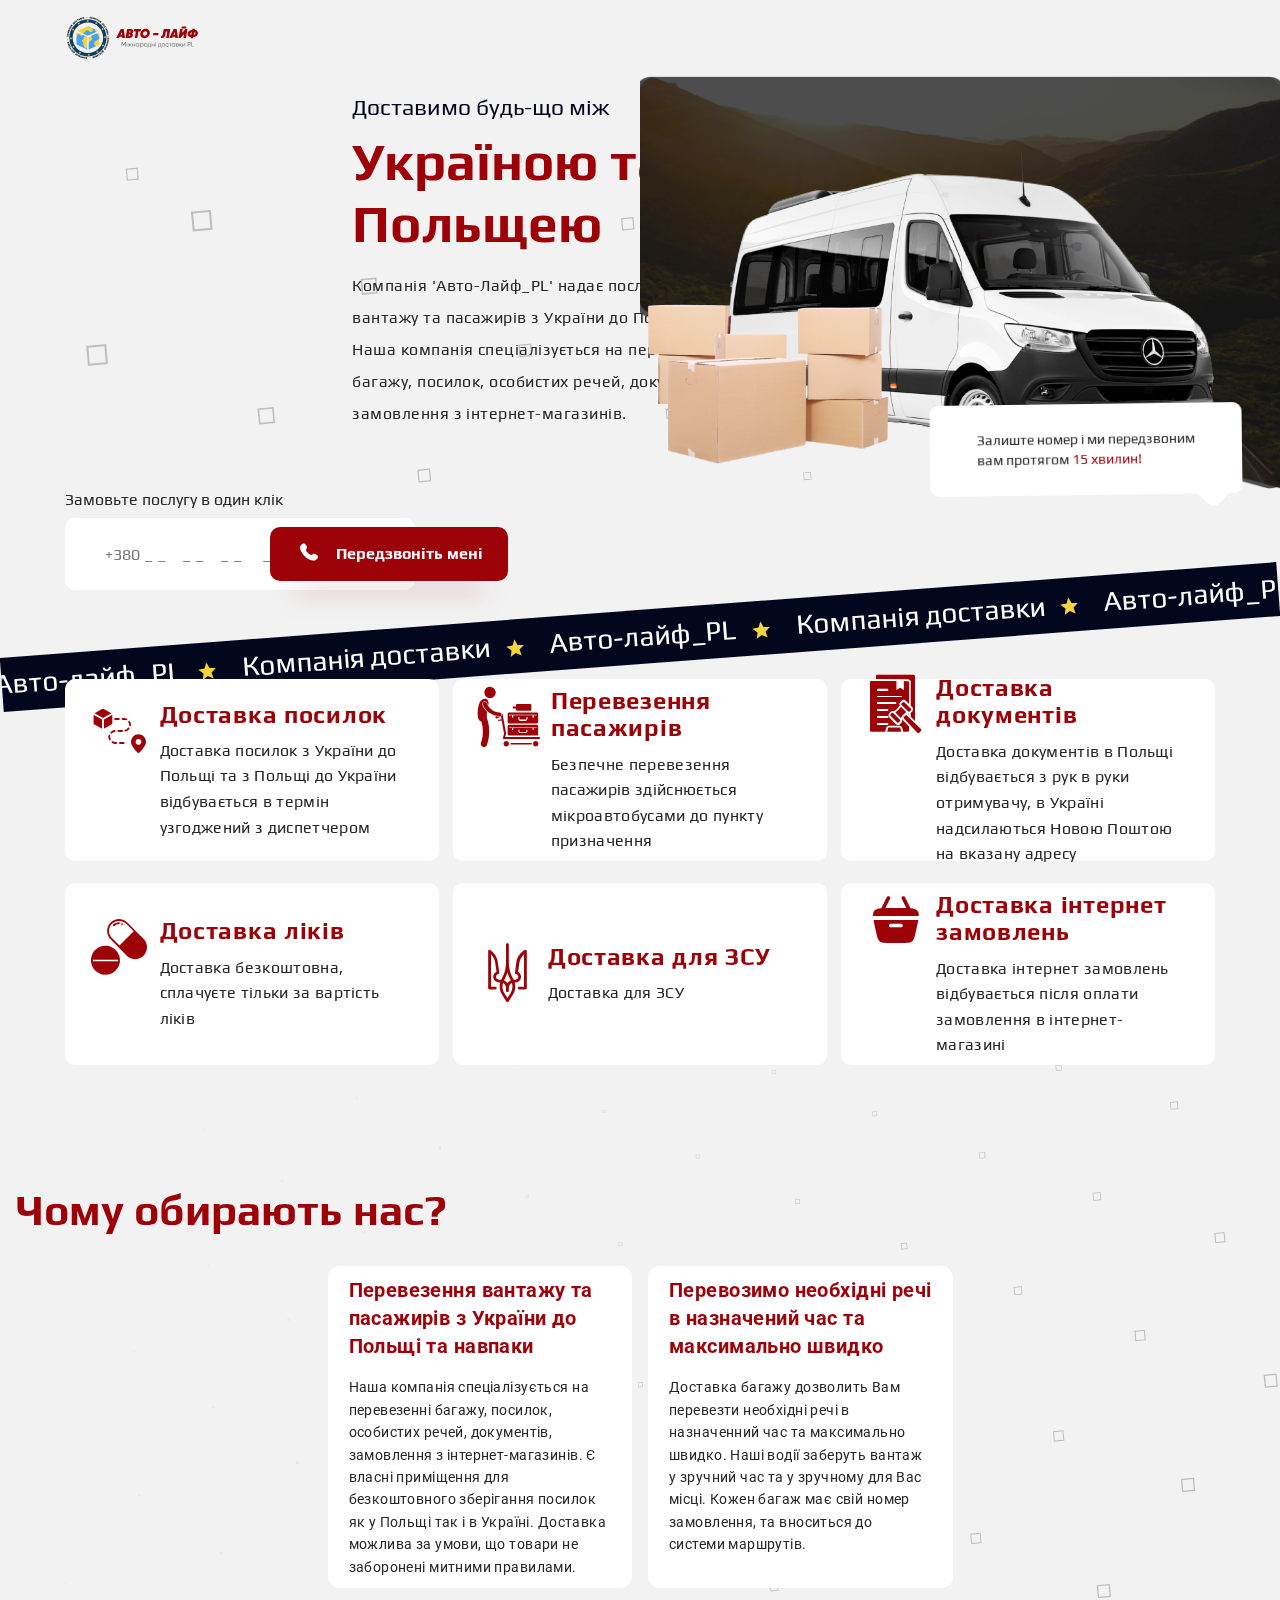
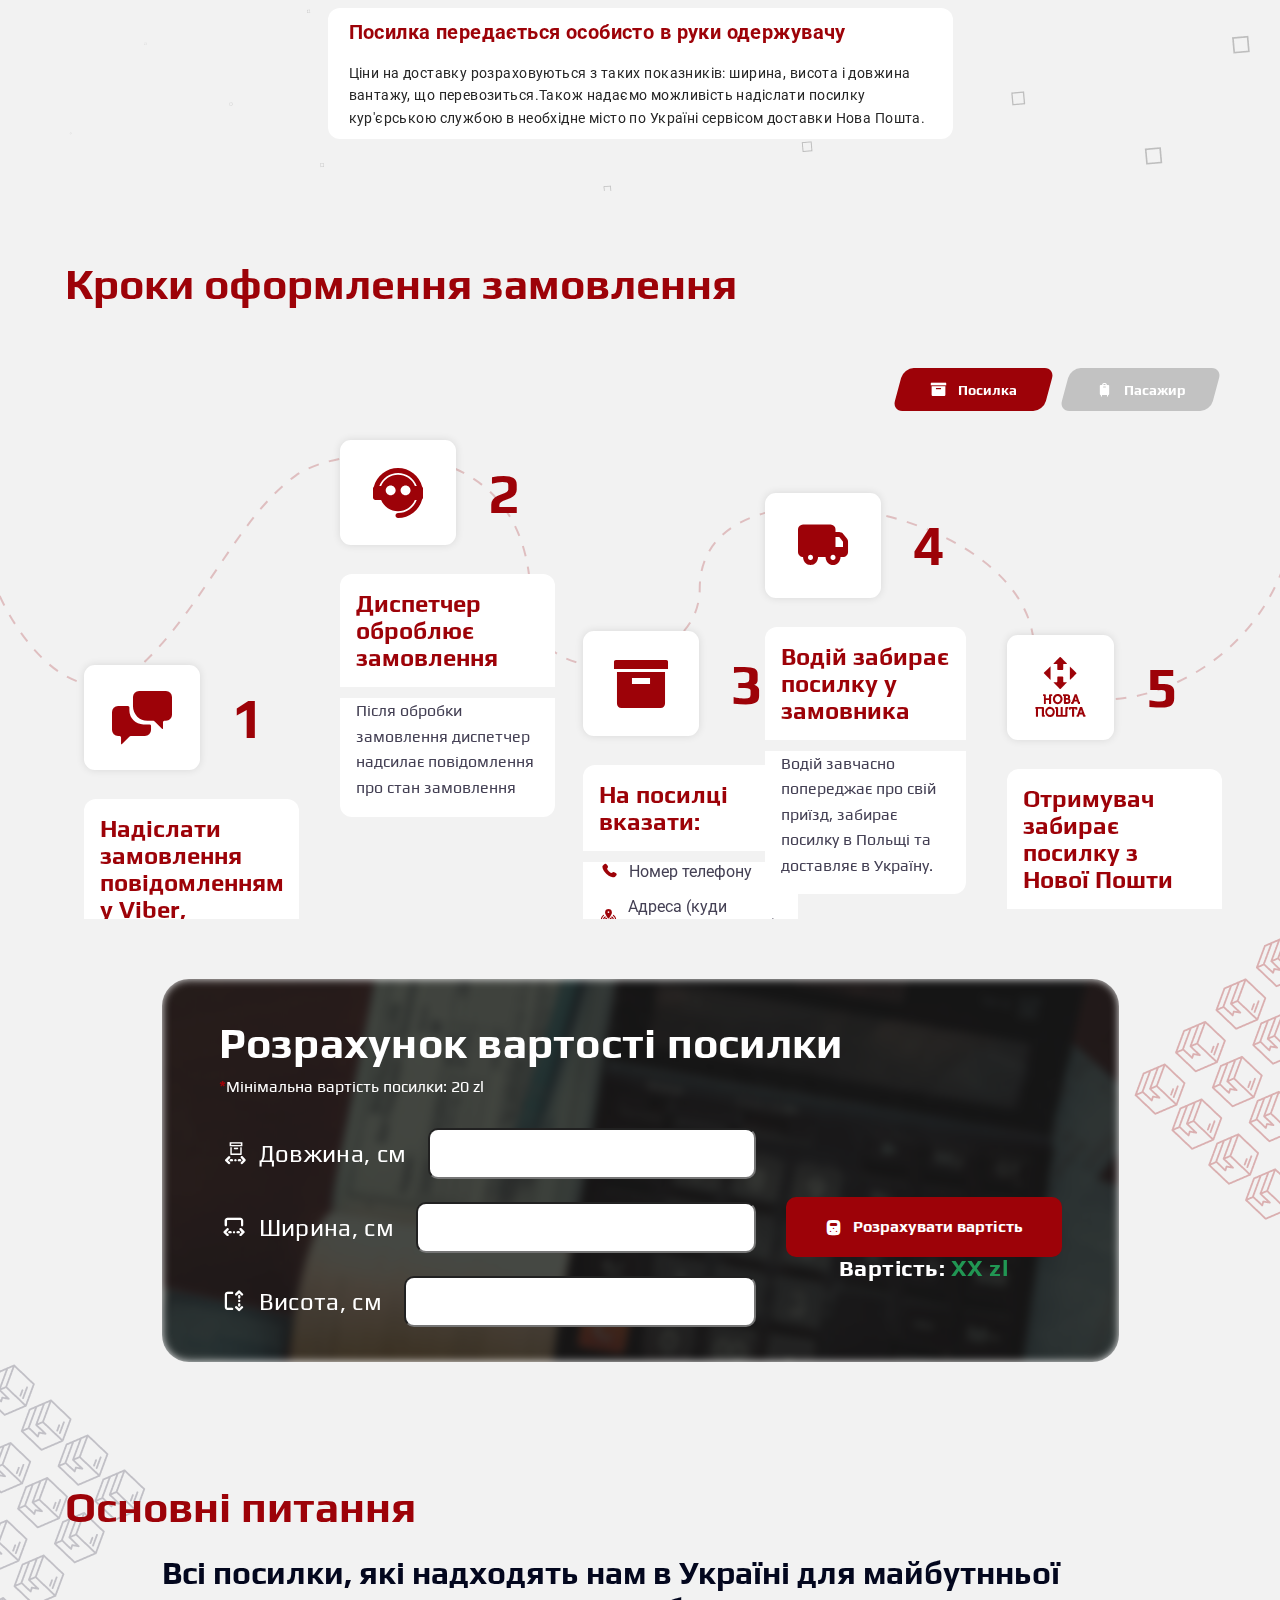
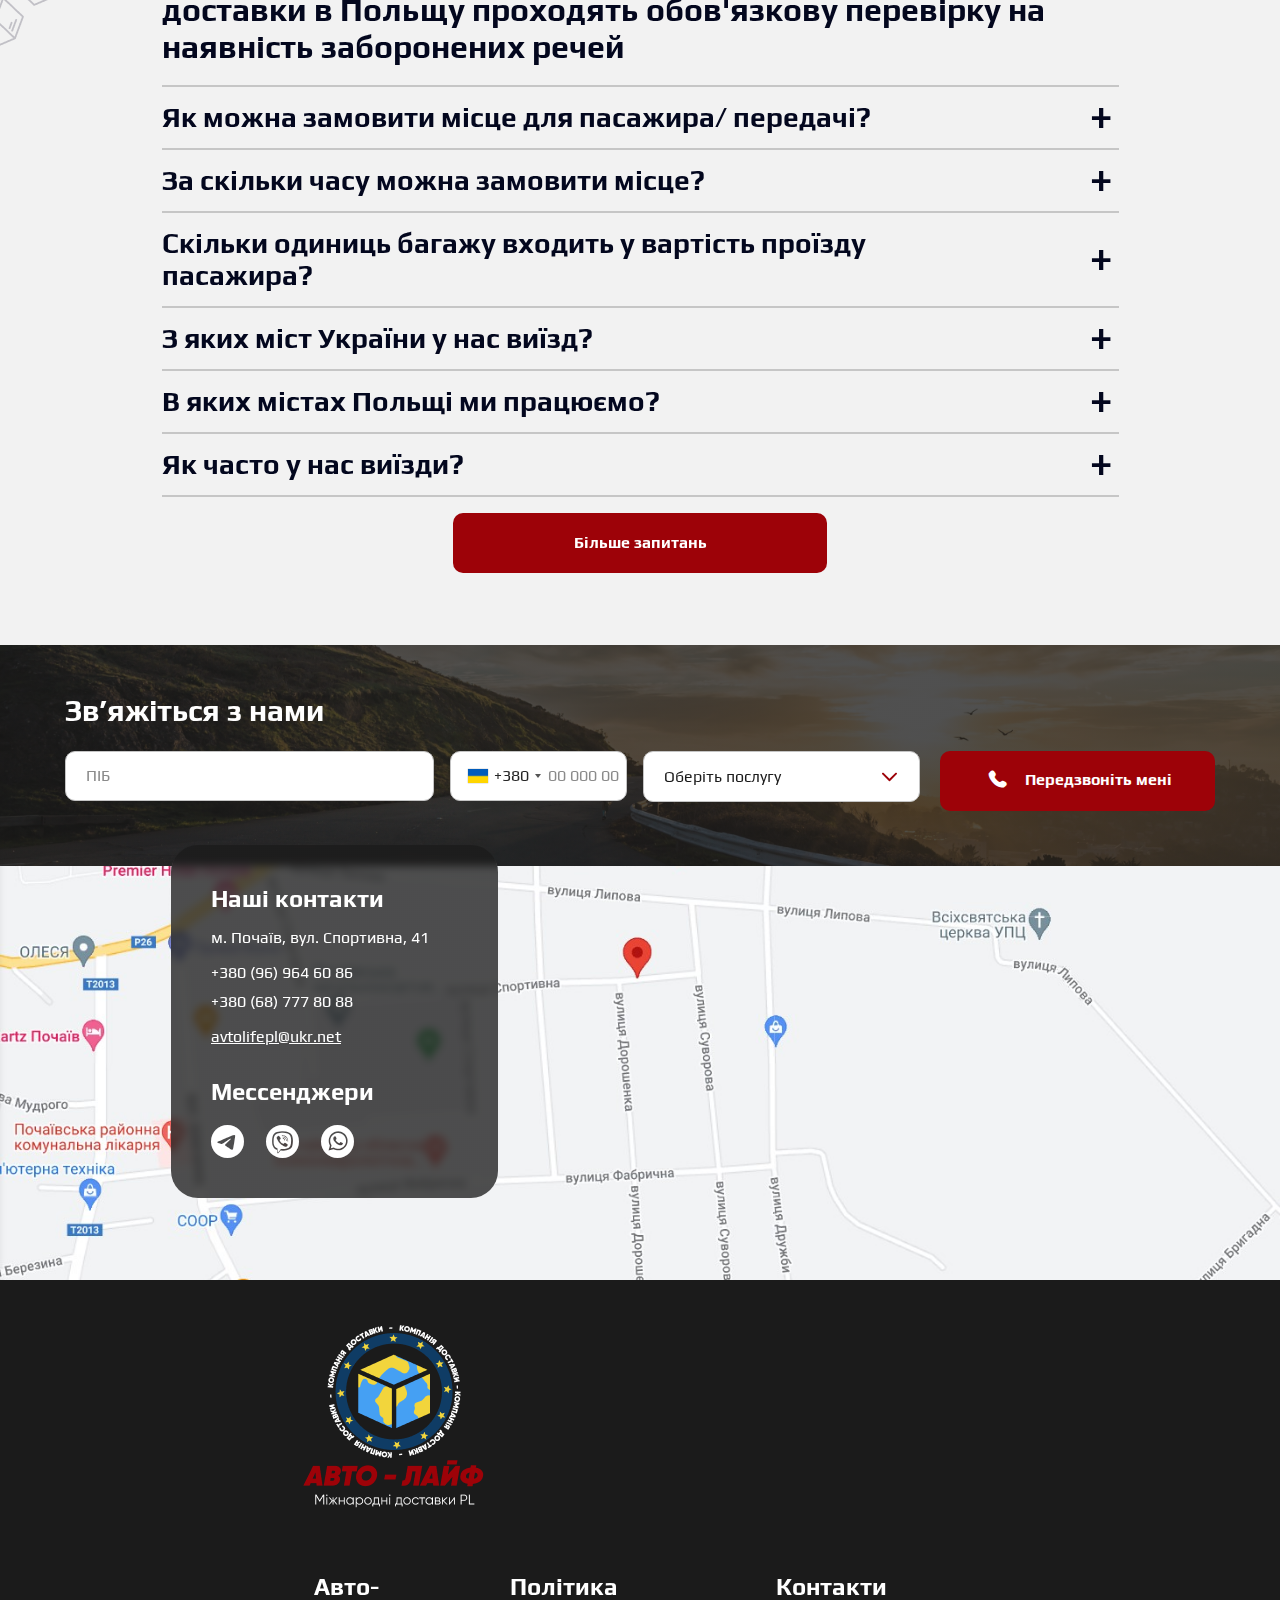
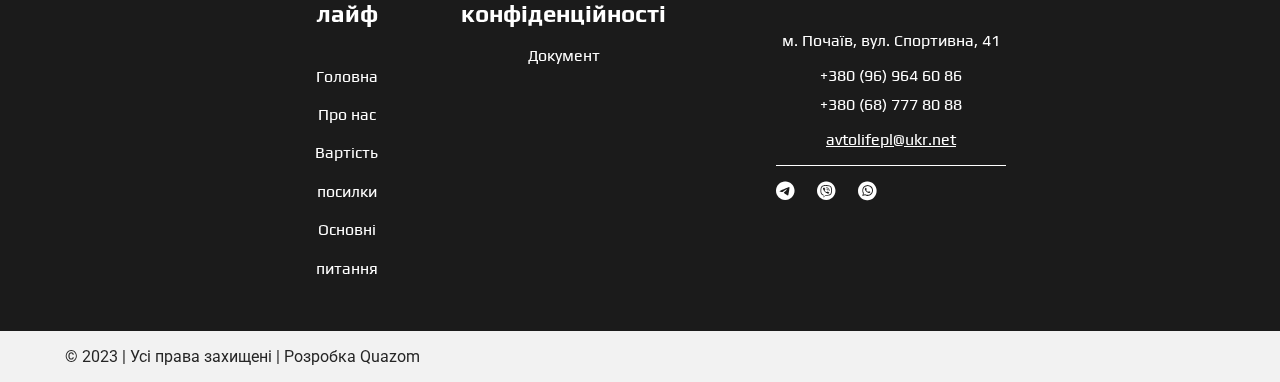
<file: index.html>
<!DOCTYPE html>
<html lang="uk">
  <head>
    <meta charset="UTF-8" />
    <meta http-equiv="X-UA-Compatible" content="IE=edge" />
    <meta name="viewport" content="width=device-width, initial-scale=1.0" />
    <link rel="preconnect" href="https://fonts.googleapis.com" />
    <link rel="preconnect" href="https://fonts.gstatic.com" crossorigin />
    <link
      href="https://fonts.googleapis.com/css2?family=Play:wght@400;700&family=Roboto:wght@400;700&display=swap"
      rel="stylesheet"
    />
    <link rel="stylesheet" href="./css/modern-normalize.min.css" />
    <link rel="stylesheet" href="./css/iconfonts.css" />
    <link rel="stylesheet" href="./css/accordion.min.css" />
    <link rel="stylesheet" href="./css/intlTelInput.min.css" />
    <link rel="stylesheet" href="./css/main.css" />
    <title>Авто-лайф</title>
  </head>
  <body class="fixed">
    <div class="preloader">
      <div class="preloader__spinner"></div>
    </div>

    <header class="header section--anchor" id="head">
      <div class="container">
        <div class="header__wraper">
          <a href="" class="logo">
            
            <svg class="logo__svg" width="189" height="63" viewBox="0 0 189 63" fill="none" xmlns="http://www.w3.org/2000/svg">
               <mask id="mask0_2947_3007" style="mask-type:alpha" maskUnits="userSpaceOnUse" x="15" y="14" width="33" height="34">
               <path d="M15.0312 23.0993L30.3979 29.8941V47.8742L15.0312 40.8703V23.0993Z" fill="#D9D9D9"/>
               <path d="M31.2342 14.4229L46.6009 21.3222L31.2342 28.117L15.9721 21.3222L31.2342 14.4229Z" fill="#D9D9D9"/>
               <path d="M32.3841 47.8742L47.7508 41.0794V23.0993L32.3841 30.1032V47.8742Z" fill="#D9D9D9"/>
               </mask>
               <g mask="url(#mask0_2947_3007)">
               <path d="M50.1542 31.7758C50.1542 32.4991 50.113 33.2164 50.0307 33.9221C49.4544 39.0083 46.8495 43.4772 43.0451 46.5114C39.8287 49.0633 35.7597 50.5922 31.3378 50.5922C20.9477 50.5922 12.5215 42.166 12.5215 31.7758C12.5215 30.3411 12.6802 28.9416 12.986 27.6009C14.8853 19.2159 22.3824 12.9595 31.3378 12.9595C35.6127 12.9595 39.5523 14.3883 42.7158 16.7874C46.8319 19.9156 49.6191 24.7079 50.0836 30.1588C50.1306 30.688 50.1542 31.229 50.1542 31.7758Z" fill="#45A0F3"/>
               <path d="M38.2649 21.0622L37.7357 22.0324C37.2594 22.9086 36.1598 23.2261 35.2955 22.7381L31.5498 20.6506C30.5796 20.1508 29.4153 20.2802 28.5745 20.974C27.028 22.25 24.6936 24.3845 24.1468 26.0309C23.3 28.5476 22.1005 28.2477 20.9656 27.8949C19.8249 27.5303 19.4015 27.1129 19.2839 26.3308C19.1663 25.5488 17.6669 24.8902 17.0024 25.9721C16.8025 26.3014 16.6379 26.6248 16.4909 26.9188C16.2204 27.4715 16.0734 28.0596 15.9617 28.6593C15.9087 28.9357 15.7794 29.2415 15.4442 29.3297C15.015 29.4473 13.7743 28.8063 12.9863 27.6009C14.8856 19.2159 22.3827 12.9594 31.3381 12.9594L32.2848 15.0292C32.4318 15.3585 32.7023 15.6114 33.0316 15.7407L37.0301 17.3342C37.4123 17.4871 37.7004 17.8047 37.8239 18.1986L38.3766 20.0332C38.4766 20.3801 38.4354 20.7506 38.2649 21.0622ZM50.0839 30.1588L48.0553 30.4351C47.238 30.5468 46.5206 29.8824 46.5676 29.0651L46.597 28.5182C46.6147 28.1242 46.4794 27.742 46.2148 27.4539C45.2093 26.3543 43.8393 24.4727 42.7338 22.8909C41.5813 21.2386 41.4637 19.0748 42.4339 17.299L42.7161 16.7874C46.8322 19.9156 49.6194 24.7079 50.0839 30.1588ZM50.031 33.922C49.4548 39.0083 46.8499 43.4772 43.0454 46.5113H43.0278L42.4398 43.3537C42.3398 42.8245 42.0341 42.3541 41.5872 42.0483L40.958 41.6073C40.5111 41.2957 40.3053 40.7253 40.4699 40.1961L40.8757 38.879L40.6699 37.7323C40.5582 37.0679 40.9345 36.427 41.5695 36.2153L43.4629 35.5743C43.7746 35.4744 44.0509 35.298 44.2744 35.0628L45.6738 33.6104C46.256 33.0165 47.1321 32.8224 47.9142 33.1106L50.0251 33.9161C50.0251 33.9161 50.0251 33.922 50.031 33.922ZM36.2186 28.8828L36.9713 30.635C37.6651 32.2521 37.0889 34.1278 35.6012 35.0745L33.5843 36.3623L31.6027 39.6904V42.2541L30.4796 45.941C30.4796 45.941 28.0041 47.605 26.5223 44.9943V44.0358C26.5223 43.5948 26.3048 43.1773 25.9461 42.9245L25.605 42.6834C25.1287 42.3482 24.8289 41.8249 24.7701 41.2486L24.5172 38.5497C24.4761 38.091 24.2938 37.65 23.9939 37.2972L23.0178 36.1212C22.5768 35.592 22.6709 34.7982 23.2295 34.3866L23.6646 34.069C23.9468 33.8573 24.1879 33.5927 24.3643 33.287L26.6576 29.3414L28.551 28.4829C28.8685 28.3418 29.2213 28.3183 29.5506 28.43L30.3503 28.6887C30.8207 28.8416 31.3381 28.7358 31.7027 28.4006L32.1202 28.0302C32.373 27.8008 32.7023 27.6774 33.0434 27.6774H34.384C35.1837 27.6774 35.907 28.1536 36.2186 28.8828Z" fill="#F2D53C"/>
               </g>
               <path fill-rule="evenodd" clip-rule="evenodd" d="M31.3557 53.0675C43.4219 53.0675 53.2036 43.2858 53.2036 31.2196C53.2036 19.1534 43.4219 9.37173 31.3557 9.37173C19.2895 9.37173 9.50784 19.1534 9.50784 31.2196C9.50784 43.2858 19.2895 53.0675 31.3557 53.0675ZM31.3557 57.8761C46.0777 57.8761 58.0122 45.9416 58.0122 31.2196C58.0122 16.4976 46.0777 4.56311 31.3557 4.56311C16.6337 4.56311 4.69922 16.4976 4.69922 31.2196C4.69922 45.9416 16.6337 57.8761 31.3557 57.8761Z" fill="#0F3C65"/>
               <path d="M54.8003 30.2265L54.118 31.3571L55.404 31.058L56.2684 32.0559L56.3818 30.7406L57.5938 30.2265L56.3818 29.7125L56.2684 28.3971L55.404 29.3951L54.118 29.096L54.8003 30.2265Z" fill="#F2D53C"/>
               <path d="M52.2578 41.6873L51.0976 42.3179L52.3584 42.7099L52.5999 44.0078L53.3626 42.9302L54.6681 43.0993L53.8822 42.0431L54.4492 40.8509L53.1989 41.275L52.2404 40.3669L52.2578 41.6873Z" fill="#F2D53C"/>
               <path d="M44.6421 50.7066L43.3221 50.6698L44.216 51.6416L43.7735 52.8854L44.974 52.3361L46.0184 53.1375L45.8686 51.8296L46.9574 51.0829L45.6631 50.8223L45.2898 49.5558L44.6421 50.7066Z" fill="#F2D53C"/>
               <path d="M32.6741 54.6944L31.5569 53.9904L31.8312 55.2819L30.8167 56.1269L32.1296 56.2657L32.6202 57.4873L33.1575 56.2855L34.4748 56.1975L33.4937 55.314L33.8176 54.034L32.6741 54.6944Z" fill="#F2D53C"/>
               <path d="M20.4378 51.8902L19.8286 50.7186L19.4136 51.972L18.1114 52.1895L19.1748 52.9719L18.9818 54.2741L20.0522 53.5078L21.2338 54.0966L20.8327 52.8388L21.7583 51.8971L20.4378 51.8902Z" fill="#F2D53C"/>
               <path d="M11.5959 43.8846L11.662 42.5657L10.6706 43.4379L9.4369 42.9679L9.9595 44.1803L9.13517 45.2067L10.4461 45.0859L11.1685 46.1909L11.4577 44.9027L12.7321 44.5576L11.5959 43.8846Z" fill="#F2D53C"/>
               <path d="M8.06702 32.1118L8.79249 31.0084L7.49586 31.2577L6.67063 30.2272L6.50655 31.5371L5.27566 32.004L6.46688 32.5645L6.52947 33.8832L7.4317 32.9193L8.70525 33.2678L8.06702 32.1118Z" fill="#F2D53C"/>
               <path d="M10.8751 19.9221L12.0599 19.3389L10.8159 18.8963L10.6271 17.5897L9.8215 18.6356L8.52383 18.4139L9.26641 19.5009L8.65173 20.6693L9.91808 20.296L10.8391 21.2421L10.8751 19.9221Z" fill="#F2D53C"/>
               <path d="M18.9131 11.6066L20.2302 11.7019L19.3802 10.6914L19.8775 9.46843L18.6538 9.96399L17.646 9.11707L17.7376 10.4303L16.6168 11.1281L17.8983 11.4457L18.2151 12.7275L18.9131 11.6066Z" fill="#F2D53C"/>
               <path d="M31.0061 7.91567L32.0924 8.66647L31.8732 7.36443L32.9225 6.56326L31.6167 6.36891L31.1784 5.12755L30.5906 6.30549L29.2708 6.33754L30.2135 7.26184L29.8356 8.52698L31.0061 7.91567Z" fill="#F2D53C"/>
               <path d="M42.9074 10.7855L43.4644 11.9828L43.9342 10.7488L45.2447 10.5888L44.2168 9.7604L44.4669 8.46792L43.3638 9.18642L42.2093 8.5462L42.5546 9.82045L41.5885 10.7204L42.9074 10.7855Z" fill="#F2D53C"/>
               <path d="M51.3923 19.13L51.2726 20.4451L52.2987 19.614L53.5122 20.1339L53.0395 18.9012L53.9049 17.9092L52.5902 17.9765L51.9134 16.843L51.572 18.1183L50.2845 18.4113L51.3923 19.13Z" fill="#F2D53C"/>
               <path d="M60.3973 32.574L59.0916 33.3039L59.119 32.5154L60.2061 31.9344L59.1405 31.8973L59.1652 31.1869L61.6516 31.2733L61.6269 31.9837L60.6324 31.9492L61.6067 32.5663L61.5793 33.3548L60.3973 32.574Z" fill="#1E1E1E"/>
               <path d="M59.1521 35.4709C58.9353 35.1895 58.8489 34.8653 58.893 34.4983C58.937 34.1313 59.0978 33.8356 59.3753 33.6112C59.6573 33.3897 59.9794 33.3007 60.3417 33.3442C60.7063 33.388 60.9971 33.5505 61.2139 33.8319C61.433 34.1136 61.5204 34.4391 61.4761 34.8084C61.4318 35.1778 61.2699 35.4722 60.9906 35.6916C60.7131 35.916 60.392 36.0064 60.0274 35.9626C59.6651 35.9191 59.3733 35.7552 59.1521 35.4709ZM59.8061 34.1677C59.6794 34.2694 59.6055 34.4073 59.5846 34.5814C59.5637 34.7555 59.603 34.9057 59.7023 35.0322C59.8038 35.1613 59.9404 35.2362 60.1121 35.2568C60.2838 35.2774 60.4331 35.2369 60.5598 35.1352C60.6887 35.0361 60.7635 34.8995 60.7844 34.7254C60.8053 34.5513 60.7651 34.3997 60.6636 34.2706C60.5643 34.1441 60.4287 34.0706 60.257 34.0499C60.0876 34.0296 59.9373 34.0689 59.8061 34.1677Z" fill="#1E1E1E"/>
               <path d="M60.8105 38.2366L60.6587 38.931L58.2282 38.3998L58.3799 37.7053L59.564 37.9641L58.7726 37.2236L58.7863 37.1611L59.8144 36.8183L58.6304 36.5595L58.7822 35.865L61.2127 36.3963L61.061 37.0908L59.9461 37.4474L60.8105 38.2366Z" fill="#1E1E1E"/>
               <path d="M60.5217 39.3824L59.9323 41.2462L57.5602 40.4961L57.7745 39.8184L59.4892 40.3606L59.65 39.8523L57.9352 39.31L58.1495 38.6323L60.5217 39.3824Z" fill="#1E1E1E"/>
               <path d="M56.6235 42.813L56.9132 42.106L57.2416 42.1483L57.5138 41.484L57.2502 41.2838L57.54 40.5767L59.5415 42.2535L59.2262 43.0231L56.6235 42.813ZM58.611 42.3216L57.9821 41.8411L57.8257 42.2226L58.611 42.3216Z" fill="#1E1E1E"/>
               <path d="M57.4644 44.6897L58.2514 45.0866L57.9313 45.7213L55.7099 44.601L56.03 43.9663L56.8487 44.3792L57.1208 43.8397L56.302 43.4268L56.6221 42.7921L58.8436 43.9125L58.5235 44.5472L57.7364 44.1502L57.4644 44.6897Z" fill="#1E1E1E"/>
               <path d="M55.5253 44.8926L57.672 46.1502L57.3127 46.7635L55.166 45.506L55.5253 44.8926Z" fill="#1E1E1E"/>
               <path d="M56.6164 47.8671L56.0669 48.6968L53.9927 47.3229L54.3852 46.7303L55.0371 47.1621L55.0861 47.088L54.6894 46.271L55.1212 45.6191L55.5637 46.573C55.7001 46.4957 55.8413 46.4584 55.9872 46.4613C56.1351 46.4654 56.2752 46.5113 56.4076 46.599C56.6268 46.7442 56.7536 46.9348 56.7878 47.1706C56.8227 47.4097 56.7656 47.6419 56.6164 47.8671ZM55.9142 47.743L56.0633 47.5178C56.1052 47.4546 56.1208 47.3924 56.1101 47.3313C56.1001 47.2735 56.0644 47.2244 56.0032 47.1838C55.942 47.1432 55.8828 47.1296 55.8256 47.1429C55.7672 47.1582 55.718 47.1981 55.6781 47.2627L55.529 47.4879L55.9142 47.743Z" fill="#1E1E1E"/>
               <path d="M53.1751 52.1766L51.8404 50.9713L51.6617 51.1691L50.7966 50.3878L51.273 49.8602L51.6265 50.1794L52.3411 49.3881L51.9876 49.0689L52.4641 48.5413L53.3292 49.3227L53.153 49.5179C53.2199 49.7124 53.373 49.9177 53.6121 50.1337L54.3876 50.834L53.1751 52.1766ZM52.6599 50.0639L52.3168 50.4437L53.1662 51.2108L53.4258 50.9233L53.1304 50.6565C52.9036 50.4516 52.7467 50.2541 52.6599 50.0639Z" fill="#1E1E1E"/>
               <path d="M49.746 52.4412C49.7623 52.0863 49.9058 51.7831 50.1764 51.5314C50.4471 51.2797 50.7609 51.1578 51.1177 51.1657C51.476 51.1787 51.7794 51.3189 52.0279 51.5861C52.278 51.8551 52.3949 52.167 52.3787 52.5218C52.364 52.8784 52.2205 53.1833 51.9481 53.4366C51.6756 53.69 51.3619 53.8102 51.007 53.7973C50.6501 53.7893 50.3467 53.6509 50.0966 53.3819C49.8481 53.1147 49.7313 52.8011 49.746 52.4412ZM51.0871 51.8688C50.9247 51.8645 50.7792 51.9221 50.6508 52.0415C50.5224 52.1609 50.4553 52.301 50.4494 52.4617C50.4435 52.6258 50.4994 52.7712 50.6172 52.8979C50.735 53.0245 50.8751 53.09 51.0376 53.0942C51.1999 53.1018 51.3453 53.0459 51.4737 52.9265C51.6021 52.8071 51.6693 52.6653 51.6753 52.5013C51.6811 52.3405 51.6251 52.1968 51.5073 52.0701C51.3912 51.9452 51.2511 51.8781 51.0871 51.8688Z" fill="#1E1E1E"/>
               <path d="M48.1574 53.2292C48.4555 52.9987 48.7771 52.9073 49.1224 52.9549C49.471 53.0029 49.7576 53.1722 49.9822 53.4627C50.2068 53.7533 50.2985 54.0733 50.2571 54.4227C50.2162 54.7688 50.0467 55.0571 49.7486 55.2875C49.5686 55.4266 49.3685 55.5125 49.1481 55.5451C48.9258 55.5791 48.7151 55.5564 48.5158 55.4768L48.7877 54.8174C48.8688 54.8565 48.9577 54.8687 49.0541 54.854C49.1506 54.8394 49.2401 54.8001 49.3226 54.7364C49.4594 54.6306 49.5371 54.4986 49.5556 54.3405C49.5738 54.1858 49.5285 54.0381 49.4198 53.8975C49.3111 53.7569 49.1796 53.6759 49.0253 53.6544C48.8676 53.6326 48.7203 53.6745 48.5835 53.7803C48.4991 53.8455 48.4386 53.9222 48.402 54.0104C48.3635 54.1001 48.3537 54.1901 48.3725 54.2803L47.6659 54.3774C47.6376 54.1626 47.668 53.952 47.7569 53.7454C47.8439 53.5404 47.9775 53.3683 48.1574 53.2292Z" fill="#1E1E1E"/>
               <path d="M48.6827 56.0108L47.1084 57.0452L46.7298 56.469L47.2199 56.1469L46.2323 54.6439L46.8264 54.2536L47.814 55.7566L48.3041 55.4346L48.6827 56.0108Z" fill="#1E1E1E"/>
               <path d="M43.7129 56.096L44.3806 55.7244L44.6107 55.9624L45.238 55.6133L45.157 55.2924L45.8248 54.9208L46.3419 57.4802L45.6152 57.8846L43.7129 56.096ZM45.5724 56.9525L45.381 56.1846L45.0207 56.3851L45.5724 56.9525Z" fill="#1E1E1E"/>
               <path d="M42.7473 57.9321C42.5031 57.9112 42.3296 57.7887 42.2269 57.5647C42.1311 57.3558 42.1239 57.161 42.2052 56.9803C42.2876 56.8018 42.4558 56.6542 42.71 56.5377L43.6663 56.0992L44.7033 58.3606L43.8052 58.7725C43.5511 58.8891 43.332 58.923 43.1481 58.8744C42.9642 58.8258 42.8253 58.6992 42.7315 58.4946C42.6416 58.2986 42.6469 58.1111 42.7473 57.9321ZM43.5891 58.199L43.8024 58.1013L43.6631 57.7976L43.4158 57.9149C43.3291 57.9703 43.3055 58.0411 43.3451 58.1272C43.3668 58.1746 43.4008 58.2033 43.4471 58.2133C43.4923 58.2265 43.5396 58.2218 43.5891 58.199ZM43.2749 56.9511L43.0036 57.0756C42.9519 57.0993 42.9157 57.1341 42.8951 57.1801C42.8744 57.226 42.875 57.2727 42.8967 57.3201C42.9382 57.4105 43.0109 57.4411 43.1147 57.4117L43.4231 57.2742L43.2749 56.9511Z" fill="#1E1E1E"/>
               <path d="M41.0294 58.5898L39.8579 57.6596L40.5977 57.3852L41.5484 58.1698L41.1775 57.1701L41.844 56.9229L42.7093 59.2555L42.0428 59.5027L41.6967 58.5697L41.4963 59.7054L40.7565 59.9799L41.0294 58.5898Z" fill="#1E1E1E"/>
               <path d="M37.9217 58.1966L38.6056 58.0029L38.9155 59.0972L39.3579 57.7898L39.9051 57.6348L40.5831 60.0286L39.8991 60.2223L39.5892 59.128L39.1468 60.4354L38.5997 60.5904L37.9217 58.1966Z" fill="#1E1E1E"/>
               <path d="M33.6204 59.6492L35.0344 59.5015L35.0987 60.1166L33.6847 60.2643L33.6204 59.6492Z" fill="#1E1E1E"/>
               <path d="M28.9973 60.1471L28.308 58.8196L29.0953 58.8713L29.6425 59.9758L29.7124 58.9118L30.4217 58.9584L30.2587 61.441L29.5494 61.3944L29.6146 60.4014L28.9677 61.3562L28.1804 61.3045L28.9973 60.1471Z" fill="#1E1E1E"/>
               <path d="M26.1731 58.82C26.4602 58.6108 26.7866 58.5332 27.1522 58.5871C27.5179 58.641 27.8092 58.8097 28.0261 59.0931C28.2399 59.3809 28.3203 59.7053 28.267 60.0663C28.2135 60.4297 28.0432 60.7159 27.7561 60.9251C27.4686 61.1366 27.1409 61.2152 26.7728 61.161C26.4048 61.1067 26.1149 60.937 25.903 60.6519C25.6861 60.3685 25.6045 60.0451 25.658 59.6818C25.7112 59.3208 25.8829 59.0335 26.1731 58.82ZM27.4583 59.5088C27.36 59.3794 27.2241 59.3019 27.0506 59.2763C26.8772 59.2507 26.7259 59.2859 26.5968 59.3818C26.465 59.4798 26.3865 59.6143 26.3613 59.7854C26.336 59.9565 26.3726 60.1068 26.4708 60.2363C26.5664 60.3677 26.701 60.4462 26.8744 60.4718C27.0479 60.4974 27.2005 60.4612 27.3323 60.3633C27.4614 60.2673 27.5386 60.1338 27.5638 59.9627C27.5887 59.7939 27.5535 59.6426 27.4583 59.5088Z" fill="#1E1E1E"/>
               <path d="M23.3258 60.3809L22.6363 60.208L23.2413 57.7948L23.9308 57.9677L23.6361 59.1433L24.4004 58.3748L24.4624 58.3904L24.7738 59.4285L25.0685 58.2529L25.758 58.4258L25.153 60.839L24.4635 60.6661L24.141 59.541L23.3258 60.3809Z" fill="#1E1E1E"/>
               <path d="M22.1936 60.0541L20.3484 59.4088L21.1697 57.0603L21.8407 57.295L21.247 58.9926L21.7502 59.1686L22.3439 57.471L23.0149 57.7056L22.1936 60.0541Z" fill="#1E1E1E"/>
               <path d="M18.9131 56.0638L19.6112 56.3745L19.559 56.7015L20.2149 56.9934L20.423 56.7359L21.1211 57.0466L19.3852 58.9972L18.6254 58.659L18.9131 56.0638ZM19.345 58.0651L19.8441 57.4508L19.4674 57.2831L19.345 58.0651Z" fill="#1E1E1E"/>
               <path d="M16.977 56.8257L16.5541 57.5991L15.9305 57.258L17.1241 55.0751L17.7478 55.4162L17.3079 56.2207L17.838 56.5106L18.2779 55.7061L18.9016 56.0471L17.708 58.23L17.0843 57.8889L17.5072 57.1156L16.977 56.8257Z" fill="#1E1E1E"/>
               <path d="M16.8683 54.9005L15.5481 57.0093L14.9456 56.6321L16.2657 54.5233L16.8683 54.9005Z" fill="#1E1E1E"/>
               <path d="M13.8396 55.885L13.0284 55.3085L14.4698 53.2806L15.0492 53.6924L14.5962 54.3298L14.6686 54.3812L15.4982 54.0116L16.1356 54.4646L15.1676 54.8755C15.2404 55.0144 15.273 55.1567 15.2653 55.3025C15.2563 55.4501 15.2058 55.5886 15.1138 55.718C14.9614 55.9324 14.7668 56.0528 14.53 56.0793C14.2899 56.1063 14.0597 56.0415 13.8396 55.885ZM13.9867 55.1872L14.2069 55.3437C14.2687 55.3877 14.3303 55.4053 14.3917 55.3966C14.4498 55.3885 14.5001 55.3545 14.5427 55.2946C14.5852 55.2348 14.6008 55.176 14.5893 55.1185C14.576 55.0596 14.5377 55.0091 14.4745 54.9671L14.2544 54.8106L13.9867 55.1872Z" fill="#1E1E1E"/>
               <path d="M9.67137 52.3432L10.915 51.0441L10.7225 50.8598L11.5286 50.0177L12.0421 50.5092L11.7128 50.8533L12.483 51.5906L12.8123 51.2466L13.3258 51.7381L12.5196 52.5802L12.3297 52.3984C12.1332 52.4596 11.9236 52.6066 11.7008 52.8394L10.9782 53.5942L9.67137 52.3432ZM11.7982 51.8896L11.4285 51.5357L10.6371 52.3624L10.9169 52.6303L11.1922 52.3427C11.4036 52.1219 11.6056 51.9709 11.7982 51.8896Z" fill="#1E1E1E"/>
               <path d="M9.49948 48.8914C9.8536 48.9192 10.152 49.0725 10.3947 49.3513C10.6374 49.6301 10.749 49.9477 10.7294 50.3041C10.7046 50.6617 10.5547 50.9604 10.2795 51.2C10.0025 51.4412 9.6869 51.5478 9.33278 51.52C8.97688 51.4937 8.67679 51.3402 8.43252 51.0597C8.18825 50.7791 8.07836 50.4616 8.10287 50.1073C8.12248 49.7509 8.27079 49.4521 8.54778 49.211C8.82299 48.9714 9.14022 48.8648 9.49948 48.8914ZM10.0277 50.2505C10.0373 50.0882 9.98446 49.941 9.86933 49.8087C9.75419 49.6765 9.6164 49.6048 9.45594 49.5937C9.29213 49.5824 9.145 49.6335 9.01454 49.7471C8.88409 49.8607 8.81409 49.9986 8.80454 50.1608C8.79166 50.3229 8.84278 50.47 8.95792 50.6022C9.07305 50.7345 9.21252 50.8063 9.37632 50.8176C9.53679 50.8287 9.68224 50.7775 9.8127 50.6639C9.94137 50.5519 10.013 50.4141 10.0277 50.2505Z" fill="#1E1E1E"/>
               <path d="M8.78073 47.3113C9.00235 47.616 9.08435 47.9402 9.02672 48.2839C8.96857 48.6309 8.79099 48.9125 8.49399 49.1285C8.19699 49.3446 7.87445 49.4268 7.52638 49.3753C7.18162 49.3243 6.89843 49.1464 6.67681 48.8418C6.543 48.6578 6.46302 48.4552 6.43687 48.234C6.40933 48.0108 6.43822 47.8008 6.52357 47.604L7.17478 47.895C7.13333 47.975 7.11853 48.0634 7.13038 48.1602C7.14224 48.2571 7.17883 48.3477 7.24016 48.432C7.34191 48.5719 7.47153 48.6534 7.62901 48.6765C7.78319 48.6992 7.93213 48.6582 8.07584 48.5537C8.21955 48.4491 8.30437 48.32 8.33032 48.1664C8.35678 48.0094 8.31914 47.861 8.21739 47.7211C8.15466 47.6349 8.07975 47.5722 7.99264 47.533C7.90414 47.4919 7.81451 47.4795 7.72375 47.4957L7.64738 46.7865C7.86287 46.7645 8.07253 46.801 8.27636 46.8959C8.4788 46.9889 8.64692 47.1274 8.78073 47.3113Z" fill="#1E1E1E"/>
               <path d="M5.99095 47.765L5.00319 46.161L5.59031 45.7995L5.89782 46.2988L7.42916 45.3558L7.8019 45.961L6.27056 46.9041L6.57807 47.4034L5.99095 47.765Z" fill="#1E1E1E"/>
               <path d="M6.03847 42.7606L6.38762 43.4403L6.14206 43.6623L6.47009 44.3009L6.7936 44.2307L7.14275 44.9104L4.56756 45.3421L4.18755 44.6023L6.03847 42.7606ZM5.12051 44.5906L5.89442 44.4248L5.70605 44.0581L5.12051 44.5906Z" fill="#1E1E1E"/>
               <path d="M4.25 41.7912C4.27822 41.5478 4.40581 41.378 4.63277 41.282C4.84445 41.1925 5.03938 41.1911 5.21756 41.2778C5.39355 41.3654 5.53601 41.538 5.64493 41.7955L6.05475 42.7645L3.76335 43.7336L3.37844 42.8236C3.26953 42.5661 3.2421 42.3462 3.29617 42.1638C3.35024 41.9814 3.48093 41.8464 3.68825 41.7587C3.88684 41.6747 4.07409 41.6855 4.25 41.7912ZM3.95809 42.6248L4.04947 42.8408L4.35717 42.7107L4.24729 42.46C4.1945 42.3717 4.12447 42.346 4.03718 42.3829C3.98917 42.4032 3.95945 42.4364 3.94803 42.4824C3.93351 42.5271 3.93686 42.5746 3.95809 42.6248ZM5.21481 42.3479L5.09851 42.0729C5.07636 42.0206 5.04262 41.9834 4.9973 41.9614C4.95198 41.9394 4.90531 41.9386 4.8573 41.9589C4.76565 41.9976 4.73295 42.0693 4.75921 42.174L4.88747 42.4864L5.21481 42.3479Z" fill="#1E1E1E"/>
               <path d="M3.64057 40.0526L4.60555 38.9097L4.85759 39.6574L4.04474 40.584L5.05513 40.2434L5.2822 40.917L2.9246 41.7117L2.69754 41.0381L3.64058 40.7203L2.51135 40.4858L2.25931 39.7381L3.64057 40.0526Z" fill="#1E1E1E"/>
               <path d="M4.11729 36.9308L4.29016 37.6203L3.18696 37.8969L4.48031 38.3788L4.61861 38.9304L2.20536 39.5354L2.03249 38.8459L3.13569 38.5693L1.84234 38.0875L1.70404 37.5359L4.11729 36.9308Z" fill="#1E1E1E"/>
               <path d="M2.79094 32.568L2.89505 33.9858L2.27828 34.0311L2.17417 32.6132L2.79094 32.568Z" fill="#1E1E1E"/>
               <path d="M2.41798 28.0477L3.76363 27.3945L3.69071 28.1802L2.57186 28.6974L3.63355 28.7959L3.56786 29.5037L1.09057 29.2738L1.15626 28.566L2.14718 28.658L1.21013 27.9856L1.28305 27.2L2.41798 28.0477Z" fill="#1E1E1E"/>
               <path d="M3.82229 25.2598C4.02256 25.5532 4.09015 25.8818 4.02507 26.2457C3.95998 26.6095 3.78246 26.8955 3.49249 27.1036C3.19828 27.3085 2.87157 27.3789 2.51238 27.3146C2.15085 27.25 1.86995 27.0709 1.66968 26.7776C1.46709 26.4838 1.39854 26.1538 1.46404 25.7876C1.52954 25.4214 1.70802 25.1368 1.99949 24.9338C2.28945 24.7257 2.6152 24.654 2.97673 24.7186C3.33593 24.7829 3.61778 24.9633 3.82229 25.2598ZM3.09442 26.5233C3.22682 26.4291 3.30845 26.2956 3.33933 26.123C3.3702 25.9504 3.33967 25.7981 3.24774 25.6661C3.15389 25.5314 3.02184 25.4488 2.85157 25.4184C2.6813 25.3879 2.52996 25.4198 2.39756 25.5141C2.26325 25.6056 2.18065 25.7376 2.14978 25.9102C2.11891 26.0828 2.15039 26.2365 2.24424 26.3712C2.33617 26.5032 2.46727 26.5844 2.63754 26.6149C2.80547 26.6449 2.95777 26.6144 3.09442 26.5233Z" fill="#1E1E1E"/>
               <path d="M2.34692 22.3307L2.54064 21.6468L4.93441 22.3248L4.74069 23.0087L3.57458 22.6784L4.31944 23.4657L4.302 23.5272L3.25495 23.8069L4.42106 24.1372L4.22734 24.8212L1.83357 24.1431L2.02728 23.4592L3.16171 23.171L2.34692 22.3307Z" fill="#1E1E1E"/>
               <path d="M2.68791 21.2428L3.38835 19.4178L5.71109 20.3092L5.45638 20.9729L3.77738 20.3285L3.58634 20.8262L5.26535 21.4706L5.01064 22.1343L2.68791 21.2428Z" fill="#1E1E1E"/>
               <path d="M6.78445 18.0432L6.45307 18.7318L6.12784 18.6699L5.81649 19.3168L6.06773 19.5324L5.73634 20.221L3.83825 18.4279L4.19892 17.6785L6.78445 18.0432ZM4.77119 18.4154L5.37035 18.9325L5.54915 18.561L4.77119 18.4154Z" fill="#1E1E1E"/>
               <path d="M6.08766 16.0634L5.3271 15.6179L5.68639 15.0045L7.83313 16.262L7.47383 16.8754L6.68261 16.4119L6.37721 16.9333L7.16843 17.3967L6.80914 18.0101L4.66241 16.7526L5.0217 16.1392L5.78226 16.5847L6.08766 16.0634Z" fill="#1E1E1E"/>
               <path d="M7.97355 16.0703L5.90437 14.6889L6.29906 14.0977L8.36825 15.4791L7.97355 16.0703Z" fill="#1E1E1E"/>
               <path d="M7.11483 12.956L7.71483 12.162L9.69973 13.662L9.27116 14.2291L8.64733 13.7577L8.59376 13.8286L8.93902 14.6686L8.46759 15.2925L8.08517 14.3129C7.94417 14.3816 7.80095 14.41 7.65551 14.3981C7.50817 14.3848 7.37118 14.3302 7.24452 14.2345C7.03469 14.076 6.92002 13.8779 6.90051 13.6404C6.88053 13.3996 6.95197 13.1715 7.11483 12.956ZM7.808 13.1234L7.64515 13.3389C7.59943 13.3994 7.58002 13.4605 7.5869 13.5221C7.59332 13.5804 7.62584 13.6317 7.68444 13.676C7.74304 13.7203 7.80127 13.7375 7.85912 13.7278C7.9184 13.7162 7.96995 13.6794 8.01377 13.6175L8.17663 13.402L7.808 13.1234Z" fill="#1E1E1E"/>
               <path d="M10.7282 8.93392L11.9906 10.2148L12.1805 10.0277L12.9988 10.858L12.4925 11.357L12.1582 11.0178L11.3988 11.7662L11.7331 12.1054L11.2268 12.6044L10.4085 11.7741L10.5958 11.5895C10.5403 11.3914 10.3994 11.1776 10.1732 10.948L9.43974 10.2038L10.7282 8.93392ZM11.1198 11.073L11.4843 10.7138L10.681 9.89867L10.4051 10.1706L10.6845 10.4541C10.8991 10.6718 11.0442 10.8781 11.1198 11.073Z" fill="#1E1E1E"/>
               <path d="M14.2053 8.83393C14.1672 9.18709 14.0052 9.48092 13.7195 9.71542C13.4338 9.94991 13.1131 10.0522 12.7574 10.0222C12.4006 9.98706 12.1064 9.82846 11.875 9.54639C11.642 9.26249 11.5445 8.94396 11.5827 8.5908C11.6193 8.23581 11.7814 7.94031 12.069 7.70431C12.3566 7.46831 12.6771 7.36772 13.0306 7.40253C13.3862 7.4325 13.6805 7.58944 13.9135 7.87334C14.145 8.15541 14.2423 8.4756 14.2053 8.83393ZM12.8314 9.32239C12.9933 9.33665 13.142 9.28816 13.2776 9.17692C13.4131 9.06569 13.4887 8.93003 13.5045 8.76996C13.5206 8.60656 13.4738 8.458 13.364 8.3243C13.2543 8.19059 13.1185 8.1166 12.9566 8.10234C12.795 8.08475 12.6465 8.13157 12.5109 8.2428C12.3754 8.35404 12.2996 8.49136 12.2835 8.65477C12.2677 8.81484 12.3147 8.96172 12.4244 9.09543C12.5327 9.22731 12.6683 9.30296 12.8314 9.32239Z" fill="#1E1E1E"/>
               <path d="M15.8664 8.11456C15.5546 8.32604 15.2279 8.39732 14.8862 8.32842C14.5413 8.25888 14.2658 8.07213 14.0596 7.76818C13.8535 7.46424 13.7819 7.13917 13.8448 6.79298C13.9071 6.45009 14.0942 6.1729 14.406 5.96143C14.5942 5.83374 14.7994 5.76047 15.0213 5.74161C15.2453 5.72143 15.4542 5.75722 15.6482 5.84899L15.3359 6.49028C15.2573 6.44621 15.1694 6.42851 15.0722 6.43718C14.975 6.44584 14.8833 6.47943 14.797 6.53795C14.6539 6.63504 14.5681 6.76191 14.5398 6.91855C14.5121 7.07189 14.5482 7.2221 14.6479 7.36917C14.7477 7.51625 14.8739 7.60527 15.0266 7.63626C15.1826 7.66787 15.3322 7.63513 15.4753 7.53804C15.5636 7.47819 15.6287 7.40538 15.6708 7.31961C15.7148 7.23251 15.7301 7.14334 15.7169 7.05209L16.4282 6.9991C16.4431 7.21519 16.3998 7.42354 16.2982 7.62414C16.1986 7.82341 16.0546 7.98688 15.8664 8.11456Z" fill="#1E1E1E"/>
               <path d="M15.5071 5.3025L17.1429 4.3684L17.4848 4.96716L16.9756 5.25797L17.8674 6.8197L17.2501 7.17219L16.3583 5.61046L15.849 5.90127L15.5071 5.3025Z" fill="#1E1E1E"/>
               <path d="M20.4637 5.52532L19.774 5.85414L19.5593 5.6021L18.9112 5.91105L18.9719 6.2365L18.2821 6.56533L17.927 3.97846L18.6777 3.62057L20.4637 5.52532ZM18.6617 4.55346L18.8045 5.33195L19.1766 5.15454L18.6617 4.55346Z" fill="#1E1E1E"/>
               <path d="M21.575 3.7331C21.8173 3.7695 21.9827 3.90274 22.071 4.1328C22.1533 4.34738 22.1482 4.54224 22.0555 4.7174C21.962 4.89034 21.7847 5.02691 21.5237 5.12709L20.5415 5.50406L19.65 3.18132L20.5725 2.82728C20.8335 2.72709 21.0543 2.70709 21.2347 2.76727C21.4152 2.82745 21.5457 2.96261 21.6264 3.17277C21.7036 3.37407 21.6865 3.56085 21.575 3.7331ZM20.7517 3.41329L20.5327 3.49734L20.6524 3.80926L20.9067 3.70787C20.9967 3.65809 21.0247 3.58896 20.9908 3.50047C20.9721 3.45181 20.94 3.42099 20.8944 3.40803C20.8502 3.39201 20.8026 3.39376 20.7517 3.41329ZM20.9861 4.67862L21.2648 4.57164C21.3179 4.55127 21.3562 4.5188 21.3797 4.47425C21.4032 4.42969 21.4057 4.38308 21.387 4.33442C21.3513 4.24151 21.2807 4.20641 21.1753 4.22913L20.8587 4.3468L20.9861 4.67862Z" fill="#1E1E1E"/>
               <path d="M23.1663 3.22828L24.2796 4.22732L23.5246 4.45667L22.623 3.61621L22.9329 4.63643L22.2527 4.84306L21.5296 2.46255L22.2097 2.25592L22.499 3.20813L22.7674 2.08649L23.5224 1.85714L23.1663 3.22828Z" fill="#1E1E1E"/>
               <path d="M26.3538 3.77237L25.6593 3.92416L25.4164 2.81305L24.8954 4.09113L24.3399 4.21257L23.8086 1.78201L24.503 1.63022L24.7459 2.74133L25.2669 1.46325L25.8225 1.34182L26.3538 3.77237Z" fill="#1E1E1E"/>
               <path d="M30.6123 2.57625L29.1921 2.64207L29.1635 2.0243L30.5837 1.95849L30.6123 2.57625Z" fill="#1E1E1E"/>
               <path d="M35.2543 2.3244L35.8659 3.6895L35.0828 3.59245L34.6002 2.45822L34.4691 3.51638L33.7636 3.42894L34.0697 0.959897L34.7751 1.04733L34.6527 2.03495L35.3536 1.11903L36.1366 1.21608L35.2543 2.3244Z" fill="#1E1E1E"/>
               <path d="M37.9975 3.80674C37.6982 3.99794 37.3676 4.05546 37.0059 3.97928C36.6442 3.90311 36.3638 3.71692 36.1647 3.42073C35.9688 3.1204 35.9085 2.79169 35.9837 2.43463C36.0594 2.07524 36.2469 1.79995 36.5463 1.60874C36.8461 1.41522 37.1781 1.35679 37.5421 1.43345C37.9061 1.51012 38.1851 1.69722 38.3791 1.99475C38.5783 2.29094 38.64 2.61872 38.5643 2.97811C38.4891 3.33517 38.3002 3.61138 37.9975 3.80674ZM36.7569 3.04058C36.847 3.1758 36.9779 3.26148 37.1495 3.29761C37.3211 3.33375 37.4742 3.30789 37.609 3.22003C37.7465 3.13035 37.8331 3.00088 37.8687 2.83162C37.9044 2.66236 37.8771 2.51012 37.7869 2.3749C37.6996 2.23785 37.5701 2.15126 37.3985 2.11512C37.2269 2.07899 37.0724 2.10576 36.9349 2.19545C36.8001 2.2833 36.7149 2.41186 36.6793 2.58112C36.6441 2.74806 36.67 2.90121 36.7569 3.04058Z" fill="#1E1E1E"/>
               <path d="M40.9819 2.41777L41.6596 2.63209L40.9095 5.00426L40.2318 4.78994L40.5972 3.63435L39.7878 4.35505L39.7268 4.33576L39.4789 3.28073L39.1135 4.43631L38.4357 4.22199L39.1858 1.84983L39.8636 2.06415L40.1173 3.20677L40.9819 2.41777Z" fill="#1E1E1E"/>
               <path d="M42.0387 2.77842L43.8419 3.53319L42.8813 5.82819L42.2256 5.55373L42.92 3.89477L42.4282 3.68892L41.7338 5.34789L41.0781 5.07342L42.0387 2.77842Z" fill="#1E1E1E"/>
               <path d="M45.1303 6.97079L44.4519 6.61913L44.5233 6.29588L43.8859 5.96548L43.663 6.21022L42.9846 5.85856L44.8332 4.01447L45.5716 4.39721L45.1303 6.97079ZM44.818 4.94738L44.2833 5.53094L44.6494 5.72067L44.818 4.94738Z" fill="#1E1E1E"/>
               <path d="M47.137 6.33291L47.6047 5.58578L48.2072 5.96296L46.8871 8.07178L46.2845 7.6946L46.7711 6.91735L46.259 6.59675L45.7724 7.374L45.1699 6.99682L46.49 4.888L47.0925 5.26518L46.6248 6.01231L47.137 6.33291Z" fill="#1E1E1E"/>
               <path d="M47.225 8.32094L48.6738 6.29836L49.2516 6.7123L47.8028 8.73488L47.225 8.32094Z" fill="#1E1E1E"/>
               <path d="M50.2165 7.44844L50.9926 8.07134L49.4354 10.0117L48.881 9.56673L49.3704 8.95692L49.3011 8.9013L48.4514 9.22191L47.8416 8.7325L48.8318 8.3788C48.7673 8.23586 48.7431 8.09187 48.7592 7.94684C48.7768 7.79996 48.8353 7.66461 48.9347 7.5408C49.0993 7.33568 49.3006 7.22683 49.5386 7.21425C49.7799 7.20131 50.0058 7.27937 50.2165 7.44844ZM50.0289 8.13644L49.8183 7.96737C49.7591 7.91991 49.6987 7.89872 49.6369 7.90381C49.5784 7.90853 49.5262 7.93953 49.4802 7.99681C49.4342 8.0541 49.4152 8.1118 49.4233 8.16991C49.4332 8.2295 49.4684 8.2821 49.5291 8.32771L49.7397 8.49679L50.0289 8.13644Z" fill="#1E1E1E"/>
               <path d="M54.1416 11.1817L52.8245 12.4063L53.006 12.6016L52.1523 13.3954L51.6683 12.8748L52.017 12.5505L51.291 11.7697L50.9422 12.094L50.4581 11.5734L51.3119 10.7796L51.491 10.9722C51.6906 10.9224 51.9084 10.7878 52.1444 10.5684L52.9097 9.85686L54.1416 11.1817ZM51.992 11.511L52.3405 11.8858L53.1786 11.1065L52.9148 10.8227L52.6233 11.0938C52.3994 11.302 52.189 11.441 51.992 11.511Z" fill="#1E1E1E"/>
               <path d="M54.1477 14.667C53.7958 14.6186 53.5068 14.4481 53.2807 14.1557C53.0546 13.8633 52.9618 13.5397 53.0021 13.1851C53.0476 12.8295 53.2147 12.54 53.5034 12.3169C53.794 12.0922 54.1152 12.0041 54.4671 12.0526C54.8209 12.0995 55.1115 12.2702 55.3391 12.5645C55.5666 12.8588 55.6578 13.1821 55.6127 13.5345C55.5724 13.8891 55.4069 14.1787 55.1163 14.4033C54.8276 14.6265 54.5047 14.7144 54.1477 14.667ZM53.6994 13.2794C53.6805 13.4409 53.7246 13.5909 53.8318 13.7296C53.9391 13.8684 54.0725 13.9479 54.232 13.9684C54.3949 13.9892 54.5447 13.9467 54.6816 13.8409C54.8184 13.7352 54.8963 13.6016 54.9153 13.4401C54.9376 13.2791 54.8951 13.1293 54.7879 12.9906C54.6807 12.8518 54.5456 12.7721 54.3827 12.7512C54.2232 12.7308 54.075 12.7735 53.9382 12.8793C53.8032 12.9836 53.7236 13.117 53.6994 13.2794Z" fill="#1E1E1E"/>
               <path d="M54.8209 16.351C54.6186 16.0331 54.5569 15.7045 54.6358 15.365C54.7155 15.0223 54.9102 14.7523 55.2201 14.5552C55.5299 14.358 55.8569 14.296 56.2011 14.3691C56.5421 14.4414 56.8136 14.6365 57.0159 14.9544C57.138 15.1463 57.2052 15.3535 57.2176 15.5759C57.2312 15.8003 57.1893 16.0081 57.0919 16.1993L56.46 15.8683C56.5063 15.7911 56.5266 15.7038 56.5208 15.6064C56.515 15.509 56.4841 15.4163 56.4281 15.3283C56.3353 15.1824 56.211 15.093 56.0553 15.0601C55.9028 15.0279 55.7516 15.0595 55.6016 15.1549C55.4517 15.2503 55.359 15.3739 55.3236 15.5256C55.2874 15.6806 55.3157 15.8311 55.4086 15.977C55.4658 16.067 55.5367 16.1342 55.6212 16.1788C55.707 16.2253 55.7957 16.2433 55.8873 16.2328L55.9194 16.9453C55.7029 16.9539 55.4959 16.9044 55.2984 16.797C55.1021 16.6916 54.943 16.5429 54.8209 16.351Z" fill="#1E1E1E"/>
               <path d="M57.6473 16.0823L58.5327 17.745L57.9241 18.0691L57.6484 17.5515L56.061 18.3968L55.7269 17.7693L57.3143 16.924L57.0387 16.4064L57.6473 16.0823Z" fill="#1E1E1E"/>
               <path d="M57.282 21.0396L56.9739 20.3404L57.2322 20.1333L56.9427 19.4763L56.6156 19.5273L56.3074 18.828L58.9037 18.55L59.2391 19.3111L57.282 21.0396ZM58.3071 19.2674L57.5247 19.3869L57.6909 19.7642L58.3071 19.2674Z" fill="#1E1E1E"/>
               <path d="M59.0392 22.2022C58.9955 22.4434 58.8574 22.6047 58.6248 22.686C58.4078 22.7619 58.2132 22.7509 58.0409 22.653C57.8708 22.5543 57.7396 22.3731 57.6473 22.1091L57.3001 21.1161L59.6485 20.2948L59.9747 21.2274C60.067 21.4914 60.0804 21.7126 60.0148 21.8912C59.9492 22.0697 59.8102 22.1962 59.5977 22.2705C59.3942 22.3417 59.208 22.3189 59.0392 22.2022ZM59.3836 21.389L59.3061 21.1676L58.9908 21.2778L59.0845 21.535C59.1315 21.6265 59.1998 21.6566 59.2892 21.6253C59.3384 21.6081 59.3702 21.5769 59.3845 21.5317C59.4019 21.488 59.4016 21.4404 59.3836 21.389ZM58.1118 21.5852L58.2103 21.8671C58.2291 21.9207 58.2604 21.96 58.3042 21.9848C58.3481 22.0097 58.3946 22.0135 58.4438 21.9963C58.5377 21.9634 58.5749 21.8939 58.5554 21.7878L58.4473 21.4679L58.1118 21.5852Z" fill="#1E1E1E"/>
               <path d="M59.5146 23.8769L58.4823 24.9594L58.2759 24.1979L59.1433 23.3221L58.1142 23.601L57.9282 22.9149L60.3296 22.2641L60.5155 22.9502L59.555 23.2105L60.668 23.5128L60.8743 24.2744L59.5146 23.8769Z" fill="#1E1E1E"/>
               <path d="M58.8641 27.0198L58.7336 26.321L59.8516 26.1122L58.59 25.5524L58.4856 24.9934L60.9313 24.5366L61.0618 25.2354L59.9438 25.4442L61.2053 26.004L61.3098 26.563L58.8641 27.0198Z" fill="#1E1E1E"/>
               <path d="M59.928 29.9102L59.9061 28.4887L60.5244 28.4792L60.5464 29.9007L59.928 29.9102Z" fill="#1E1E1E"/>
               <path d="M84.5067 31.5346H80.6627L80.5156 29.8793H76.8004L76.0647 31.5346H72L78.3637 18.6601H82.6675L84.5067 31.5346ZM79.8719 22.9822L78.1062 26.9366H80.2397L79.8719 22.9822Z" fill="#9D0208"/>
               <path d="M96.391 22.4672C96.1703 23.583 95.5878 24.4291 94.6437 25.0054C95.6124 25.6798 95.9986 26.6545 95.8024 27.9297C95.643 29.021 95.1035 29.8977 94.1839 30.5598C93.2765 31.2097 92.1117 31.5346 90.6894 31.5346H85.2453L87.5075 18.6601H92.4366C93.8344 18.6601 94.8951 19.0218 95.6185 19.7452C96.3297 20.4564 96.5871 21.3637 96.391 22.4672ZM91.8481 21.8235H90.6342L90.3215 23.5524L91.7377 23.534C92.2772 23.4604 92.5899 23.1784 92.6757 22.6879C92.7248 22.3937 92.6696 22.1791 92.5102 22.0442C92.3508 21.8971 92.1301 21.8235 91.8481 21.8235ZM92.2159 27.4515C92.3018 26.9243 92.0933 26.6239 91.5906 26.5503L89.8065 26.5319L89.4755 28.3711H91.0204C91.327 28.3711 91.5845 28.2914 91.7929 28.132C92.0136 27.9604 92.1546 27.7335 92.2159 27.4515Z" fill="#9D0208"/>
               <path d="M97.6383 18.6601H107.386L106.761 22.2281H103.726L102.089 31.5346H98.4108L100.048 22.2281H97.013L97.6383 18.6601Z" fill="#9D0208"/>
               <path d="M112.343 31.8289C110.958 31.8289 109.762 31.4856 108.757 30.7989C107.788 30.1123 107.102 29.2478 106.697 28.2056C106.305 27.1634 106.2 26.0537 106.384 24.8766C106.679 23.0987 107.519 21.5722 108.904 20.297C110.302 19.0095 112.019 18.3658 114.054 18.3658C115.084 18.3658 116.016 18.562 116.85 18.9543C117.696 19.3344 118.364 19.8617 118.854 20.5361C119.872 21.9216 120.24 23.4911 119.958 25.2445C119.676 27.0346 118.848 28.5796 117.475 29.8793C116.126 31.179 114.416 31.8289 112.343 31.8289ZM110.523 27.3412C111.013 27.9297 111.712 28.224 112.619 28.224C113.527 28.224 114.33 27.9297 115.029 27.3412C115.728 26.7404 116.157 25.9924 116.316 25.0973C116.476 24.2022 116.31 23.4604 115.82 22.8719C115.329 22.2711 114.63 21.9707 113.723 21.9707C112.803 21.9707 112 22.2711 111.314 22.8719C110.615 23.4604 110.185 24.2022 110.026 25.0973C109.867 25.9924 110.032 26.7404 110.523 27.3412Z" fill="#9D0208"/>
               <path d="M131.971 27.5435H124.615L125.185 24.3432H132.542L131.971 27.5435Z" fill="#9D0208"/>
               <path d="M135.874 31.5714L136.463 28.1504C137.125 28.1872 137.603 28.083 137.897 27.8378C138.204 27.5803 138.425 27.0714 138.559 26.3112L139.902 18.6601H149.356L147.093 31.5346H143.415L145.052 22.2281H142.955L142.164 26.7526C142.017 27.6109 141.79 28.3528 141.484 28.9781C141.19 29.6034 140.84 30.0878 140.435 30.4311C140.043 30.7744 139.596 31.0503 139.093 31.2587C138.602 31.4672 138.087 31.5775 137.548 31.5898C137.021 31.6143 136.463 31.6082 135.874 31.5714Z" fill="#9D0208"/>
               <path d="M160.339 31.5346H156.495L156.348 29.8793H152.632L151.897 31.5346H147.832L154.196 18.6601H158.499L160.339 31.5346ZM155.704 22.9822L153.938 26.9366H156.072L155.704 22.9822Z" fill="#9D0208"/>
               <path d="M171.782 17.7588H165.344L165.822 15H172.26L171.782 17.7588ZM164.02 31.5346H161.077L163.34 18.6601H167.018L166.025 24.3616L171.064 18.6601H174.007L171.745 31.5346H168.066L169.059 25.833L164.02 31.5346Z" fill="#9D0208"/>
               <path d="M184.503 18.2922L184.227 19.8555C185.919 20.0885 187.182 20.7016 188.016 21.6948C188.862 22.6634 189.163 23.8589 188.917 25.2813C188.66 26.7281 187.973 27.8929 186.857 28.7758C185.742 29.6463 184.246 30.1797 182.37 30.3759L182.094 31.9025H178.599L178.875 30.3391C177.183 30.1061 175.914 29.4992 175.068 28.5183C174.222 27.5374 173.928 26.3357 174.185 24.9134C174.43 23.4666 175.111 22.3078 176.227 21.4373C177.355 20.5545 178.857 20.0149 180.733 19.8188L181.009 18.2922H184.503ZM177.845 25.0973C177.747 25.6368 177.821 26.0599 178.066 26.3664C178.323 26.6607 178.789 26.8691 179.464 26.9917L180.163 23.0926C178.814 23.3255 178.041 23.9938 177.845 25.0973ZM185.276 25.0973C185.374 24.5333 185.294 24.0919 185.037 23.7731C184.779 23.442 184.319 23.2152 183.657 23.0926L182.958 26.9917C183.682 26.8691 184.221 26.6607 184.577 26.3664C184.945 26.0721 185.178 25.6491 185.276 25.0973Z" fill="#9D0208"/>
               <path d="M84.8218 37.3588H85.6218V43.7961H84.9781V38.3336L82.7251 42.104H82.6331L80.3801 38.3336V43.7961H79.7363V37.3588H80.5364L82.6791 40.9453L84.8218 37.3588Z" fill="#515151"/>
               <path d="M87.7443 37.7818C87.7443 37.9044 87.7014 38.0086 87.6156 38.0945C87.5298 38.1803 87.4255 38.2232 87.3029 38.2232C87.1803 38.2232 87.0761 38.1803 86.9903 38.0945C86.9044 38.0086 86.8615 37.9044 86.8615 37.7818C86.8615 37.6592 86.9044 37.555 86.9903 37.4691C87.0761 37.3833 87.1803 37.3404 87.3029 37.3404C87.4255 37.3404 87.5298 37.3833 87.6156 37.4691C87.7014 37.555 87.7443 37.6592 87.7443 37.7818ZM87.6064 43.7961H86.9995V39.198H87.6064V43.7961Z" fill="#515151"/>
               <path d="M92.205 41.4051L94.2649 43.7961H93.5292L91.6532 41.5798V43.7961H91.0463V41.5798L89.1702 43.7961H88.4346L90.4945 41.4051L88.5265 39.198H89.2622L91.0463 41.2395V39.198H91.6532V41.2395L93.4372 39.198H94.1729L92.205 41.4051Z" fill="#515151"/>
               <path d="M98.3464 41.2028V39.198H98.9533V43.7961H98.3464V41.7913H95.6979V43.7961H95.091V39.198H95.6979V41.2028H98.3464Z" fill="#515151"/>
               <path d="M104.191 40.0992V39.198H104.798V43.7961H104.191V42.8948C103.768 43.5692 103.149 43.9064 102.334 43.9064C101.678 43.9064 101.117 43.6734 100.651 43.2075C100.191 42.7416 99.9609 42.1714 99.9609 41.497C99.9609 40.8227 100.191 40.2525 100.651 39.7866C101.117 39.3206 101.678 39.0877 102.334 39.0877C103.149 39.0877 103.768 39.4248 104.191 40.0992ZM101.092 42.7937C101.442 43.1431 101.871 43.3179 102.38 43.3179C102.888 43.3179 103.318 43.1431 103.667 42.7937C104.016 42.432 104.191 41.9998 104.191 41.497C104.191 40.9882 104.016 40.559 103.667 40.2096C103.318 39.854 102.888 39.6762 102.38 39.6762C101.871 39.6762 101.442 39.854 101.092 40.2096C100.743 40.559 100.568 40.9882 100.568 41.497C100.568 41.9998 100.743 42.432 101.092 42.7937Z" fill="#515151"/>
               <path d="M108.548 39.0877C109.204 39.0877 109.762 39.3206 110.221 39.7866C110.687 40.2525 110.92 40.8227 110.92 41.497C110.92 42.1714 110.687 42.7416 110.221 43.2075C109.762 43.6734 109.204 43.9064 108.548 43.9064C107.732 43.9064 107.113 43.5692 106.69 42.8948V45.6353H106.083V39.198H106.69V40.0992C107.113 39.4248 107.732 39.0877 108.548 39.0877ZM107.214 42.7937C107.564 43.1431 107.993 43.3179 108.502 43.3179C109.011 43.3179 109.44 43.1431 109.789 42.7937C110.139 42.432 110.313 41.9998 110.313 41.497C110.313 40.9882 110.139 40.559 109.789 40.2096C109.44 39.854 109.011 39.6762 108.502 39.6762C107.993 39.6762 107.564 39.854 107.214 40.2096C106.865 40.559 106.69 40.9882 106.69 41.497C106.69 41.9998 106.865 42.432 107.214 42.7937Z" fill="#515151"/>
               <path d="M115.783 43.2167C115.311 43.6765 114.74 43.9064 114.072 43.9064C113.392 43.9064 112.818 43.6765 112.353 43.2167C111.887 42.7508 111.654 42.1775 111.654 41.497C111.654 40.8165 111.887 40.2464 112.353 39.7866C112.818 39.3206 113.392 39.0877 114.072 39.0877C114.747 39.0877 115.317 39.3206 115.783 39.7866C116.255 40.2464 116.491 40.8165 116.491 41.497C116.491 42.1714 116.255 42.7446 115.783 43.2167ZM112.785 42.7937C113.134 43.1431 113.563 43.3179 114.072 43.3179C114.581 43.3179 115.01 43.1431 115.36 42.7937C115.709 42.432 115.884 41.9998 115.884 41.497C115.884 40.9882 115.709 40.559 115.36 40.2096C115.01 39.854 114.581 39.6762 114.072 39.6762C113.563 39.6762 113.134 39.854 112.785 40.2096C112.435 40.559 112.261 40.9882 112.261 41.497C112.261 41.9998 112.435 42.432 112.785 42.7937Z" fill="#515151"/>
               <path d="M121.189 39.198V43.2075H121.833V45.0283H121.226V43.7961H117.474V45.0283H116.867V43.2075H117.428C117.741 42.7906 117.897 42.2113 117.897 41.4694V39.198H121.189ZM118.164 43.2075H120.582V39.7866H118.504V41.4694C118.504 42.1806 118.391 42.76 118.164 43.2075Z" fill="#515151"/>
               <path d="M126.007 41.2028V39.198H126.614V43.7961H126.007V41.7913H123.358V43.7961H122.751V39.198H123.358V41.2028H126.007Z" fill="#515151"/>
               <path d="M128.642 37.7818C128.642 37.9044 128.599 38.0086 128.513 38.0945C128.427 38.1803 128.323 38.2232 128.2 38.2232C128.078 38.2232 127.974 38.1803 127.888 38.0945C127.802 38.0086 127.759 37.9044 127.759 37.7818C127.759 37.6592 127.802 37.555 127.888 37.4691C127.974 37.3833 128.078 37.3404 128.2 37.3404C128.323 37.3404 128.427 37.3833 128.513 37.4691C128.599 37.555 128.642 37.6592 128.642 37.7818ZM128.504 43.7961H127.897V39.198H128.504V43.7961Z" fill="#515151"/>
               <path d="M135.953 39.198V43.2075H136.597V45.0283H135.99V43.7961H132.238V45.0283H131.631V43.2075H132.192C132.505 42.7906 132.661 42.2113 132.661 41.4694V39.198H135.953ZM132.928 43.2075H135.346V39.7866H133.268V41.4694C133.268 42.1806 133.155 42.76 132.928 43.2075Z" fill="#515151"/>
               <path d="M141.189 43.2167C140.717 43.6765 140.147 43.9064 139.478 43.9064C138.798 43.9064 138.225 43.6765 137.759 43.2167C137.293 42.7508 137.06 42.1775 137.06 41.497C137.06 40.8165 137.293 40.2464 137.759 39.7866C138.225 39.3206 138.798 39.0877 139.478 39.0877C140.153 39.0877 140.723 39.3206 141.189 39.7866C141.661 40.2464 141.897 40.8165 141.897 41.497C141.897 42.1714 141.661 42.7446 141.189 43.2167ZM138.191 42.7937C138.54 43.1431 138.969 43.3179 139.478 43.3179C139.987 43.3179 140.416 43.1431 140.766 42.7937C141.115 42.432 141.29 41.9998 141.29 41.497C141.29 40.9882 141.115 40.559 140.766 40.2096C140.416 39.854 139.987 39.6762 139.478 39.6762C138.969 39.6762 138.54 39.854 138.191 40.2096C137.841 40.559 137.667 40.9882 137.667 41.497C137.667 41.9998 137.841 42.432 138.191 42.7937Z" fill="#515151"/>
               <path d="M145.055 43.9064C144.362 43.9064 143.786 43.6765 143.326 43.2167C142.867 42.7446 142.637 42.1714 142.637 41.497C142.637 40.8165 142.867 40.2464 143.326 39.7866C143.786 39.3206 144.362 39.0877 145.055 39.0877C145.509 39.0877 145.917 39.198 146.278 39.4187C146.64 39.6333 146.904 39.9245 147.069 40.2923L146.573 40.5774C146.45 40.3015 146.251 40.0839 145.975 39.9245C145.705 39.759 145.399 39.6762 145.055 39.6762C144.546 39.6762 144.117 39.854 143.768 40.2096C143.418 40.559 143.244 40.9882 143.244 41.497C143.244 41.9998 143.418 42.432 143.768 42.7937C144.117 43.1431 144.546 43.3179 145.055 43.3179C145.392 43.3179 145.696 43.2382 145.966 43.0788C146.242 42.9194 146.456 42.6987 146.609 42.4166L147.115 42.7109C146.925 43.0788 146.646 43.37 146.278 43.5846C145.91 43.7991 145.503 43.9064 145.055 43.9064Z" fill="#515151"/>
               <path d="M147.345 39.198H151.207V39.7866H149.58V43.7961H148.973V39.7866H147.345V39.198Z" fill="#515151"/>
               <path d="M155.722 40.0992V39.198H156.329V43.7961H155.722V42.8948C155.299 43.5692 154.679 43.9064 153.864 43.9064C153.208 43.9064 152.647 43.6734 152.181 43.2075C151.721 42.7416 151.492 42.1714 151.492 41.497C151.492 40.8227 151.721 40.2525 152.181 39.7866C152.647 39.3206 153.208 39.0877 153.864 39.0877C154.679 39.0877 155.299 39.4248 155.722 40.0992ZM152.623 42.7937C152.972 43.1431 153.401 43.3179 153.91 43.3179C154.419 43.3179 154.848 43.1431 155.198 42.7937C155.547 42.432 155.722 41.9998 155.722 41.497C155.722 40.9882 155.547 40.559 155.198 40.2096C154.848 39.854 154.419 39.6762 153.91 39.6762C153.401 39.6762 152.972 39.854 152.623 40.2096C152.273 40.559 152.098 40.9882 152.098 41.497C152.098 41.9998 152.273 42.432 152.623 42.7937Z" fill="#515151"/>
               <path d="M160.538 41.4327C161.041 41.6166 161.292 41.9752 161.292 42.5086C161.292 42.8887 161.163 43.1983 160.906 43.4374C160.655 43.6765 160.302 43.7961 159.848 43.7961H157.614V39.198H159.664C160.106 39.198 160.449 39.3114 160.694 39.5383C160.946 39.7651 161.071 40.0624 161.071 40.4303C161.071 40.8901 160.894 41.2242 160.538 41.4327ZM159.664 39.7866H158.221V41.1844H159.664C160.198 41.1844 160.465 40.9453 160.465 40.4671C160.465 40.2525 160.394 40.087 160.253 39.9705C160.118 39.8479 159.922 39.7866 159.664 39.7866ZM158.221 43.2075H159.848C160.118 43.2075 160.324 43.1431 160.465 43.0144C160.612 42.8856 160.685 42.7048 160.685 42.4718C160.685 42.2511 160.612 42.0795 160.465 41.9568C160.324 41.8342 160.118 41.7729 159.848 41.7729H158.221V43.2075Z" fill="#515151"/>
               <path d="M163.462 41.4051L165.927 43.7961H165.118L162.819 41.5798V43.7961H162.212V39.198H162.819V41.2303L165.007 39.198H165.835L163.462 41.4051Z" fill="#515151"/>
               <path d="M167.363 42.7385L170.103 39.198H170.618V43.7961H170.011V40.2556L167.271 43.7961H166.756V39.198H167.363V42.7385Z" fill="#515151"/>
               <path d="M174.293 37.3588H176.592C177.168 37.3588 177.649 37.5519 178.036 37.9381C178.422 38.3244 178.615 38.8056 178.615 39.3819C178.615 39.9582 178.422 40.4395 178.036 40.8257C177.649 41.212 177.168 41.4051 176.592 41.4051H174.937V43.7961H174.293V37.3588ZM174.937 40.7981H176.592C176.99 40.7981 177.318 40.6663 177.576 40.4027C177.839 40.1391 177.971 39.7988 177.971 39.3819C177.971 38.9712 177.839 38.634 177.576 38.3704C177.318 38.1006 176.99 37.9657 176.592 37.9657H174.937V40.7981Z" fill="#515151"/>
               <path d="M180.361 37.3588V43.1891H183.304V43.7961H179.717V37.3588H180.361Z" fill="#515151"/>
               </svg>
               
          </a>
          <!-- Desktop -->
          <div class="desktop">
            <nav>
              <ul class="nav-menu">
                <li class="nav-menu__item">
                  <a
                    href="#head"
                    class="nav-menu__link anchor"
                    data-i18n="header.main"
                    >Головна</a
                  >
                </li>
                <li class="nav-menu__item">
                  <a
                    href="#about"
                    class="nav-menu__link anchor"
                    data-i18n="header.aboutUs"
                    >Про нас</a
                  >
                </li>
                <li class="nav-menu__item">
                  <a
                    href="#steps"
                    class="nav-menu__link anchor"
                    data-i18n="header.placingOrder"
                    >Оформлення замовлення</a
                  >
                </li>
                <li class="nav-menu__item">
                  <a
                    href="#cost"
                    class="nav-menu__link anchor"
                    data-i18n="header.costParcel"
                    >Вартість посилки</a
                  >
                </li>
                <li class="nav-menu__item">
                  <a
                    href="#questions"
                    class="nav-menu__link anchor"
                    data-i18n="header.basicQuestions"
                    >Основні питання</a
                  >
                </li>
                <li class="nav-menu__item">
                  <a
                    href="#connect"
                    class="nav-menu__link anchor"
                    data-i18n="header.contacts"
                    >Контакти</a
                  >
                </li>
              </ul>
            </nav>

            <ul class="messengers">
              <li class="messengers__item">
                <a
                  href="tg://resolve?domain=Oksana_PMQuazom"
                  class="messengers__link"
                  target="_blank"
                >
                  <i class="messengers__icon icon-telegram"></i>
                </a>
              </li>
              <li class="messengers__item">
                <a
                  href="viber://chat?number=%2B380688088484"
                  class="messengers__link"
                  target="_blank"
                >
                  <i class="messengers__icon icon-viber"></i>
                </a>
              </li>
              <li class="messengers__item">
                <a
                  href="https://wa.me/+380688088484"
                  class="messengers__link"
                  target="_blank"
                >
                  <i class="messengers__icon icon-whatsapp"></i>
                </a>
              </li>
            </ul>

            <div class="languages">
              <button type="button" class="languages__btn">UA</button>
              <ul class="languages-list">
                <li class="languages-list__item" data-lang="ua">
                  <a href="" class="languages-list__link">UA</a>
                </li>
                <li class="languages-list__item" data-lang="pl">
                  <a href="" class="languages-list__link">PL</a>
                </li>
                <li class="languages-list__item" data-lang="en">
                  <a href="" class="languages-list__link">EN</a>
                </li>
              </ul>
            </div>

            <nav class="nav-authorization">
              <a href="" class="authorization" data-i18n="header.authorization"
                >Авторизація</a
              >
            </nav>
          </div>

          <!-- Mobile -->
          <button class="burger-button" data-modal-open>
            <span class="burger-button__line"></span>
            <span class="burger-button__line"></span>
            <span class="burger-button__line"></span>
          </button>

          <div class="mob-backdrop" data-modal>
            <div class="mob-backdrop__container">
              <button class="close-btn" data-modal-close>
                <i class="close-btn__icon icon-menu-close"></i>
              </button>

              <nav>
                <ul class="nav-menu">
                  <li class="nav-menu__item">
                    <a
                      href="#head"
                      class="nav-menu__link anchor"
                      data-i18n="header.main"
                      >Головна</a
                    >
                  </li>
                  <li class="nav-menu__item">
                    <a
                      href="#about"
                      class="nav-menu__link anchor"
                      data-i18n="header.aboutUs"
                      >Про нас</a
                    >
                  </li>
                  <li class="nav-menu__item">
                    <a
                      href="#steps"
                      class="nav-menu__link anchor"
                      data-i18n="header.placingOrder"
                      >Оформлення замовлення</a
                    >
                  </li>
                  <li class="nav-menu__item">
                    <a
                      href="#cost"
                      class="nav-menu__link anchor"
                      data-i18n="header.costParcel"
                      >Вартість посилки</a
                    >
                  </li>
                  <li class="nav-menu__item">
                    <a
                      href="#questions"
                      class="nav-menu__link anchor"
                      data-i18n="header.basicQuestions"
                      >Основні питання</a
                    >
                  </li>
                  <li class="nav-menu__item">
                    <a
                      href="#connect"
                      class="nav-menu__link anchor"
                      data-i18n="header.contacts"
                      >Контакти</a
                    >
                  </li>
                </ul>
              </nav>

              <ul class="messengers mob-menu">
                <li class="messengers__item">
                  <a
                    href="tg://resolve?domain=Oksana_PMQuazom"
                    class="messengers__link"
                  >
                    <i class="messengers__icon icon-telegram"></i>
                  </a>
                </li>
                <li class="messengers__item">
                  <a
                    href="viber://chat?number=%2B380688088484"
                    class="messengers__link"
                  >
                    <i class="messengers__icon icon-viber"></i>
                  </a>
                </li>
                <li class="messengers__item">
                  <a
                    href="https://wa.me/+380688088484"
                    class="messengers__link"
                  >
                    <i class="messengers__icon icon-whatsapp"></i>
                  </a>
                </li>
              </ul>

              <div class="languages">
                <button type="button" class="languages__btn">UA</button>
                <ul class="languages-list">
                  <li class="languages-list__item">
                    <a href="" class="languages-list__link" data-lang="ua"
                      >UA</a
                    >
                  </li>
                  <li class="languages-list__item">
                    <a href="" class="languages-list__link" data-lang="pl"
                      >PL</a
                    >
                  </li>
                  <li class="languages-list__item">
                    <a href="" class="languages-list__link" data-lang="en"
                      >EN</a
                    >
                  </li>
                </ul>
              </div>

              <nav class="nav-authorization">
                <a
                  href=""
                  class="authorization"
                  data-i18n="header.authorization"
                  >Авторизація</a
                >
              </nav>
            </div>
          </div>
        </div>
      </div>
    </header>

    <main>
      <section class="section hero">
        <div class="hero__content">
          <div class="container">
            <div class="title-container">
              <div class="wrapper-hero">
                <div class="title-container__callback">
                  <h1 class="title-hero" data-i18n="hero.delivery">
                    Доставимо будь-що між
                  </h1>
                  <span class="text-hero title" data-i18n="hero.countries"
                    >Україною та Польшею</span
                  >
                  <p class="info-hero" data-i18n="hero.text">
                    Компанія "Авто-Лайф_PL" надає послуги з перевезення вантажу
                    та пасажирів з України до Польщі та навпаки. Компанія
                    спеціалізується на перевезенні багажу, посилок, особистих
                    речей, документів, замовлення з інтернет-магазинів
                  </p>
                </div>
              </div>
              <form class="form-phone form-phone--desktop">
                <label
                  class="form-phone__label"
                  for="hero-phone"
                  data-i18n="hero.order"
                  >Замовьте послугу в один клік</label
                >
                <div class="form-phone__wraper">
                  <input
                    id="hero-phone"
                    type="tel"
                    name="phone"
                    class="form-phone__field"
                    placeholder="+380 _ _    _ _    _ _     _ _ _"
                  />
                  <button type="submit" class="form-phone__submit">
                    <i class="form-phone__icon icon-phone"></i>
                    <span data-i18n="feedback.callBack">Перездвоніть мені</span>
                  </button>
                </div>
                <span class="form-phone__error"></span>
              </form>
              <p class="leave-phone-hero">
                <span data-i18n="hero.leave"
                  >Залиште номер і ми передзвонимо <br />
                  Вам</span
                ><br /><span data-i18n="hero.within">протягом</span>
                <span class="leave-phone-time" data-i18n="hero.min"
                  >15 хвилин!</span
                >
              </p>
            </div>
          </div>
        </div>
        <div class="hero-img">
          <picture>
            <source
              srcset="./images/hero/nature-desktop.png"
              media="(min-width: 1680px)"
            />
            <source
              srcset="./images/hero/nature-laptop.png"
              media="(min-width: 1280px)"
            />
            <source
              srcset="./images/hero/nature-tablet.png"
              media="(min-width: 768px)"
            />
            <source
              srcset="./images/hero/nature-mobile.png"
              media="(max-width: 767px)"
            />
            <img
              class="hero-img__nature"
              src="./images/hero/nature-mobile.png"
              alt="Природа"
            />
          </picture>
          <picture>
            <source
              srcset="./images/hero/background-desktop.png"
              media="(min-width: 1680px)"
            />
            <source
              srcset="./images/hero/background-laptop.png"
              media="(min-width: 1280px)"
            />
            <source
              srcset="./images/hero/background-tablet.png"
              media="(min-width: 768px)"
            />
            <source
              srcset="./images/hero/background-mobile.png"
              media="(max-width: 767px)"
            />
            <img
              class="hero-img__background"
              src="./images/hero/background-mobile.png"
              alt="Природа"
            />
          </picture>
          <picture>
            <source
              srcset="./images/hero/car-mobile.png"
              media="(max-width: 360px)"
            />
            <source
              srcset="./images/hero/car-desktop.png"
              media="(min-width: 768px)"
            />
            <source
              srcset="./images/hero/car-tablet.png"
              media="(max-width: 767px)"
            />
            <img
              class="hero-img__car"
              src="./images/hero/car-mobile.png"
              alt="Машина"
            />
          </picture>
        </div>
      </section>
      <div class="wrap-form-phone">
        <div class="container">
          <form class="form-phone form-phone--mob">
            <label class="form-phone__label" for="hero-phone-mob"
              >Замовьте послугу в один клік</label
            >
            <div class="form-phone__wraper">
              <input
                id="hero-phone-mob"
                type="tel"
                name="phone"
                class="form-phone__field"
                placeholder="+380 _ _    _ _    _ _     _ _ _"
              />
              <span class="form-phone__error"></span>
              <button type="submit" class="form-phone__submit">
                <i class="form-phone__icon icon-phone"></i>
                Передзвоніть мені
              </button>
            </div>
          </form>
          <p class="leave-phone-hero-mob">
            Залиште номер і ми передзвоним <br />
            вам протягом
            <span class="leave-phone-time">15 хвилин!</span>
          </p>
        </div>
      </div>

      <section class="section services">
        <div class="marquee">
          <span style="white-space: nowrap">
            <span
              ><span class="marquee__name" data-i18n="services.avto"
                >Авто-лайф_PL</span
              >
              <i class="marquee__icon icon-star"></i>
            </span>

            <span
              ><span class="marquee__name" data-i18n="services.company"
                >Компанія доставки</span
              >
              <i class="marquee__icon icon-star"></i>
            </span>
          </span>
        </div>
        <div class="container">
          <ul class="services-list">
            <li class="services-list__item">
              <div class="services-list__container">
                <i class="services-list__icon icon-delivery-parcels"></i>
                <div class="services-list__wraper">
                  <h3
                    class="services-list__title"
                    data-i18n="services.delivery.title"
                  >
                    Доставка посилок
                  </h3>
                  <p
                    class="services-list__text"
                    data-i18n="services.delivery.text"
                  >
                    Доставка посилок з України до Польщі та Польщі до України
                    відбувається в термін узгоджений з диспетчером
                  </p>
                </div>
              </div>
            </li>
            <li class="services-list__item">
              <div class="services-list__container">
                <i class="services-list__icon icon-hand-truck"></i>
                <div class="services-list__wraper">
                  <h3
                    class="services-list__title"
                    data-i18n="services.shipping.title"
                  >
                    Перевезення пасажирів
                  </h3>
                  <p
                    class="services-list__text"
                    data-i18n="services.shipping.text"
                  >
                    Безпечне перевезення пасажирів здійснюється мікроавтобусами
                    до пункту призначення
                  </p>
                </div>
              </div>
            </li>
            <li class="services-list__item">
              <div class="services-list__container">
                <i class="services-list__icon icon-delivery-doc"></i>
                <div class="services-list__wraper">
                  <h3
                    class="services-list__title"
                    data-i18n="services.doc.title"
                  >
                    Доставка документів
                  </h3>
                  <p class="services-list__text" data-i18n="services.doc.text">
                    Доставка документів в Польщі відбувається з рук в руки
                    отримувачу, в Україні надсилаються Новою Поштою на вказану
                    адресу
                  </p>
                </div>
              </div>
            </li>
            <li class="services-list__item">
              <div class="services-list__container">
                <i class="services-list__icon icon-pills"></i>
                <div class="services-list__wraper">
                  <h3
                    class="services-list__title"
                    data-i18n="services.med.title"
                  >
                    Доставка ліків
                  </h3>
                  <p class="services-list__text" data-i18n="services.med.text">
                    Можемо купити необхідні ліки та доставити Вам
                  </p>
                </div>
              </div>
            </li>
            <li class="services-list__item">
              <div class="services-list__container">
                <i class="services-list__icon icon-zsu"></i>
                <div class="services-list__wraper">
                  <h3
                    class="services-list__title"
                    data-i18n="services.zsu.title"
                  >
                    Доставка для ЗСУ
                  </h3>
                  <p class="services-list__text" data-i18n="services.zsu.text">
                    Безкоштовна доставка для ЗСУ
                  </p>
                </div>
              </div>
            </li>
            <li class="services-list__item">
              <div class="services-list__container">
                <i class="services-list__icon icon-delivery-store"></i>
                <div class="services-list__wraper">
                  <h3
                    class="services-list__title"
                    data-i18n="services.order.title"
                  >
                    Доставка інтернет замовлень
                  </h3>
                  <p
                    class="services-list__text"
                    data-i18n="services.order.text"
                  >
                    Доставка інтернет замовлень відбувається після оплати
                    замовлення в інтернет-магазині
                  </p>
                </div>
              </div>
            </li>
          </ul>
        </div>
      </section>

      <section class="section about section--anchor" id="about">
        <div class="container">
          <h2 class="about__title title" data-i18n="about.why">
            Чому обирають нас?
          </h2>
        </div>
        <div class="about__container-content">
          <div class="about__content">
            <div class="container">
              <div class="about__wraper-img">
                <picture>
                  <source
                    srcset="./images/about/about-tablet.jpg"
                    media="(min-width: 768px)"
                  />
                  <source
                    srcset="./images/about/about-mob.jpg"
                    media="(max-width: 767px)"
                  />
                  <img
                    src="./images/about/about-mob.jpg"
                    alt="Почтальены"
                    class="about__img"
                  />
                </picture>
                <div class="about__wraper">
                  <div class="about__in-wraper"></div>
                </div>
              </div>
              <div class="about__body">
                <div class="about__container-blocks">
                  <div class="about__container-text">
                    <h3 class="about__title-text" data-i18n="about.titleFirst">
                      Перевезення вантажу та пасажирів з України до Польщі та
                      навпаки
                    </h3>
                    <span data-i18n="about.textFirst">
                      Наша компанія спеціалізується на перевезенні багажу,
                      посилок, особистих речей, документів, замовлення з
                      інтернет-магазинів. Є власні приміщення для безкоштовного
                      зберігання посилок як у Польщі так і в Україні. Доставка
                      можлива за умови, що товари не заборонені митними
                      правилами.
                    </span>
                  </div>
                  <div class="about__container-text">
                    <h3 class="about__title-text" data-i18n="about.titleSecond">
                      Перевозимо необхідні речі в назначенний час та максимально
                      швидко
                    </h3>
                    <span data-i18n="about.textSecond">
                      Доставка багажу дозволить Вам перевезти необхідні речі в
                      назначенний час та максимально швидко. Наші водії заберуть
                      вантаж у зручний час та у зручному для Вас місці. Кожен
                      багаж має свій номер замовлення, та вноситься до системи
                      маршрутів.
                    </span>
                  </div>
                </div>
                <div class="about__container-text about__container-text--last">
                  <h3 class="about__title-text" data-i18n="about.titleThird">
                    Передається особисто в руки одержувачу
                  </h3>
                  <span data-i18n="about.textThird">
                    Ціни на доставку розраховуються з таких показників: ширина,
                    висота і довжина вантажу, що перевозиться.Також надаємо
                    можливість надіслати посилку кур'єрською службою в необхідне
                    місто по Україні сервісом доставки Нова Пошта.
                  </span>
                </div>
              </div>
            </div>
          </div>
          <div class="about__wraper-big-img">
            <div class="about__img-big">
              <picture>
                <source
                  srcset="./images/about/about-desktop.jpg"
                  media="(min-width: 1680px)"
                />
                <source
                  srcset="./images/about/about-laptop.jpg"
                  media="(min-width: 1280px)"
                />
                <img src="./images/about/about-laptop.jpg" alt="Почтальены" />
              </picture>
            </div>
            <div class="about__wraper">
              <div class="about__in-wraper"></div>
            </div>
          </div>
        </div>
      </section>

      <div class="wraper-sections">
        <section class="section steps section--anchor" id="steps">
          <div class="container">
            <h2 class="title" data-i18n="steps.order">
              Кроки оформлення замовлення
            </h2>
            <div class="steps__container-btn">
              <button
                type="button"
                class="steps__btn active"
                data-switch="parcel"
              >
                <i class="steps__icon icon-parcel"></i>
                <span class="steps__btn-text" data-i18n="steps.parcel"
                  >Посилка</span
                >
              </button>
              <button type="button" class="steps__btn" data-switch="passenger">
                <i class="steps__icon icon-passenger"></i>
                <span class="steps__btn-text" data-i18n="steps.passanger"
                  >Пасажир</span
                >
              </button>
            </div>
          </div>
          <div class="steps__wraper">
            <div class="steps__curve-lines">
              <svg
                class="steps__svg"
                width="1920"
                height="372"
                viewBox="0 0 1920 372"
                fill="none"
                xmlns="http://www.w3.org/2000/svg"
              >
                <path
                  d="M-0.5 214.5C32 285.167 120.3 404.5 213.5 316.5C306.7 228.5 358.5 94.3864 444 33.5C510 -13.5 796.094 -44.6044 796.094 225C796.094 369.5 1049.59 335.5 1049.59 203.5C1049.59 -11.5 1542.5 80.0001 1551 290C1556.5 425.889 1846.5 389.5 1926 169"
                  stroke="#9D0208"
                  stroke-opacity="0.21"
                  stroke-width="3"
                  stroke-dasharray="16 16"
                />
              </svg>
            </div>

            <ul class="steps-list parcel">
              <li class="steps-list__item">
                <div class="steps-list__wraper">
                  <i class="steps-list__icon icon-chat"></i>
                  <div class="steps-list__number">1</div>
                </div>
                <h3 class="steps-list__title" data-i18n="steps.send.title">
                  Надіслати замовлення повідомленням у Viber, WhatsApp, Telegram
                </h3>
                <p class="steps-list__text" data-i18n="steps.send.text">
                  В повідомленні вказати польську адресу та польський номер
                  телефону
                </p>
              </li>
              <li class="steps-list__item">
                <div class="steps-list__wraper">
                  <div class="steps-list__icon">
                    <svg
                      class="steps-list__svg"
                      width="60"
                      height="60"
                      viewBox="0 0 60 60"
                      fill="none"
                      xmlns="http://www.w3.org/2000/svg"
                    >
                      <path
                        fill-rule="evenodd"
                        clip-rule="evenodd"
                        d="M54.175 23.675C52.7683 18.336 49.6338 13.6128 45.2605 10.2425C40.8872 6.87219 35.5213 5.04443 30 5.04443C24.4787 5.04443 19.1128 6.87219 14.7395 10.2425C10.3662 13.6128 7.23169 18.336 5.825 23.675C5.56911 23.9059 5.36373 24.1872 5.22176 24.5013C5.07978 24.8154 5.00428 25.1554 5 25.5V34.5C5 35.1631 5.26339 35.799 5.73223 36.2678C6.20107 36.7366 6.83696 37 7.5 37H13.15C14.5346 40.3282 16.8738 43.1718 19.8726 45.1722C22.8713 47.1725 26.3953 48.24 30 48.24C33.6047 48.24 37.1287 47.1725 40.1274 45.1722C43.1262 43.1718 45.4654 40.3282 46.85 37H48.725C47.2992 40.816 44.7421 44.1057 41.3959 46.4289C38.0496 48.752 34.0737 49.998 30 50C29.337 50 28.7011 50.2634 28.2322 50.7323C27.7634 51.2011 27.5 51.837 27.5 52.5C27.5 53.1631 27.7634 53.799 28.2322 54.2678C28.7011 54.7366 29.337 55 30 55C35.5271 54.9974 40.8976 53.1633 45.2716 49.7844C49.6456 46.4055 52.7766 41.6723 54.175 36.325C54.4309 36.0941 54.6363 35.8128 54.7782 35.4987C54.9202 35.1847 54.9957 34.8447 55 34.5V25.5C54.9957 25.1554 54.9202 24.8154 54.7782 24.5013C54.6363 24.1872 54.4309 23.9059 54.175 23.675ZM30 11.75C26.3949 11.7541 22.8715 12.8244 19.8733 14.8262C16.875 16.828 14.5358 19.6719 13.15 23H11.275C12.6957 19.1725 15.2538 15.8714 18.6056 13.5403C21.9574 11.2092 25.9423 9.95973 30.025 9.95973C34.1077 9.95973 38.0926 11.2092 41.4444 13.5403C44.7962 15.8714 47.3543 19.1725 48.775 23H46.9C45.5109 19.6641 43.164 16.8148 40.1559 14.8124C37.1478 12.8099 33.6136 11.7443 30 11.75ZM27.6563 27.3633C27.6563 30.1139 25.4265 32.3438 22.6759 32.3438C19.9252 32.3438 17.6954 30.1139 17.6954 27.3633C17.6954 24.6127 19.9252 22.3828 22.6759 22.3828C25.4265 22.3828 27.6563 24.6127 27.6563 27.3633ZM37.5587 32.3438C40.3093 32.3438 42.5391 30.1139 42.5391 27.3633C42.5391 24.6127 40.3093 22.3828 37.5587 22.3828C34.808 22.3828 32.5782 24.6127 32.5782 27.3633C32.5782 30.1139 34.808 32.3438 37.5587 32.3438Z"
                        fill="#9D0208"
                      />
                    </svg>
                  </div>
                  <div class="steps-list__number">2</div>
                </div>
                <h3
                  class="steps-list__title"
                  data-i18n="steps.processing.title"
                >
                  Диспетчер оброблює замовлення
                </h3>
                <p class="steps-list__text" data-i18n="steps.processing.text">
                  Після обробки замовлення диспетчер надсилає повідомлення про
                  стан замовлення
                </p>
              </li>
              <li class="steps-list__item">
                <div class="steps-list__wraper">
                  <i class="steps-list__icon icon-parcel"></i>
                  <div class="steps-list__number">3</div>
                </div>
                <h3 class="steps-list__title" data-i18n="steps.direct.title">
                  На посилці вказати
                </h3>
                <ul class="parcel-direct">
                  <li class="parcel-direct__item">
                    <i class="parcel-direct__icon icon-phone"></i>
                    <p
                      class="parcel-direct__text"
                      data-i18n="steps.direct.phone"
                    >
                      Номер телефону
                    </p>
                  </li>
                  <li class="parcel-direct__item">
                    <i class="parcel-direct__icon icon-location"></i>
                    <p
                      class="parcel-direct__text"
                      data-i18n="steps.direct.adress"
                    >
                      Адреса (куди доставити посилку)
                    </p>
                  </li>
                  <li class="parcel-direct__item">
                    <i class="parcel-direct__icon icon-nova-post"></i>
                    <p
                      class="parcel-direct__text"
                      data-i18n="steps.direct.number"
                    >
                      Номер відділевння нової пошти
                    </p>
                  </li>
                  <li class="parcel-direct__item">
                    <i class="parcel-direct__icon icon-card-name"></i>
                    <p
                      class="parcel-direct__text"
                      data-i18n="steps.direct.name"
                    >
                      Ім’я отримувача
                    </p>
                  </li>
                </ul>
              </li>
              <li class="steps-list__item">
                <div class="steps-list__wraper">
                  <i class="steps-list__icon icon-truck"></i>
                  <div class="steps-list__number">4</div>
                </div>
                <h3 class="steps-list__title" data-i18n="steps.taking.title">
                  Водій забирає посилку у замовника
                </h3>
                <p class="steps-list__text" data-i18n="steps.taking.text">
                  Водій завчасно попереджає про свій приїзд, забирає посилку в
                  Польщі та доставляє в Україну.
                </p>
              </li>
              <li class="steps-list__item">
                <div class="steps-list__wraper">
                  <i class="steps-list__icon icon-nova-poshta-big"></i>
                  <div class="steps-list__number">5</div>
                </div>
                <h3 class="steps-list__title" data-i18n="steps.takePost.title">
                  Отримувач забирає посилку з Нової Пошти
                </h3>
                <p class="steps-list__text" data-i18n="steps.takePost.text">
                  Посилки по Україні надсилаються Новою Поштою.
                </p>
              </li>
            </ul>
            <ul class="steps-list parcel passenger hide">
              <li class="steps-list__item">
                <div class="steps-list__wraper">
                  <i class="steps-list__icon icon-chat"></i>
                  <div class="steps-list__number">1</div>
                </div>
                <h3 class="steps-list__title" data-i18n="steps.send.title">
                  Надіслати замовлення повідомленням у Viber, WhatsApp, Telegram
                </h3>
                <p class="steps-list__text" data-i18n="steps.send.text">
                  В повідомленні вказати польську адресу та польський номер
                  телефону
                </p>
              </li>
              <li class="steps-list__item">
                <div class="steps-list__wraper">
                  <div class="steps-list__icon">
                    <svg
                      class="steps-list__svg"
                      width="60"
                      height="60"
                      viewBox="0 0 60 60"
                      fill="none"
                      xmlns="http://www.w3.org/2000/svg"
                    >
                      <path
                        fill-rule="evenodd"
                        clip-rule="evenodd"
                        d="M54.175 23.675C52.7683 18.336 49.6338 13.6128 45.2605 10.2425C40.8872 6.87219 35.5213 5.04443 30 5.04443C24.4787 5.04443 19.1128 6.87219 14.7395 10.2425C10.3662 13.6128 7.23169 18.336 5.825 23.675C5.56911 23.9059 5.36373 24.1872 5.22176 24.5013C5.07978 24.8154 5.00428 25.1554 5 25.5V34.5C5 35.1631 5.26339 35.799 5.73223 36.2678C6.20107 36.7366 6.83696 37 7.5 37H13.15C14.5346 40.3282 16.8738 43.1718 19.8726 45.1722C22.8713 47.1725 26.3953 48.24 30 48.24C33.6047 48.24 37.1287 47.1725 40.1274 45.1722C43.1262 43.1718 45.4654 40.3282 46.85 37H48.725C47.2992 40.816 44.7421 44.1057 41.3959 46.4289C38.0496 48.752 34.0737 49.998 30 50C29.337 50 28.7011 50.2634 28.2322 50.7323C27.7634 51.2011 27.5 51.837 27.5 52.5C27.5 53.1631 27.7634 53.799 28.2322 54.2678C28.7011 54.7366 29.337 55 30 55C35.5271 54.9974 40.8976 53.1633 45.2716 49.7844C49.6456 46.4055 52.7766 41.6723 54.175 36.325C54.4309 36.0941 54.6363 35.8128 54.7782 35.4987C54.9202 35.1847 54.9957 34.8447 55 34.5V25.5C54.9957 25.1554 54.9202 24.8154 54.7782 24.5013C54.6363 24.1872 54.4309 23.9059 54.175 23.675ZM30 11.75C26.3949 11.7541 22.8715 12.8244 19.8733 14.8262C16.875 16.828 14.5358 19.6719 13.15 23H11.275C12.6957 19.1725 15.2538 15.8714 18.6056 13.5403C21.9574 11.2092 25.9423 9.95973 30.025 9.95973C34.1077 9.95973 38.0926 11.2092 41.4444 13.5403C44.7962 15.8714 47.3543 19.1725 48.775 23H46.9C45.5109 19.6641 43.164 16.8148 40.1559 14.8124C37.1478 12.8099 33.6136 11.7443 30 11.75ZM27.6563 27.3633C27.6563 30.1139 25.4265 32.3438 22.6759 32.3438C19.9252 32.3438 17.6954 30.1139 17.6954 27.3633C17.6954 24.6127 19.9252 22.3828 22.6759 22.3828C25.4265 22.3828 27.6563 24.6127 27.6563 27.3633ZM37.5587 32.3438C40.3093 32.3438 42.5391 30.1139 42.5391 27.3633C42.5391 24.6127 40.3093 22.3828 37.5587 22.3828C34.808 22.3828 32.5782 24.6127 32.5782 27.3633C32.5782 30.1139 34.808 32.3438 37.5587 32.3438Z"
                        fill="#9D0208"
                      />
                    </svg>
                  </div>
                  <div class="steps-list__number">2</div>
                </div>
                <h3
                  class="steps-list__title"
                  data-i18n="steps.processing.title"
                >
                  Диспетчер оброблює замовлення
                </h3>
                <p class="steps-list__text" data-i18n="steps.processing.text">
                  Після обробки замовлення диспетчер надсилає повідомлення про
                  стан замовлення
                </p>
              </li>
              <li class="steps-list__item">
                <div class="steps-list__wraper">
                  <i class="steps-list__icon icon-hand-truck"></i>
                  <div class="steps-list__number">3</div>
                </div>
                <h3
                  class="steps-list__title"
                  data-i18n="steps.coordinates.title"
                >
                  Координати пасажира
                </h3>
                <ul class="parcel-direct">
                  <li class="parcel-direct__item">
                    <i class="parcel-direct__icon icon-card-name"></i>
                    <p
                      class="parcel-direct__text"
                      data-i18n="steps.coordinates.name"
                    >
                      ПІБ
                    </p>
                  </li>
                  <li class="parcel-direct__item">
                    <i class="parcel-direct__icon icon-location"></i>
                    <p
                      class="parcel-direct__text"
                      data-i18n="steps.coordinates.from"
                    >
                      Звідки:
                    </p>
                  </li>
                  <li class="parcel-direct__item">
                    <i class="parcel-direct__icon icon-where"></i>
                    <p
                      class="parcel-direct__text"
                      data-i18n="steps.coordinates.where"
                    >
                      Куди:
                    </p>
                  </li>
                </ul>
              </li>
              <li class="steps-list__item">
                <div class="steps-list__wraper">
                  <i class="steps-list__icon icon-bus"></i>
                  <div class="steps-list__number">4</div>
                </div>
                <h3 class="steps-list__title" data-i18n="steps.giveLift.title">
                  Водій забирає пасажира
                </h3>
                <p class="steps-list__text" data-i18n="steps.giveLift.text">
                  В Польщі водій забирає пасажира за вказаною адресою, в Україні
                  водій забирає пасажира або за адресою обо на вокзалі
                </p>
              </li>
              <li class="steps-list__item">
                <div class="steps-list__wraper">
                  <i class="steps-list__icon icon-goal"></i>
                  <div class="steps-list__number">5</div>
                </div>
                <h3 class="steps-list__title" data-i18n="steps.atPlace.title">
                  Ви на місці!
                </h3>
                <p class="steps-list__text" data-i18n="steps.atPlace.text">
                  Пасажир дістався місця призначення.
                </p>
              </li>
            </ul>
          </div>
        </section>

        <section class="section cost section--anchor" id="cost">
          <div class="container">
            <h2
              class="cost__title title visually-hidden"
              data-i18n="header.costParcel"
            >
              Вартість посилки
            </h2>
            <div class="calc">
              <h3 class="calc__title" data-i18n="cost.calc">
                Розрахунок вартості посилки
              </h3>
              <p class="calc__note">
                <span class="calc__star">*</span
                ><span class="calc__min-cost" data-i18n="cost.price"
                  >Мінімальна вартість посилки: 20 zl</span
                >
              </p>
              <form action="#" class="calc__form">
                <div class="calc__container-label">
                  <label class="calc__label">
                    <span class="calc__wraper-label">
                      <i class="calc__icon icon-longtitude"></i>
                      <span class="calc__name" data-i18n="cost.length"
                        >Довжина, см</span
                      >
                    </span>
                    <input class="calc__input" type="text" name="length" />
                  </label>
                  <div class="calc__container-error"></div>

                  <label class="calc__label">
                    <span class="calc__wraper-label">
                      <i class="calc__icon icon-width"></i>
                      <span class="calc__name" data-i18n="cost.width"
                        >Ширина, см</span
                      >
                    </span>
                    <input class="calc__input" type="text" name="width" />
                  </label>
                  <div class="calc__container-error"></div>

                  <label class="calc__label">
                    <span class="calc__wraper-label">
                      <i class="calc__icon icon-height"></i>
                      <span class="calc__name" data-i18n="cost.height"
                        >Висота, см</span
                      >
                    </span>
                    <input class="calc__input" type="text" name="height" />
                  </label>
                  <div class="calc__container-error"></div>
                </div>
                <div class="calc__container-btn-price">
                  <button class="calc__btn" type="submit">
                    <i class="calc__icon-btn icon-calculator"></i>
                    <span data-i18n="hero.cost">Розрахувати вартість</span>
                  </button>
                  <div class="cost__wraper">
                    <p class="cost__price">
                      <span data-i18n="cost.cost">Вартість: </span
                      ><span class="cost__number" id="cost-value">XX</span>
                      <span class="cost__number" data-i18n="cost.figure">
                        zl</span
                      >
                    </p>
                  </div>
                </div>
              </form>
            </div>
          </div>
        </section>

        <section class="section questions section--anchor" id="questions">
          <div class="container">
            <h2
              class="questions__title title"
              data-i18n="header.basicQuestions"
            >
              Основні питання
            </h2>
            <p class="questions__inform" data-i18n="questions.title">
              Всі посилки, які надходять нам в Україні для майбутнньої доставки
              в Польщу проходять обов'язкову перевірку на наявність заборонених
              речей
            </p>

            <div class="accordion-container"></div>
            <button
              type="button"
              class="questions__btn"
              data-i18n="questions.more"
            >
              Більше запитань
            </button>
          </div>
        </section>
      </div>
      <section class="section feedback">
        <div class="container">
          <h2 class="feedback__title title" data-i18n="feedback.connect">
            Зв’яжіться з нами
          </h2>
          <form action="#" class="form-feedback">
            <label class="form-feedback__wraper form-feedback__wraper_name">
              <input
                name="name"
                type="text"
                data-i18nph="feedback.name"
                placeholder="ПІБ"
                class="form-feedback__input"
              />
              <span id="nameError" class="form-feedback__error"></span>
            </label>
            <label class="form-feedback__wraper form-feedback__wraper_phone">
              <input
                name="phone"
                type="tel"
                placeholder="00 000 00 00"
                class="form-feedback__input"
              />
              <span id="phoneError" class="form-feedback__error"></span>
            </label>
            <select name="service" class="form-feedback__select select">
              <option
                value="Оберіть послугу"
                disabled
                data-i18n="feedback.choosing"
              >
                Оберіть послугу
              </option>
              <option
                value="Перевезення пасажира"
                data-i18n="feedback.transportPass"
              >
                Перевезення пасажира
              </option>
              <option
                value="Перевезення посилки"
                data-i18n="feedback.transportParcel"
              >
                Перевезення посилки
              </option>
            </select>
            <button type="submit" class="form-feedback__btn">
              <i class="form-feedback__icon icon-phone"></i>
              <span
                data-i18n="feedback.callBack"
                class="form-feedback__btn-text"
              >
                Передзвоніть мені</span
              >
            </button>
          </form>
        </div>
      </section>

      <section class="section connect section--anchor" id="connect">
        <picture>
          <source
            srcset=".//images/contacts/map-mob.jpg"
            media="(max-width: 480px)"
          />
          <source
            srcset="./images/contacts/map.jpg"
            media="(min-width: 1280px)"
          />
          <source
            srcset="./images/contacts/map-tablet.jpg"
            media="(min-width: 480px)"
          />
          <img
            src="./images/contacts/map.jpg"
            alt="карта"
            class="connect__map"
          />
        </picture>
        <div class="container">
          <div class="contacts-wraper">
            <h3 class="contacts-wraper__title" data-i18n="feedback.contacts">
              Наші контакти
            </h3>
            <ul class="contacts">
              <li class="contacts__item">
                <a
                  class="contacts__link contacts__link_adress"
                  href="https://goo.gl/maps/veHMKbEJ8AxTwqxg9"
                  target="blank"
                  rel="noopener noreferrer"
                  ><span class="contacts__adress" data-i18n="connect.city"
                    >м. Почаїв</span
                  ><span class="contacts__space">&nbsp;</span
                  ><span class="contacts__adress" data-i18n="connect.street"
                    >вул. Спортивна, 41</span
                  ></a
                >
              </li>
              <li class="contacts__item contacts__item_phone">
                <div class="contacts__item_wraper">
                  <a class="contacts__link" href="tel:+380969646086"
                    >+380 (96) 964 60 86</a
                  >
                  <a class="contacts__link" href="tel:+380687778088"
                    >+380 (68) 777 80 88</a
                  >
                </div>
              </li>
              <li class="contacts__item">
                <a
                  class="contacts__link contacts__link_email"
                  href="mailto:avtolifepl@ukr.net"
                  >avtolifepl@ukr.net</a
                >
              </li>
            </ul>

            <h3
              class="contacts-wraper__title contacts-wraper__title_messengers"
              data-i18n="feedback.messengers"
            >
              Мессенджери
            </h3>
            <ul class="messengers">
              <li class="messengers__item">
                <a
                  href="tg://resolve?domain=Oksana_PMQuazom"
                  class="messengers__link"
                  target="_blank"
                >
                  <i class="messengers__icon icon-telegram"></i>
                </a>
              </li>
              <li class="messengers__item">
                <a
                  href="viber://chat?number=%2B380688088484"
                  class="messengers__link"
                  target="_blank"
                >
                  <i class="messengers__icon icon-viber"></i>
                </a>
              </li>
              <li class="messengers__item">
                <a
                  href="https://wa.me/+380688088484"
                  class="messengers__link"
                  target="_blank"
                >
                  <i class="messengers__icon icon-whatsapp"></i>
                </a>
              </li>
            </ul>
          </div>
        </div>
      </section>
    </main>

    <footer class="section footer">
      <div class="container">
        <a href="" class="footer__logo">
          <picture>
            <source
              srcset="./images/footer/logo-footer.png"
              media="(min-width: 1680px)"
            />
            <source
              srcset="./images/footer/logo-laptop-footer.png"
              media="(min-width: 1280px)"
            />
            <source
              srcset="./images/footer/logo-tablet-footer.png"
              media="(min-width: 768px)"
            />
            <source
              srcset="./images/footer/logo-mob-footer.png"
              media="(max-width: 768px)"
            />
            <img
              src="./images/footer/logo-mob-footer.png"
              alt="Логотип"
              class="footer__img"
            />
          </picture>
        </a>
        <div class="footer__links-wraper">
          <div class="footer__wraper">
            <div class="footer__wraper_menu">
              <h2 class="footer__title" data-i18n="header.avto">Авто-лайф</h2>
              <ul class="footer-menu">
                <li class="footer-menu__item">
                  <a
                    href="#head"
                    class="footer-menu__link anchor"
                    data-i18n="header.main"
                    >Головна</a
                  >
                </li>
                <li class="footer-menu__item">
                  <a
                    href="#about"
                    class="footer-menu__link anchor"
                    data-i18n="header.aboutUs"
                    >Про нас</a
                  >
                </li>
                <li class="footer-menu__item">
                  <a
                    href="#cost"
                    class="footer-menu__link anchor"
                    data-i18n="header.costParcel"
                    >Вартість посилки</a
                  >
                </li>
                <li class="footer-menu__item">
                  <a
                    href="#questions"
                    class="footer-menu__link anchor"
                    data-i18n="header.basicQuestions"
                    >Основні питання</a
                  >
                </li>
                <!-- <li class="footer-menu__item">
                <a
                  href=""
                  class="footer-menu__link"
                  data-i18n="header.authorization"
                  >Авторизація</a
                >
              </li> -->
              </ul>
            </div>

            <div class="footer__wraper_policy">
              <h2
                class="footer__title footer__title_policy"
                data-i18n="feedback.policy"
              >
                Політика конфіденційності
              </h2>
              <ul class="policy">
                <li class="policy__item">
                  <a href="" class="policy__link" data-i18n="footer.document"
                    >Документ</a
                  >
                </li>
              </ul>
            </div>
          </div>

          <div class="footer__wraper_contacts">
            <h2
              class="footer__title footer__title_contacts"
              data-i18n="header.contacts"
            >
              Контакти
            </h2>
            <ul class="contacts">
              <li class="contacts__item">
                <a
                  class="contacts__link contacts__link_adress"
                  href="https://goo.gl/maps/veHMKbEJ8AxTwqxg9"
                  target="blank"
                  rel="noopener noreferrer"
                  ><span class="contacts__adress" data-i18n="connect.city"
                    >м. Почаїв</span
                  ><span class="contacts__space">&nbsp;</span
                  ><span class="contacts__adress" data-i18n="connect.street"
                    >вул. Спортивна, 41</span
                  ></a
                >
              </li>
              <li class="contacts__item contacts__item_phone">
                <div class="contacts__item_wraper">
                  <a class="contacts__link" href="tel:+380969646086"
                    >+380 (96) 964 60 86</a
                  >
                  <a class="contacts__link" href="tel:+380687778088"
                    >+380 (68) 777 80 88</a
                  >
                </div>
              </li>
              <li class="contacts__item">
                <a
                  class="contacts__link contacts__link_email"
                  href="mailto:avtolifepl@ukr.net"
                  >avtolifepl@ukr.net</a
                >
              </li>
            </ul>

            <ul class="messengers">
              <li class="messengers__item">
                <a
                  href="tg://resolve?domain=Oksana_PMQuazom"
                  class="messengers__link"
                  target="_blank"
                >
                  <i class="messengers__icon icon-telegram"></i>
                </a>
              </li>
              <li class="messengers__item">
                <a
                  href="viber://chat?number=%2B380688088484"
                  class="messengers__link"
                  target="_blank"
                >
                  <i class="messengers__icon icon-viber"></i>
                </a>
              </li>
              <li class="messengers__item">
                <a
                  href="https://wa.me/+380688088484"
                  class="messengers__link"
                  target="_blank"
                >
                  <i class="messengers__icon icon-whatsapp"></i>
                </a>
              </li>
            </ul>
          </div>
        </div>
      </div>
    </footer>

    <section class="section rights">
      <div class="container">
        <h2 class="visually-hidden">Заголовок</h2>
        <small class="rights__text">
          &copy; 2023 |
          <span data-i18n="footer.rights">Усі права захищені | Розробка</span>
          <a
            href="https://quazom.com/"
            class="rights__link"
            rel="noopener noreferrer"
            target="blank"
            >Quazom</a
          >
        </small>
      </div>
    </section>

    <div id="successModal" class="modal">
      <div class="modal__content">
        <span class="modal__close">&times;</span>
        <p class="modal__message">Дані успішно відправлені!</p>
      </div>
    </div>

    <div id="errorModal" class="modal">
      <div class="modal__content">
        <span class="modal__close">&times;</span>
        <p class="modal__message">Помилка відправки даних!</p>
      </div>
    </div>

    <script src="./js/i18next.min.js"></script>
    <script src="./js/settingsLng.js"></script>
    <script src="./js/accordion.min.js"></script>
    <script src="./js/intlTelInput.min.js"></script>
    <script src="./js/marquee.js"></script>
    <script type="module" src="./js/script.js"></script>
  </body>
</html>
</file>
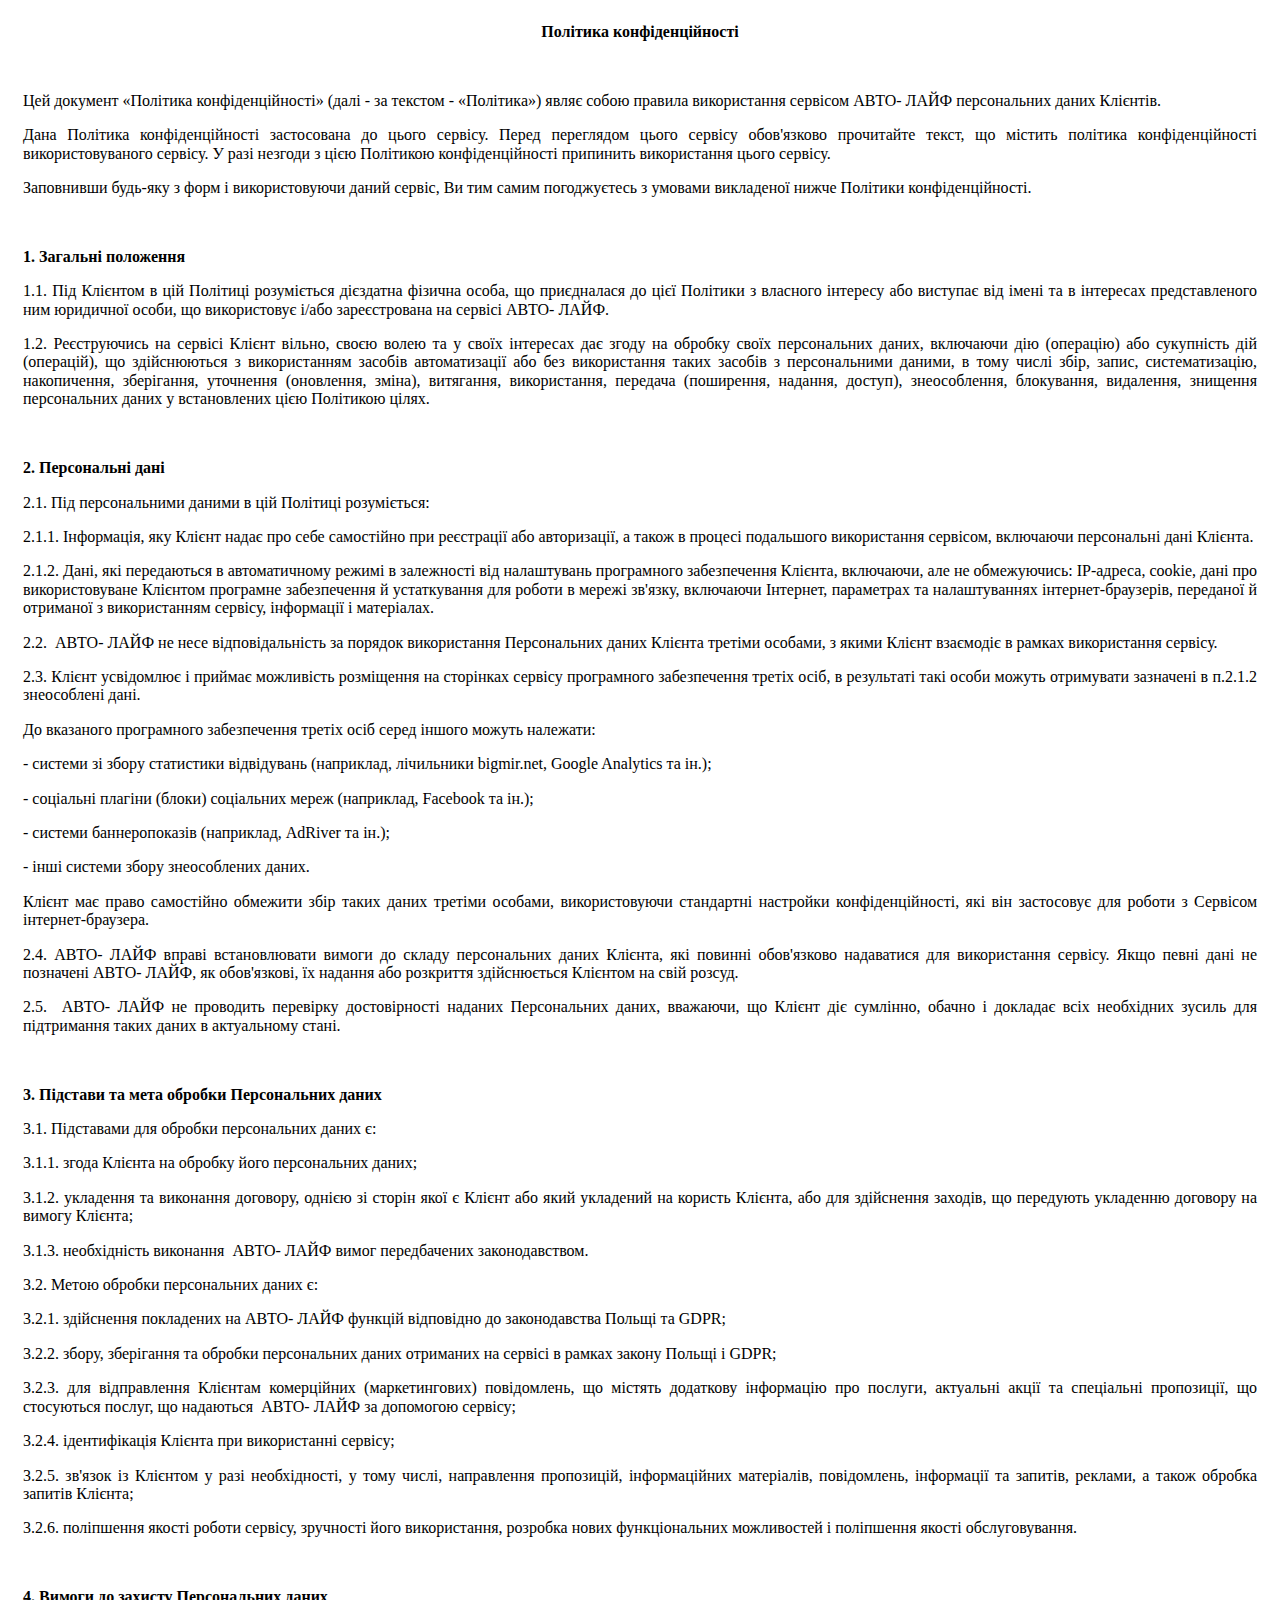
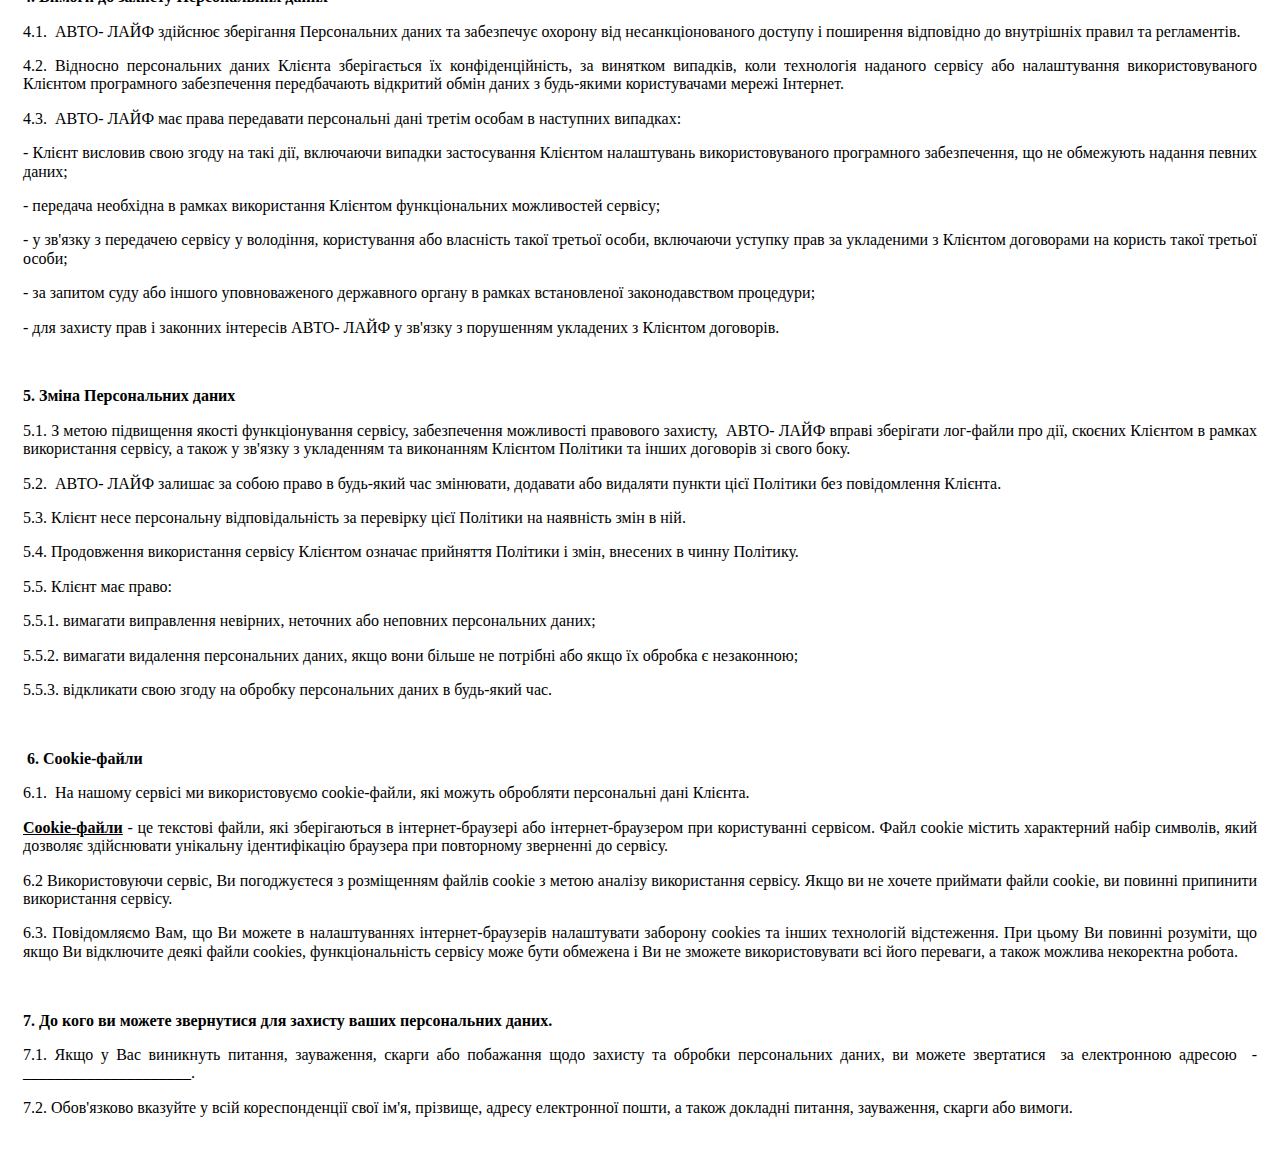
<file: policy.htm>
<html>

<head>
<meta http-equiv=Content-Type content="text/html; charset=utf-8">
<meta name=Generator content="Microsoft Word 15 (filtered)">
<style>
<!--
 /* Font Definitions */
 @font-face
	{font-family:"Cambria Math";
	panose-1:2 4 5 3 5 4 6 3 2 4;}
 /* Style Definitions */
 p.MsoNormal, li.MsoNormal, div.MsoNormal
	{margin:0cm;
	line-height:115%;
	font-size:11.0pt;
	font-family:"Arial",sans-serif;}
.MsoChpDefault
	{font-family:"Arial",sans-serif;}
.MsoPapDefault
	{line-height:115%;}
@page WordSection1
	{size:595.45pt 841.7pt;
	margin:72.0pt 72.0pt 72.0pt 72.0pt;}
div.WordSection1
	{page:WordSection1;}
-->
</style>

</head>

<body lang=ru-UA style='word-wrap:break-word;padding:15px'>

<div class=WordSection1>

<p class=MsoNormal align=center style='text-align:center'><b><span lang=ru
style='font-size:12.0pt;line-height:115%;font-family:"Times New Roman",serif'>Політика
конфіденційності</span></b></p>

<p class=MsoNormal style='margin-top:12.0pt'><span lang=ru style='font-size:
12.0pt;line-height:115%;font-family:"Times New Roman",serif'> </span></p>

<p class=MsoNormal style='margin-top:12.0pt;text-align:justify'><span lang=ru
style='font-size:12.0pt;line-height:115%;font-family:"Times New Roman",serif'>Цей
документ «Політика конфіденційності» (далі - за текстом - «Політика») являє
собою правила використання сервісом АВТО- ЛАЙФ персональних даних Клієнтів.</span></p>

<p class=MsoNormal style='margin-top:12.0pt;text-align:justify'><span lang=ru
style='font-size:12.0pt;line-height:115%;font-family:"Times New Roman",serif'>Дана
Політика конфіденційності застосована до цього сервісу. Перед переглядом цього
сервісу обов'язково прочитайте текст, що містить політика конфіденційності
використовуваного сервісу. У разі незгоди з цією Політикою конфіденційності
припинить використання цього сервісу. </span></p>

<p class=MsoNormal style='margin-top:12.0pt;text-align:justify'><span lang=ru
style='font-size:12.0pt;line-height:115%;font-family:"Times New Roman",serif'>Заповнивши
будь-яку з форм і використовуючи даний сервіс, Ви тим самим погоджуєтесь з
умовами викладеної нижче Політики конфіденційності.</span></p>

<p class=MsoNormal style='margin-top:12.0pt;text-align:justify'><span lang=ru
style='font-size:12.0pt;line-height:115%;font-family:"Times New Roman",serif'> </span></p>

<p class=MsoNormal style='margin-top:12.0pt;text-align:justify'><b><span
lang=ru style='font-size:12.0pt;line-height:115%;font-family:"Times New Roman",serif'>1.
Загальні положення</span></b></p>

<p class=MsoNormal style='margin-top:12.0pt;text-align:justify'><span lang=ru
style='font-size:12.0pt;line-height:115%;font-family:"Times New Roman",serif'>1.1.
Під Клієнтом в цій Політиці розуміється дієздатна фізична особа, що приєдналася
до цієї Політики з власного інтересу або виступає від імені та в інтересах
представленого ним юридичної особи, що використовує і/або зареєстрована на
сервісі АВТО- ЛАЙФ.</span></p>

<p class=MsoNormal style='margin-top:12.0pt;text-align:justify'><span lang=ru
style='font-size:12.0pt;line-height:115%;font-family:"Times New Roman",serif'>1.2.
Реєструючись на сервісі Клієнт вільно, своєю волею та у своїх інтересах дає
згоду на обробку своїх персональних даних, включаючи дію (операцію) або
сукупність дій (операцій), що здійснюються з використанням засобів
автоматизації або без використання таких засобів з персональними даними, в тому
числі збір, запис, систематизацію, накопичення, зберігання, уточнення
(оновлення, зміна), витягання, використання, передача (поширення, надання,
доступ), знеособлення, блокування, видалення, знищення персональних даних у
встановлених цією Політикою цілях.</span></p>

<p class=MsoNormal style='margin-top:12.0pt'><span lang=ru style='font-size:
12.0pt;line-height:115%;font-family:"Times New Roman",serif'> </span></p>

<p class=MsoNormal style='margin-top:12.0pt;text-align:justify'><b><span
lang=ru style='font-size:12.0pt;line-height:115%;font-family:"Times New Roman",serif'>2.
Персональні дані</span></b></p>

<p class=MsoNormal style='margin-top:12.0pt;text-align:justify'><span lang=ru
style='font-size:12.0pt;line-height:115%;font-family:"Times New Roman",serif'>2.1.
Під персональними даними в цій Політиці розуміється:</span></p>

<p class=MsoNormal style='margin-top:12.0pt;text-align:justify'><span lang=ru
style='font-size:12.0pt;line-height:115%;font-family:"Times New Roman",serif'>2.1.1.
Інформація, яку Клієнт надає про себе самостійно при реєстрації або
авторизації, а також в процесі подальшого використання сервісом, включаючи
персональні дані Клієнта.</span></p>

<p class=MsoNormal style='margin-top:12.0pt;text-align:justify'><span lang=ru
style='font-size:12.0pt;line-height:115%;font-family:"Times New Roman",serif'>2.1.2.
Дані, які передаються в автоматичному режимі в залежності від налаштувань
програмного забезпечення Клієнта, включаючи, але не обмежуючись: IP-адреса,
cookie, дані про використовуване Клієнтом програмне забезпечення й устаткування
для роботи в мережі зв'язку, включаючи Інтернет, параметрах та налаштуваннях
інтернет-браузерів, переданої й отриманої з використанням сервісу, інформації і
матеріалах.</span></p>

<p class=MsoNormal style='margin-top:12.0pt;text-align:justify'><span lang=ru
style='font-size:12.0pt;line-height:115%;font-family:"Times New Roman",serif'>2.2. 
АВТО- ЛАЙФ не несе відповідальність за порядок використання Персональних даних
Клієнта третіми особами, з якими Клієнт взаємодіє в рамках використання
сервісу.</span></p>

<p class=MsoNormal style='margin-top:12.0pt;text-align:justify'><span lang=ru
style='font-size:12.0pt;line-height:115%;font-family:"Times New Roman",serif'>2.3.
Клієнт усвідомлює і приймає можливість розміщення на сторінках сервісу
програмного забезпечення третіх осіб, в результаті такі особи можуть отримувати
зазначені в п.2.1.2 знеособлені дані.</span></p>

<p class=MsoNormal style='margin-top:12.0pt;text-align:justify'><span lang=ru
style='font-size:12.0pt;line-height:115%;font-family:"Times New Roman",serif'>До
вказаного програмного забезпечення третіх осіб серед іншого можуть належати:</span></p>

<p class=MsoNormal style='margin-top:12.0pt;text-align:justify'><span lang=ru
style='font-size:12.0pt;line-height:115%;font-family:"Times New Roman",serif'>-
системи зі збору статистики відвідувань (наприклад, лічильники bigmir.net,
Google Analytics та ін.);</span></p>

<p class=MsoNormal style='margin-top:12.0pt;text-align:justify'><span lang=ru
style='font-size:12.0pt;line-height:115%;font-family:"Times New Roman",serif'>-
соціальні плагіни (блоки) соціальних мереж (наприклад, Facebook та ін.);</span></p>

<p class=MsoNormal style='margin-top:12.0pt;text-align:justify'><span lang=ru
style='font-size:12.0pt;line-height:115%;font-family:"Times New Roman",serif'>-
системи баннеропоказів (наприклад, AdRiver та ін.);</span></p>

<p class=MsoNormal style='margin-top:12.0pt;text-align:justify'><span lang=ru
style='font-size:12.0pt;line-height:115%;font-family:"Times New Roman",serif'>-
інші системи збору знеособлених даних.</span></p>

<p class=MsoNormal style='margin-top:12.0pt;text-align:justify'><span lang=ru
style='font-size:12.0pt;line-height:115%;font-family:"Times New Roman",serif'>Клієнт
має право самостійно обмежити збір таких даних третіми особами, використовуючи
стандартні настройки конфіденційності, які він застосовує для роботи з Сервісом
інтернет-браузера.</span></p>

<p class=MsoNormal style='margin-top:12.0pt;text-align:justify'><span lang=ru
style='font-size:12.0pt;line-height:115%;font-family:"Times New Roman",serif'>2.4.
АВТО- ЛАЙФ вправі встановлювати вимоги до складу персональних даних Клієнта,
які повинні обов'язково надаватися для використання сервісу. Якщо певні дані не
позначені АВТО- ЛАЙФ, як обов'язкові, їх надання або розкриття здійснюється
Клієнтом на свій розсуд.</span></p>

<p class=MsoNormal style='margin-top:12.0pt;text-align:justify'><span lang=ru
style='font-size:12.0pt;line-height:115%;font-family:"Times New Roman",serif'>2.5. 
АВТО- ЛАЙФ не проводить перевірку достовірності наданих Персональних даних,
вважаючи, що Клієнт діє сумлінно, обачно і докладає всіх необхідних зусиль для
підтримання таких даних в актуальному стані.</span></p>

<p class=MsoNormal style='margin-top:12.0pt'><span lang=ru style='font-size:
12.0pt;line-height:115%;font-family:"Times New Roman",serif'> </span></p>

<p class=MsoNormal style='margin-top:12.0pt;text-align:justify'><b><span
lang=ru style='font-size:12.0pt;line-height:115%;font-family:"Times New Roman",serif'>3.
Підстави та мета обробки Персональних даних</span></b></p>

<p class=MsoNormal style='margin-top:12.0pt;text-align:justify'><span lang=ru
style='font-size:12.0pt;line-height:115%;font-family:"Times New Roman",serif'>3.1.
Підставами для обробки персональних даних є:</span></p>

<p class=MsoNormal style='margin-top:12.0pt;text-align:justify'><span lang=ru
style='font-size:12.0pt;line-height:115%;font-family:"Times New Roman",serif'>3.1.1.
згода Клієнта на обробку його персональних даних;</span></p>

<p class=MsoNormal style='margin-top:12.0pt;text-align:justify'><span lang=ru
style='font-size:12.0pt;line-height:115%;font-family:"Times New Roman",serif'>3.1.2.
укладення та виконання договору, однією зі сторін якої є Клієнт або який
укладений на користь Клієнта, або для здійснення заходів, що передують
укладенню договору на вимогу Клієнта;</span></p>

<p class=MsoNormal style='margin-top:12.0pt;text-align:justify'><span lang=ru
style='font-size:12.0pt;line-height:115%;font-family:"Times New Roman",serif'>3.1.3.
необхідність виконання  АВТО- ЛАЙФ вимог передбачених законодавством.</span></p>

<p class=MsoNormal style='margin-top:12.0pt;text-align:justify'><span lang=ru
style='font-size:12.0pt;line-height:115%;font-family:"Times New Roman",serif'>3.2.
Метою обробки персональних даних є:</span></p>

<p class=MsoNormal style='margin-top:12.0pt;text-align:justify'><span lang=ru
style='font-size:12.0pt;line-height:115%;font-family:"Times New Roman",serif'>3.2.1.
здійснення покладених на АВТО- ЛАЙФ функцій відповідно до законодавства Польщі
та GDPR;</span></p>

<p class=MsoNormal style='margin-top:12.0pt;text-align:justify'><span lang=ru
style='font-size:12.0pt;line-height:115%;font-family:"Times New Roman",serif'>3.2.2.
збору, зберігання та обробки персональних даних отриманих на сервісі в рамках
закону Польщі і GDPR;</span></p>

<p class=MsoNormal style='margin-top:12.0pt;text-align:justify'><span lang=ru
style='font-size:12.0pt;line-height:115%;font-family:"Times New Roman",serif'>3.2.3.
для відправлення Клієнтам комерційних (маркетингових) повідомлень, що містять
додаткову інформацію про послуги, актуальні акції та спеціальні пропозиції, що
стосуються послуг, що надаються  АВТО- ЛАЙФ за допомогою сервісу;</span></p>

<p class=MsoNormal style='margin-top:12.0pt;text-align:justify'><span lang=ru
style='font-size:12.0pt;line-height:115%;font-family:"Times New Roman",serif'>3.2.4.
ідентифікація Клієнта при використанні сервісу;</span></p>

<p class=MsoNormal style='margin-top:12.0pt;text-align:justify'><span lang=ru
style='font-size:12.0pt;line-height:115%;font-family:"Times New Roman",serif'>3.2.5.
зв'язок із Клієнтом у разі необхідності, у тому числі, направлення пропозицій,
інформаційних матеріалів, повідомлень, інформації та запитів, реклами, а також
обробка запитів Клієнта;</span></p>

<p class=MsoNormal style='margin-top:12.0pt;text-align:justify'><span lang=ru
style='font-size:12.0pt;line-height:115%;font-family:"Times New Roman",serif'>3.2.6.
поліпшення якості роботи сервісу, зручності його використання, розробка нових
функціональних можливостей і поліпшення якості обслуговування.</span></p>

<p class=MsoNormal style='margin-top:12.0pt;text-align:justify'><span lang=ru
style='font-size:12.0pt;line-height:115%;font-family:"Times New Roman",serif'> </span></p>

<p class=MsoNormal style='margin-top:12.0pt;text-align:justify'><b><span
lang=ru style='font-size:12.0pt;line-height:115%;font-family:"Times New Roman",serif'>4.
Вимоги до захисту Персональних даних</span></b></p>

<p class=MsoNormal style='margin-top:12.0pt;text-align:justify'><span lang=ru
style='font-size:12.0pt;line-height:115%;font-family:"Times New Roman",serif'>4.1. 
АВТО- ЛАЙФ здійснює зберігання Персональних даних та забезпечує охорону від
несанкціонованого доступу і поширення відповідно до внутрішніх правил та
регламентів.</span></p>

<p class=MsoNormal style='margin-top:12.0pt;text-align:justify'><span lang=ru
style='font-size:12.0pt;line-height:115%;font-family:"Times New Roman",serif'>4.2.
Відносно персональних даних Клієнта зберігається їх конфіденційність, за
винятком випадків, коли технологія наданого сервісу або налаштування
використовуваного Клієнтом програмного забезпечення передбачають відкритий
обмін даних з будь-якими користувачами мережі Інтернет.</span></p>

<p class=MsoNormal style='margin-top:12.0pt;text-align:justify'><span lang=ru
style='font-size:12.0pt;line-height:115%;font-family:"Times New Roman",serif'>4.3. 
АВТО- ЛАЙФ має права передавати персональні дані третім особам в наступних
випадках:</span></p>

<p class=MsoNormal style='margin-top:12.0pt;text-align:justify'><span lang=ru
style='font-size:12.0pt;line-height:115%;font-family:"Times New Roman",serif'>-
Клієнт висловив свою згоду на такі дії, включаючи випадки застосування Клієнтом
налаштувань використовуваного програмного забезпечення, що не обмежують надання
певних даних;</span></p>

<p class=MsoNormal style='margin-top:12.0pt;text-align:justify'><span lang=ru
style='font-size:12.0pt;line-height:115%;font-family:"Times New Roman",serif'>-
передача необхідна в рамках використання Клієнтом функціональних можливостей
сервісу;</span></p>

<p class=MsoNormal style='margin-top:12.0pt;text-align:justify'><span lang=ru
style='font-size:12.0pt;line-height:115%;font-family:"Times New Roman",serif'>-
у зв'язку з передачею сервісу у володіння, користування або власність такої
третьої особи, включаючи уступку прав за укладеними з Клієнтом договорами на
користь такої третьої особи;</span></p>

<p class=MsoNormal style='margin-top:12.0pt;text-align:justify'><span lang=ru
style='font-size:12.0pt;line-height:115%;font-family:"Times New Roman",serif'>-
за запитом суду або іншого уповноваженого державного органу в рамках
встановленої законодавством процедури;</span></p>

<p class=MsoNormal style='margin-top:12.0pt;text-align:justify'><span lang=ru
style='font-size:12.0pt;line-height:115%;font-family:"Times New Roman",serif'>-
для захисту прав і законних інтересів АВТО- ЛАЙФ у зв'язку з порушенням
укладених з Клієнтом договорів. </span></p>

<p class=MsoNormal style='margin-top:12.0pt'><span lang=ru style='font-size:
12.0pt;line-height:115%;font-family:"Times New Roman",serif'> </span></p>

<p class=MsoNormal style='margin-top:12.0pt;text-align:justify'><b><span
lang=ru style='font-size:12.0pt;line-height:115%;font-family:"Times New Roman",serif'>5.
Зміна Персональних даних</span></b></p>

<p class=MsoNormal style='margin-top:12.0pt;text-align:justify'><span lang=ru
style='font-size:12.0pt;line-height:115%;font-family:"Times New Roman",serif'>5.1.
З метою підвищення якості функціонування сервісу, забезпечення можливості
правового захисту,  АВТО- ЛАЙФ вправі зберігати лог-файли про дії, скоєних
Клієнтом в рамках використання сервісу, а також у зв'язку з укладенням та
виконанням Клієнтом Політики та інших договорів зі свого боку.</span></p>

<p class=MsoNormal style='margin-top:12.0pt;text-align:justify'><span lang=ru
style='font-size:12.0pt;line-height:115%;font-family:"Times New Roman",serif'>5.2. 
АВТО- ЛАЙФ залишає за собою право в будь-який час змінювати, додавати або
видаляти пункти цієї Політики без повідомлення Клієнта.</span></p>

<p class=MsoNormal style='margin-top:12.0pt;text-align:justify'><span lang=ru
style='font-size:12.0pt;line-height:115%;font-family:"Times New Roman",serif'>5.3.
Клієнт несе персональну відповідальність за перевірку цієї Політики на
наявність змін в ній.</span></p>

<p class=MsoNormal style='margin-top:12.0pt;text-align:justify'><span lang=ru
style='font-size:12.0pt;line-height:115%;font-family:"Times New Roman",serif'>5.4.
Продовження використання сервісу Клієнтом означає прийняття Політики і змін,
внесених в чинну Політику.</span></p>

<p class=MsoNormal style='margin-top:12.0pt;text-align:justify'><span lang=ru
style='font-size:12.0pt;line-height:115%;font-family:"Times New Roman",serif'>5.5.
Клієнт має право:</span></p>

<p class=MsoNormal style='margin-top:12.0pt;text-align:justify'><span lang=ru
style='font-size:12.0pt;line-height:115%;font-family:"Times New Roman",serif'>5.5.1.
вимагати виправлення невірних, неточних або неповних персональних даних;</span></p>

<p class=MsoNormal style='margin-top:12.0pt;text-align:justify'><span lang=ru
style='font-size:12.0pt;line-height:115%;font-family:"Times New Roman",serif'>5.5.2.
вимагати видалення персональних даних, якщо вони більше не потрібні або якщо їх
обробка є незаконною;</span></p>

<p class=MsoNormal style='margin-top:12.0pt;text-align:justify'><span lang=ru
style='font-size:12.0pt;line-height:115%;font-family:"Times New Roman",serif'>5.5.3.
відкликати свою згоду на обробку персональних даних в будь-який час.</span></p>

<p class=MsoNormal style='margin-top:12.0pt'><span lang=ru style='font-size:
12.0pt;line-height:115%;font-family:"Times New Roman",serif'> </span></p>

<p class=MsoNormal style='margin-top:12.0pt;text-align:justify'><b><span
lang=ru style='font-size:12.0pt;line-height:115%;font-family:"Times New Roman",serif'> 6.
Cookie-файли</span></b></p>

<p class=MsoNormal style='margin-top:12.0pt;text-align:justify'><span lang=ru
style='font-size:12.0pt;line-height:115%;font-family:"Times New Roman",serif'>6.1. 
На нашому сервісі ми використовуємо cookie-файли, які можуть обробляти
персональні дані Клієнта.</span></p>

<p class=MsoNormal style='margin-top:12.0pt;text-align:justify'><b><u><span
lang=ru style='font-size:12.0pt;line-height:115%;font-family:"Times New Roman",serif'>Cookie-файли</span></u></b><b><span
lang=ru style='font-size:12.0pt;line-height:115%;font-family:"Times New Roman",serif'>
</span></b><span lang=ru style='font-size:12.0pt;line-height:115%;font-family:
"Times New Roman",serif'>- це текстові файли, які зберігаються в
інтернет-браузері або інтернет-браузером при користуванні сервісом. Файл cookie
містить характерний набір символів, який дозволяє здійснювати унікальну ідентифікацію
браузера при повторному зверненні до сервісу.</span></p>

<p class=MsoNormal style='margin-top:12.0pt;text-align:justify'><span lang=ru
style='font-size:12.0pt;line-height:115%;font-family:"Times New Roman",serif'>6.2
Використовуючи сервіс, Ви погоджуєтеся з розміщенням файлів cookie з метою
аналізу використання сервісу. Якщо ви не хочете приймати файли cookie, ви
повинні припинити використання сервісу.</span></p>

<p class=MsoNormal style='margin-top:12.0pt;text-align:justify'><span lang=ru
style='font-size:12.0pt;line-height:115%;font-family:"Times New Roman",serif'>6.3.
Повідомляємо Вам, що Ви можете в налаштуваннях інтернет-браузерів налаштувати
заборону cookies та інших технологій відстеження. При цьому Ви повинні
розуміти, що якщо Ви відключите деякі файли cookies, функціональність сервісу
може бути обмежена і Ви не зможете використовувати всі його переваги, а також
можлива некоректна робота.</span></p>

<p class=MsoNormal style='margin-top:12.0pt;margin-right:0cm;margin-bottom:
12.0pt;margin-left:0cm'><span lang=ru style='font-size:12.0pt;line-height:115%;
font-family:"Times New Roman",serif'> </span></p>

<p class=MsoNormal style='margin-top:12.0pt'><b><span lang=ru style='font-size:
12.0pt;line-height:115%;font-family:"Times New Roman",serif'>7. До кого ви
можете звернутися для захисту ваших персональних даних.</span></b></p>

<p class=MsoNormal style='margin-top:12.0pt;text-align:justify'><span lang=ru
style='font-size:12.0pt;line-height:115%;font-family:"Times New Roman",serif'>7.1.
Якщо у Вас виникнуть питання, зауваження, скарги або побажання щодо захисту та
обробки персональних даних, ви можете звертатися  за електронною адресою  -
_____________________.</span></p>

<p class=MsoNormal style='margin-top:12.0pt;text-align:justify'><span lang=ru
style='font-size:12.0pt;line-height:115%;font-family:"Times New Roman",serif'>7.2.
Обов'язково вказуйте у всій кореспонденції свої ім'я, прізвище, адресу
електронної пошти, а також докладні питання, зауваження, скарги або вимоги.</span></p>

<p class=MsoNormal><span lang=ru>&nbsp;</span></p>

</div>

</body>

</html>
</file>
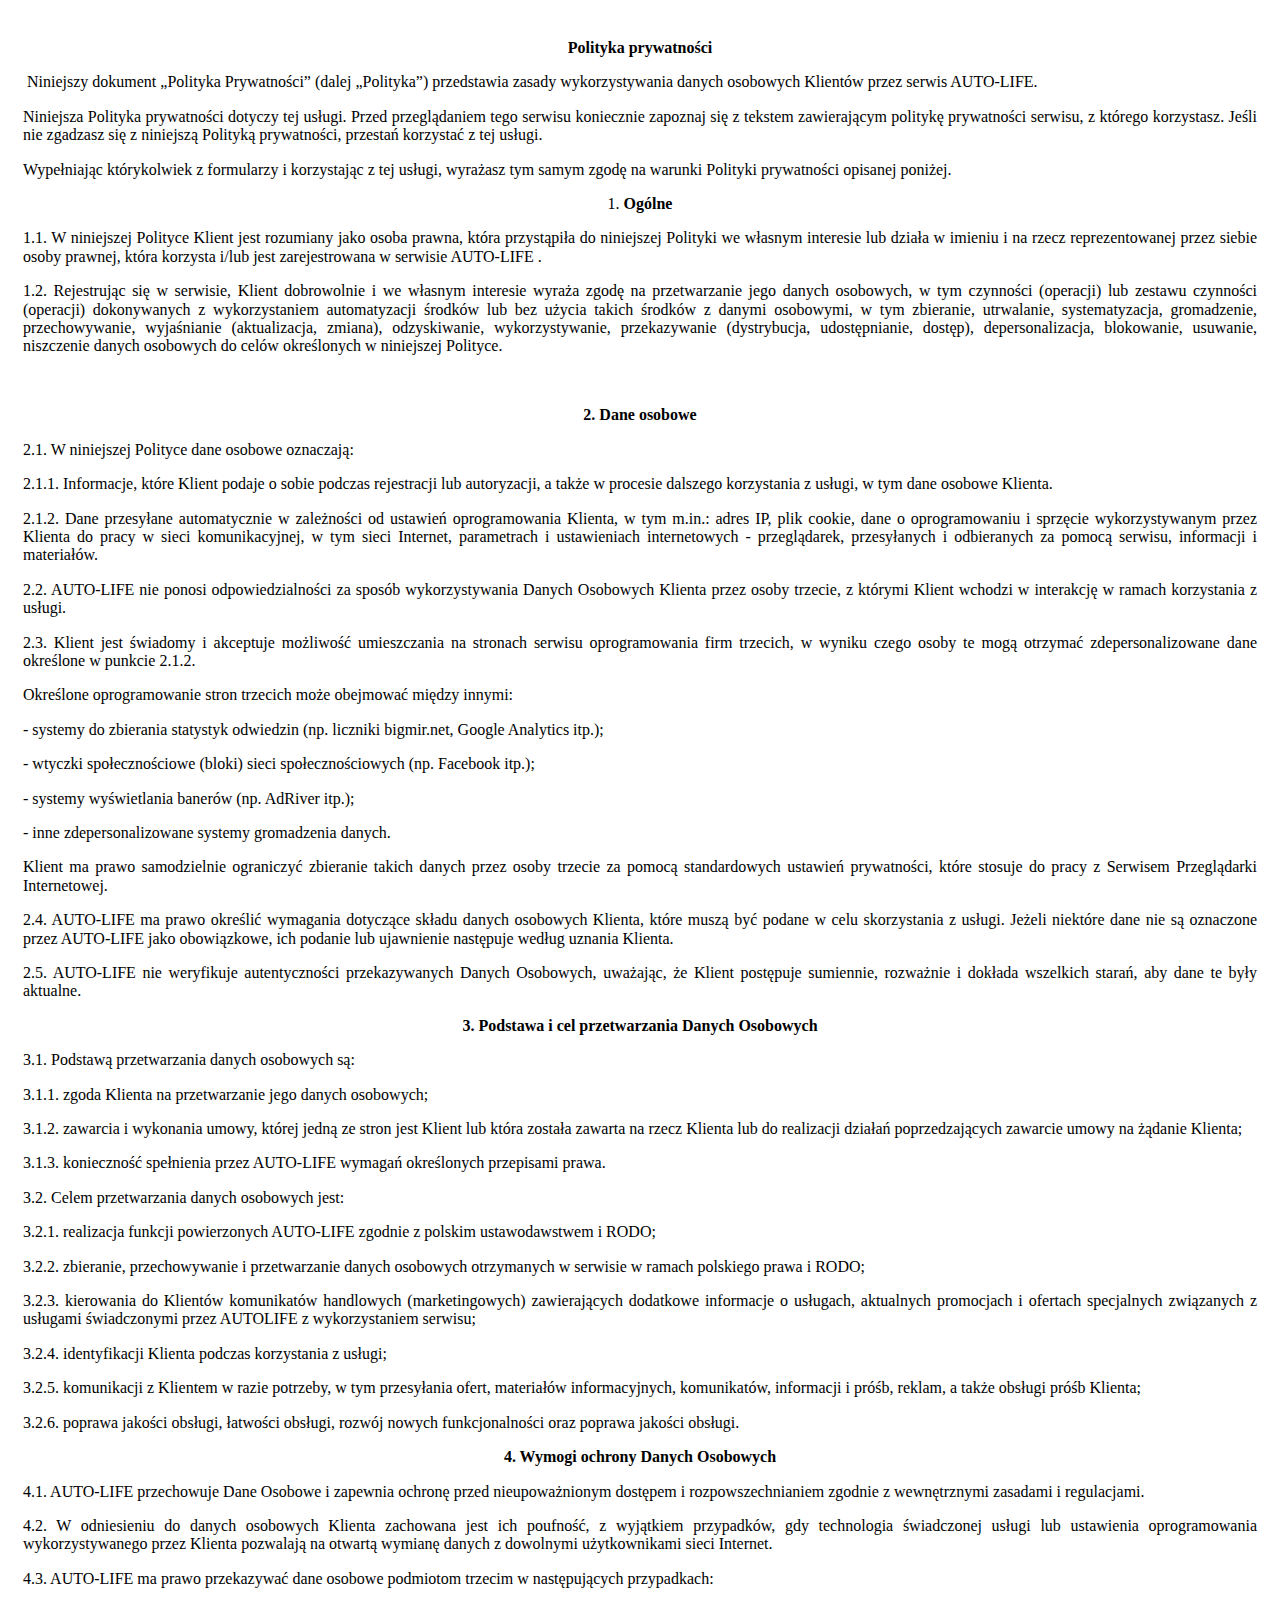
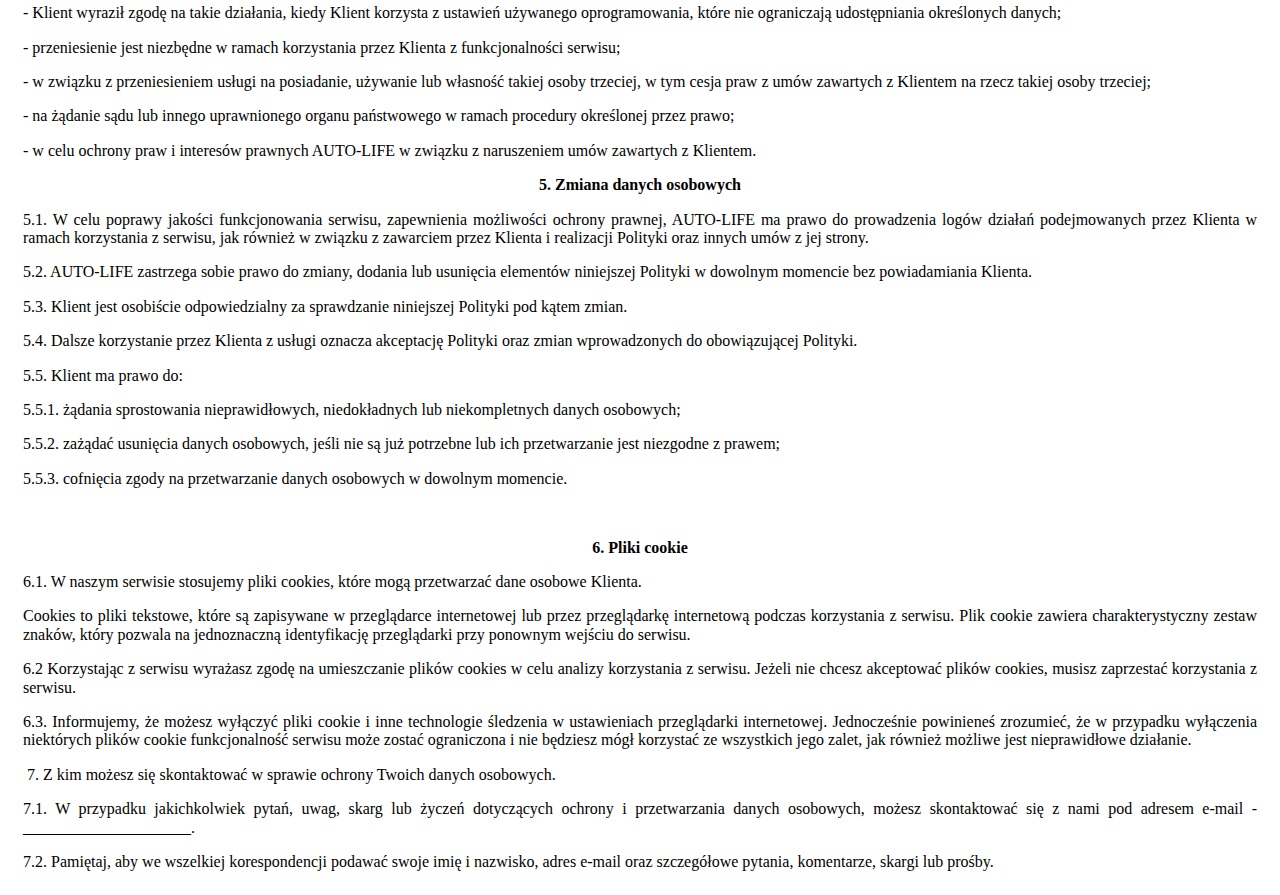
<file: policyPl.htm>
<html xmlns:v="urn:schemas-microsoft-com:vml"
xmlns:o="urn:schemas-microsoft-com:office:office"
xmlns:w="urn:schemas-microsoft-com:office:word"
xmlns:m="http://schemas.microsoft.com/office/2004/12/omml"
xmlns="http://www.w3.org/TR/REC-html40">

<head>
<meta http-equiv=Content-Type content="text/html; charset=utf-8">
<meta name=ProgId content=Word.Document>
<meta name=Generator content="Microsoft Word 15">
<meta name=Originator content="Microsoft Word 15">
<link rel=File-List href="policyPl.files/filelist.xml">
<!--[if gte mso 9]><xml>
 <o:DocumentProperties>
  <o:Author>Светлана</o:Author>
  <o:LastAuthor>Илья Гомонец</o:LastAuthor>
  <o:Revision>2</o:Revision>
  <o:TotalTime>24</o:TotalTime>
  <o:Created>2023-08-29T08:03:00Z</o:Created>
  <o:LastSaved>2023-08-29T08:03:00Z</o:LastSaved>
  <o:Pages>5</o:Pages>
  <o:Words>1235</o:Words>
  <o:Characters>7045</o:Characters>
  <o:Lines>58</o:Lines>
  <o:Paragraphs>16</o:Paragraphs>
  <o:CharactersWithSpaces>8264</o:CharactersWithSpaces>
  <o:Version>16.00</o:Version>
 </o:DocumentProperties>
</xml><![endif]-->
<link rel=themeData href="policyPl.files/themedata.thmx">
<link rel=colorSchemeMapping href="policyPl.files/colorschememapping.xml">
<!--[if gte mso 9]><xml>
 <w:WordDocument>
  <w:SpellingState>Clean</w:SpellingState>
  <w:GrammarState>Clean</w:GrammarState>
  <w:TrackMoves>false</w:TrackMoves>
  <w:TrackFormatting/>
  <w:PunctuationKerning/>
  <w:ValidateAgainstSchemas/>
  <w:SaveIfXMLInvalid>false</w:SaveIfXMLInvalid>
  <w:IgnoreMixedContent>false</w:IgnoreMixedContent>
  <w:AlwaysShowPlaceholderText>false</w:AlwaysShowPlaceholderText>
  <w:DoNotPromoteQF/>
  <w:LidThemeOther>ru-UA</w:LidThemeOther>
  <w:LidThemeAsian>X-NONE</w:LidThemeAsian>
  <w:LidThemeComplexScript>X-NONE</w:LidThemeComplexScript>
  <w:Compatibility>
   <w:BreakWrappedTables/>
   <w:SnapToGridInCell/>
   <w:WrapTextWithPunct/>
   <w:UseAsianBreakRules/>
   <w:UseWord2010TableStyleRules/>
   <w:DontGrowAutofit/>
   <w:DontUseIndentAsNumberingTabStop/>
   <w:FELineBreak11/>
   <w:WW11IndentRules/>
   <w:DontAutofitConstrainedTables/>
   <w:AutofitLikeWW11/>
   <w:HangulWidthLikeWW11/>
   <w:UseNormalStyleForList/>
   <w:DontVertAlignCellWithSp/>
   <w:DontBreakConstrainedForcedTables/>
   <w:DontVertAlignInTxbx/>
   <w:Word11KerningPairs/>
   <w:CachedColBalance/>
  </w:Compatibility>
  <w:DoNotOptimizeForBrowser/>
  <m:mathPr>
   <m:mathFont m:val="Cambria Math"/>
   <m:brkBin m:val="before"/>
   <m:brkBinSub m:val="&#45;-"/>
   <m:smallFrac m:val="off"/>
   <m:dispDef/>
   <m:lMargin m:val="0"/>
   <m:rMargin m:val="0"/>
   <m:defJc m:val="centerGroup"/>
   <m:wrapIndent m:val="1440"/>
   <m:intLim m:val="subSup"/>
   <m:naryLim m:val="undOvr"/>
  </m:mathPr></w:WordDocument>
</xml><![endif]--><!--[if gte mso 9]><xml>
 <w:LatentStyles DefLockedState="false" DefUnhideWhenUsed="false"
  DefSemiHidden="false" DefQFormat="false" DefPriority="99"
  LatentStyleCount="376">
  <w:LsdException Locked="false" Priority="0" QFormat="true" Name="Normal"/>
  <w:LsdException Locked="false" Priority="9" QFormat="true" Name="heading 1"/>
  <w:LsdException Locked="false" Priority="9" SemiHidden="true"
   UnhideWhenUsed="true" QFormat="true" Name="heading 2"/>
  <w:LsdException Locked="false" Priority="9" SemiHidden="true"
   UnhideWhenUsed="true" QFormat="true" Name="heading 3"/>
  <w:LsdException Locked="false" Priority="9" SemiHidden="true"
   UnhideWhenUsed="true" QFormat="true" Name="heading 4"/>
  <w:LsdException Locked="false" Priority="9" SemiHidden="true"
   UnhideWhenUsed="true" QFormat="true" Name="heading 5"/>
  <w:LsdException Locked="false" Priority="9" SemiHidden="true"
   UnhideWhenUsed="true" QFormat="true" Name="heading 6"/>
  <w:LsdException Locked="false" Priority="9" SemiHidden="true"
   UnhideWhenUsed="true" QFormat="true" Name="heading 7"/>
  <w:LsdException Locked="false" Priority="9" SemiHidden="true"
   UnhideWhenUsed="true" QFormat="true" Name="heading 8"/>
  <w:LsdException Locked="false" Priority="9" SemiHidden="true"
   UnhideWhenUsed="true" QFormat="true" Name="heading 9"/>
  <w:LsdException Locked="false" SemiHidden="true" UnhideWhenUsed="true"
   Name="index 1"/>
  <w:LsdException Locked="false" SemiHidden="true" UnhideWhenUsed="true"
   Name="index 2"/>
  <w:LsdException Locked="false" SemiHidden="true" UnhideWhenUsed="true"
   Name="index 3"/>
  <w:LsdException Locked="false" SemiHidden="true" UnhideWhenUsed="true"
   Name="index 4"/>
  <w:LsdException Locked="false" SemiHidden="true" UnhideWhenUsed="true"
   Name="index 5"/>
  <w:LsdException Locked="false" SemiHidden="true" UnhideWhenUsed="true"
   Name="index 6"/>
  <w:LsdException Locked="false" SemiHidden="true" UnhideWhenUsed="true"
   Name="index 7"/>
  <w:LsdException Locked="false" SemiHidden="true" UnhideWhenUsed="true"
   Name="index 8"/>
  <w:LsdException Locked="false" SemiHidden="true" UnhideWhenUsed="true"
   Name="index 9"/>
  <w:LsdException Locked="false" Priority="39" SemiHidden="true"
   UnhideWhenUsed="true" Name="toc 1"/>
  <w:LsdException Locked="false" Priority="39" SemiHidden="true"
   UnhideWhenUsed="true" Name="toc 2"/>
  <w:LsdException Locked="false" Priority="39" SemiHidden="true"
   UnhideWhenUsed="true" Name="toc 3"/>
  <w:LsdException Locked="false" Priority="39" SemiHidden="true"
   UnhideWhenUsed="true" Name="toc 4"/>
  <w:LsdException Locked="false" Priority="39" SemiHidden="true"
   UnhideWhenUsed="true" Name="toc 5"/>
  <w:LsdException Locked="false" Priority="39" SemiHidden="true"
   UnhideWhenUsed="true" Name="toc 6"/>
  <w:LsdException Locked="false" Priority="39" SemiHidden="true"
   UnhideWhenUsed="true" Name="toc 7"/>
  <w:LsdException Locked="false" Priority="39" SemiHidden="true"
   UnhideWhenUsed="true" Name="toc 8"/>
  <w:LsdException Locked="false" Priority="39" SemiHidden="true"
   UnhideWhenUsed="true" Name="toc 9"/>
  <w:LsdException Locked="false" SemiHidden="true" UnhideWhenUsed="true"
   Name="Normal Indent"/>
  <w:LsdException Locked="false" SemiHidden="true" UnhideWhenUsed="true"
   Name="footnote text"/>
  <w:LsdException Locked="false" SemiHidden="true" UnhideWhenUsed="true"
   Name="annotation text"/>
  <w:LsdException Locked="false" SemiHidden="true" UnhideWhenUsed="true"
   Name="header"/>
  <w:LsdException Locked="false" SemiHidden="true" UnhideWhenUsed="true"
   Name="footer"/>
  <w:LsdException Locked="false" SemiHidden="true" UnhideWhenUsed="true"
   Name="index heading"/>
  <w:LsdException Locked="false" Priority="35" SemiHidden="true"
   UnhideWhenUsed="true" QFormat="true" Name="caption"/>
  <w:LsdException Locked="false" SemiHidden="true" UnhideWhenUsed="true"
   Name="table of figures"/>
  <w:LsdException Locked="false" SemiHidden="true" UnhideWhenUsed="true"
   Name="envelope address"/>
  <w:LsdException Locked="false" SemiHidden="true" UnhideWhenUsed="true"
   Name="envelope return"/>
  <w:LsdException Locked="false" SemiHidden="true" UnhideWhenUsed="true"
   Name="footnote reference"/>
  <w:LsdException Locked="false" SemiHidden="true" UnhideWhenUsed="true"
   Name="annotation reference"/>
  <w:LsdException Locked="false" SemiHidden="true" UnhideWhenUsed="true"
   Name="line number"/>
  <w:LsdException Locked="false" SemiHidden="true" UnhideWhenUsed="true"
   Name="page number"/>
  <w:LsdException Locked="false" SemiHidden="true" UnhideWhenUsed="true"
   Name="endnote reference"/>
  <w:LsdException Locked="false" SemiHidden="true" UnhideWhenUsed="true"
   Name="endnote text"/>
  <w:LsdException Locked="false" SemiHidden="true" UnhideWhenUsed="true"
   Name="table of authorities"/>
  <w:LsdException Locked="false" SemiHidden="true" UnhideWhenUsed="true"
   Name="macro"/>
  <w:LsdException Locked="false" SemiHidden="true" UnhideWhenUsed="true"
   Name="toa heading"/>
  <w:LsdException Locked="false" SemiHidden="true" UnhideWhenUsed="true"
   Name="List"/>
  <w:LsdException Locked="false" SemiHidden="true" UnhideWhenUsed="true"
   Name="List Bullet"/>
  <w:LsdException Locked="false" SemiHidden="true" UnhideWhenUsed="true"
   Name="List Number"/>
  <w:LsdException Locked="false" SemiHidden="true" UnhideWhenUsed="true"
   Name="List 2"/>
  <w:LsdException Locked="false" SemiHidden="true" UnhideWhenUsed="true"
   Name="List 3"/>
  <w:LsdException Locked="false" SemiHidden="true" UnhideWhenUsed="true"
   Name="List 4"/>
  <w:LsdException Locked="false" SemiHidden="true" UnhideWhenUsed="true"
   Name="List 5"/>
  <w:LsdException Locked="false" SemiHidden="true" UnhideWhenUsed="true"
   Name="List Bullet 2"/>
  <w:LsdException Locked="false" SemiHidden="true" UnhideWhenUsed="true"
   Name="List Bullet 3"/>
  <w:LsdException Locked="false" SemiHidden="true" UnhideWhenUsed="true"
   Name="List Bullet 4"/>
  <w:LsdException Locked="false" SemiHidden="true" UnhideWhenUsed="true"
   Name="List Bullet 5"/>
  <w:LsdException Locked="false" SemiHidden="true" UnhideWhenUsed="true"
   Name="List Number 2"/>
  <w:LsdException Locked="false" SemiHidden="true" UnhideWhenUsed="true"
   Name="List Number 3"/>
  <w:LsdException Locked="false" SemiHidden="true" UnhideWhenUsed="true"
   Name="List Number 4"/>
  <w:LsdException Locked="false" SemiHidden="true" UnhideWhenUsed="true"
   Name="List Number 5"/>
  <w:LsdException Locked="false" Priority="10" QFormat="true" Name="Title"/>
  <w:LsdException Locked="false" SemiHidden="true" UnhideWhenUsed="true"
   Name="Closing"/>
  <w:LsdException Locked="false" SemiHidden="true" UnhideWhenUsed="true"
   Name="Signature"/>
  <w:LsdException Locked="false" Priority="1" SemiHidden="true"
   UnhideWhenUsed="true" Name="Default Paragraph Font"/>
  <w:LsdException Locked="false" SemiHidden="true" UnhideWhenUsed="true"
   Name="Body Text"/>
  <w:LsdException Locked="false" SemiHidden="true" UnhideWhenUsed="true"
   Name="Body Text Indent"/>
  <w:LsdException Locked="false" SemiHidden="true" UnhideWhenUsed="true"
   Name="List Continue"/>
  <w:LsdException Locked="false" SemiHidden="true" UnhideWhenUsed="true"
   Name="List Continue 2"/>
  <w:LsdException Locked="false" SemiHidden="true" UnhideWhenUsed="true"
   Name="List Continue 3"/>
  <w:LsdException Locked="false" SemiHidden="true" UnhideWhenUsed="true"
   Name="List Continue 4"/>
  <w:LsdException Locked="false" SemiHidden="true" UnhideWhenUsed="true"
   Name="List Continue 5"/>
  <w:LsdException Locked="false" SemiHidden="true" UnhideWhenUsed="true"
   Name="Message Header"/>
  <w:LsdException Locked="false" Priority="11" QFormat="true" Name="Subtitle"/>
  <w:LsdException Locked="false" SemiHidden="true" UnhideWhenUsed="true"
   Name="Salutation"/>
  <w:LsdException Locked="false" SemiHidden="true" UnhideWhenUsed="true"
   Name="Date"/>
  <w:LsdException Locked="false" SemiHidden="true" UnhideWhenUsed="true"
   Name="Body Text First Indent"/>
  <w:LsdException Locked="false" SemiHidden="true" UnhideWhenUsed="true"
   Name="Body Text First Indent 2"/>
  <w:LsdException Locked="false" SemiHidden="true" UnhideWhenUsed="true"
   Name="Note Heading"/>
  <w:LsdException Locked="false" SemiHidden="true" UnhideWhenUsed="true"
   Name="Body Text 2"/>
  <w:LsdException Locked="false" SemiHidden="true" UnhideWhenUsed="true"
   Name="Body Text 3"/>
  <w:LsdException Locked="false" SemiHidden="true" UnhideWhenUsed="true"
   Name="Body Text Indent 2"/>
  <w:LsdException Locked="false" SemiHidden="true" UnhideWhenUsed="true"
   Name="Body Text Indent 3"/>
  <w:LsdException Locked="false" SemiHidden="true" UnhideWhenUsed="true"
   Name="Block Text"/>
  <w:LsdException Locked="false" SemiHidden="true" UnhideWhenUsed="true"
   Name="Hyperlink"/>
  <w:LsdException Locked="false" SemiHidden="true" UnhideWhenUsed="true"
   Name="FollowedHyperlink"/>
  <w:LsdException Locked="false" Priority="22" QFormat="true" Name="Strong"/>
  <w:LsdException Locked="false" Priority="20" QFormat="true" Name="Emphasis"/>
  <w:LsdException Locked="false" SemiHidden="true" UnhideWhenUsed="true"
   Name="Document Map"/>
  <w:LsdException Locked="false" SemiHidden="true" UnhideWhenUsed="true"
   Name="Plain Text"/>
  <w:LsdException Locked="false" SemiHidden="true" UnhideWhenUsed="true"
   Name="E-mail Signature"/>
  <w:LsdException Locked="false" SemiHidden="true" UnhideWhenUsed="true"
   Name="HTML Top of Form"/>
  <w:LsdException Locked="false" SemiHidden="true" UnhideWhenUsed="true"
   Name="HTML Bottom of Form"/>
  <w:LsdException Locked="false" SemiHidden="true" UnhideWhenUsed="true"
   Name="Normal (Web)"/>
  <w:LsdException Locked="false" SemiHidden="true" UnhideWhenUsed="true"
   Name="HTML Acronym"/>
  <w:LsdException Locked="false" SemiHidden="true" UnhideWhenUsed="true"
   Name="HTML Address"/>
  <w:LsdException Locked="false" SemiHidden="true" UnhideWhenUsed="true"
   Name="HTML Cite"/>
  <w:LsdException Locked="false" SemiHidden="true" UnhideWhenUsed="true"
   Name="HTML Code"/>
  <w:LsdException Locked="false" SemiHidden="true" UnhideWhenUsed="true"
   Name="HTML Definition"/>
  <w:LsdException Locked="false" SemiHidden="true" UnhideWhenUsed="true"
   Name="HTML Keyboard"/>
  <w:LsdException Locked="false" SemiHidden="true" UnhideWhenUsed="true"
   Name="HTML Preformatted"/>
  <w:LsdException Locked="false" SemiHidden="true" UnhideWhenUsed="true"
   Name="HTML Sample"/>
  <w:LsdException Locked="false" SemiHidden="true" UnhideWhenUsed="true"
   Name="HTML Typewriter"/>
  <w:LsdException Locked="false" SemiHidden="true" UnhideWhenUsed="true"
   Name="HTML Variable"/>
  <w:LsdException Locked="false" SemiHidden="true" UnhideWhenUsed="true"
   Name="Normal Table"/>
  <w:LsdException Locked="false" SemiHidden="true" UnhideWhenUsed="true"
   Name="annotation subject"/>
  <w:LsdException Locked="false" SemiHidden="true" UnhideWhenUsed="true"
   Name="No List"/>
  <w:LsdException Locked="false" SemiHidden="true" UnhideWhenUsed="true"
   Name="Outline List 1"/>
  <w:LsdException Locked="false" SemiHidden="true" UnhideWhenUsed="true"
   Name="Outline List 2"/>
  <w:LsdException Locked="false" SemiHidden="true" UnhideWhenUsed="true"
   Name="Outline List 3"/>
  <w:LsdException Locked="false" SemiHidden="true" UnhideWhenUsed="true"
   Name="Table Simple 1"/>
  <w:LsdException Locked="false" SemiHidden="true" UnhideWhenUsed="true"
   Name="Table Simple 2"/>
  <w:LsdException Locked="false" SemiHidden="true" UnhideWhenUsed="true"
   Name="Table Simple 3"/>
  <w:LsdException Locked="false" SemiHidden="true" UnhideWhenUsed="true"
   Name="Table Classic 1"/>
  <w:LsdException Locked="false" SemiHidden="true" UnhideWhenUsed="true"
   Name="Table Classic 2"/>
  <w:LsdException Locked="false" SemiHidden="true" UnhideWhenUsed="true"
   Name="Table Classic 3"/>
  <w:LsdException Locked="false" SemiHidden="true" UnhideWhenUsed="true"
   Name="Table Classic 4"/>
  <w:LsdException Locked="false" SemiHidden="true" UnhideWhenUsed="true"
   Name="Table Colorful 1"/>
  <w:LsdException Locked="false" SemiHidden="true" UnhideWhenUsed="true"
   Name="Table Colorful 2"/>
  <w:LsdException Locked="false" SemiHidden="true" UnhideWhenUsed="true"
   Name="Table Colorful 3"/>
  <w:LsdException Locked="false" SemiHidden="true" UnhideWhenUsed="true"
   Name="Table Columns 1"/>
  <w:LsdException Locked="false" SemiHidden="true" UnhideWhenUsed="true"
   Name="Table Columns 2"/>
  <w:LsdException Locked="false" SemiHidden="true" UnhideWhenUsed="true"
   Name="Table Columns 3"/>
  <w:LsdException Locked="false" SemiHidden="true" UnhideWhenUsed="true"
   Name="Table Columns 4"/>
  <w:LsdException Locked="false" SemiHidden="true" UnhideWhenUsed="true"
   Name="Table Columns 5"/>
  <w:LsdException Locked="false" SemiHidden="true" UnhideWhenUsed="true"
   Name="Table Grid 1"/>
  <w:LsdException Locked="false" SemiHidden="true" UnhideWhenUsed="true"
   Name="Table Grid 2"/>
  <w:LsdException Locked="false" SemiHidden="true" UnhideWhenUsed="true"
   Name="Table Grid 3"/>
  <w:LsdException Locked="false" SemiHidden="true" UnhideWhenUsed="true"
   Name="Table Grid 4"/>
  <w:LsdException Locked="false" SemiHidden="true" UnhideWhenUsed="true"
   Name="Table Grid 5"/>
  <w:LsdException Locked="false" SemiHidden="true" UnhideWhenUsed="true"
   Name="Table Grid 6"/>
  <w:LsdException Locked="false" SemiHidden="true" UnhideWhenUsed="true"
   Name="Table Grid 7"/>
  <w:LsdException Locked="false" SemiHidden="true" UnhideWhenUsed="true"
   Name="Table Grid 8"/>
  <w:LsdException Locked="false" SemiHidden="true" UnhideWhenUsed="true"
   Name="Table List 1"/>
  <w:LsdException Locked="false" SemiHidden="true" UnhideWhenUsed="true"
   Name="Table List 2"/>
  <w:LsdException Locked="false" SemiHidden="true" UnhideWhenUsed="true"
   Name="Table List 3"/>
  <w:LsdException Locked="false" SemiHidden="true" UnhideWhenUsed="true"
   Name="Table List 4"/>
  <w:LsdException Locked="false" SemiHidden="true" UnhideWhenUsed="true"
   Name="Table List 5"/>
  <w:LsdException Locked="false" SemiHidden="true" UnhideWhenUsed="true"
   Name="Table List 6"/>
  <w:LsdException Locked="false" SemiHidden="true" UnhideWhenUsed="true"
   Name="Table List 7"/>
  <w:LsdException Locked="false" SemiHidden="true" UnhideWhenUsed="true"
   Name="Table List 8"/>
  <w:LsdException Locked="false" SemiHidden="true" UnhideWhenUsed="true"
   Name="Table 3D effects 1"/>
  <w:LsdException Locked="false" SemiHidden="true" UnhideWhenUsed="true"
   Name="Table 3D effects 2"/>
  <w:LsdException Locked="false" SemiHidden="true" UnhideWhenUsed="true"
   Name="Table 3D effects 3"/>
  <w:LsdException Locked="false" SemiHidden="true" UnhideWhenUsed="true"
   Name="Table Contemporary"/>
  <w:LsdException Locked="false" SemiHidden="true" UnhideWhenUsed="true"
   Name="Table Elegant"/>
  <w:LsdException Locked="false" SemiHidden="true" UnhideWhenUsed="true"
   Name="Table Professional"/>
  <w:LsdException Locked="false" SemiHidden="true" UnhideWhenUsed="true"
   Name="Table Subtle 1"/>
  <w:LsdException Locked="false" SemiHidden="true" UnhideWhenUsed="true"
   Name="Table Subtle 2"/>
  <w:LsdException Locked="false" SemiHidden="true" UnhideWhenUsed="true"
   Name="Table Web 1"/>
  <w:LsdException Locked="false" SemiHidden="true" UnhideWhenUsed="true"
   Name="Table Web 2"/>
  <w:LsdException Locked="false" SemiHidden="true" UnhideWhenUsed="true"
   Name="Table Web 3"/>
  <w:LsdException Locked="false" SemiHidden="true" UnhideWhenUsed="true"
   Name="Balloon Text"/>
  <w:LsdException Locked="false" Priority="39" Name="Table Grid"/>
  <w:LsdException Locked="false" SemiHidden="true" UnhideWhenUsed="true"
   Name="Table Theme"/>
  <w:LsdException Locked="false" SemiHidden="true" Name="Placeholder Text"/>
  <w:LsdException Locked="false" Priority="1" QFormat="true" Name="No Spacing"/>
  <w:LsdException Locked="false" Priority="60" Name="Light Shading"/>
  <w:LsdException Locked="false" Priority="61" Name="Light List"/>
  <w:LsdException Locked="false" Priority="62" Name="Light Grid"/>
  <w:LsdException Locked="false" Priority="63" Name="Medium Shading 1"/>
  <w:LsdException Locked="false" Priority="64" Name="Medium Shading 2"/>
  <w:LsdException Locked="false" Priority="65" Name="Medium List 1"/>
  <w:LsdException Locked="false" Priority="66" Name="Medium List 2"/>
  <w:LsdException Locked="false" Priority="67" Name="Medium Grid 1"/>
  <w:LsdException Locked="false" Priority="68" Name="Medium Grid 2"/>
  <w:LsdException Locked="false" Priority="69" Name="Medium Grid 3"/>
  <w:LsdException Locked="false" Priority="70" Name="Dark List"/>
  <w:LsdException Locked="false" Priority="71" Name="Colorful Shading"/>
  <w:LsdException Locked="false" Priority="72" Name="Colorful List"/>
  <w:LsdException Locked="false" Priority="73" Name="Colorful Grid"/>
  <w:LsdException Locked="false" Priority="60" Name="Light Shading Accent 1"/>
  <w:LsdException Locked="false" Priority="61" Name="Light List Accent 1"/>
  <w:LsdException Locked="false" Priority="62" Name="Light Grid Accent 1"/>
  <w:LsdException Locked="false" Priority="63" Name="Medium Shading 1 Accent 1"/>
  <w:LsdException Locked="false" Priority="64" Name="Medium Shading 2 Accent 1"/>
  <w:LsdException Locked="false" Priority="65" Name="Medium List 1 Accent 1"/>
  <w:LsdException Locked="false" SemiHidden="true" Name="Revision"/>
  <w:LsdException Locked="false" Priority="34" QFormat="true"
   Name="List Paragraph"/>
  <w:LsdException Locked="false" Priority="29" QFormat="true" Name="Quote"/>
  <w:LsdException Locked="false" Priority="30" QFormat="true"
   Name="Intense Quote"/>
  <w:LsdException Locked="false" Priority="66" Name="Medium List 2 Accent 1"/>
  <w:LsdException Locked="false" Priority="67" Name="Medium Grid 1 Accent 1"/>
  <w:LsdException Locked="false" Priority="68" Name="Medium Grid 2 Accent 1"/>
  <w:LsdException Locked="false" Priority="69" Name="Medium Grid 3 Accent 1"/>
  <w:LsdException Locked="false" Priority="70" Name="Dark List Accent 1"/>
  <w:LsdException Locked="false" Priority="71" Name="Colorful Shading Accent 1"/>
  <w:LsdException Locked="false" Priority="72" Name="Colorful List Accent 1"/>
  <w:LsdException Locked="false" Priority="73" Name="Colorful Grid Accent 1"/>
  <w:LsdException Locked="false" Priority="60" Name="Light Shading Accent 2"/>
  <w:LsdException Locked="false" Priority="61" Name="Light List Accent 2"/>
  <w:LsdException Locked="false" Priority="62" Name="Light Grid Accent 2"/>
  <w:LsdException Locked="false" Priority="63" Name="Medium Shading 1 Accent 2"/>
  <w:LsdException Locked="false" Priority="64" Name="Medium Shading 2 Accent 2"/>
  <w:LsdException Locked="false" Priority="65" Name="Medium List 1 Accent 2"/>
  <w:LsdException Locked="false" Priority="66" Name="Medium List 2 Accent 2"/>
  <w:LsdException Locked="false" Priority="67" Name="Medium Grid 1 Accent 2"/>
  <w:LsdException Locked="false" Priority="68" Name="Medium Grid 2 Accent 2"/>
  <w:LsdException Locked="false" Priority="69" Name="Medium Grid 3 Accent 2"/>
  <w:LsdException Locked="false" Priority="70" Name="Dark List Accent 2"/>
  <w:LsdException Locked="false" Priority="71" Name="Colorful Shading Accent 2"/>
  <w:LsdException Locked="false" Priority="72" Name="Colorful List Accent 2"/>
  <w:LsdException Locked="false" Priority="73" Name="Colorful Grid Accent 2"/>
  <w:LsdException Locked="false" Priority="60" Name="Light Shading Accent 3"/>
  <w:LsdException Locked="false" Priority="61" Name="Light List Accent 3"/>
  <w:LsdException Locked="false" Priority="62" Name="Light Grid Accent 3"/>
  <w:LsdException Locked="false" Priority="63" Name="Medium Shading 1 Accent 3"/>
  <w:LsdException Locked="false" Priority="64" Name="Medium Shading 2 Accent 3"/>
  <w:LsdException Locked="false" Priority="65" Name="Medium List 1 Accent 3"/>
  <w:LsdException Locked="false" Priority="66" Name="Medium List 2 Accent 3"/>
  <w:LsdException Locked="false" Priority="67" Name="Medium Grid 1 Accent 3"/>
  <w:LsdException Locked="false" Priority="68" Name="Medium Grid 2 Accent 3"/>
  <w:LsdException Locked="false" Priority="69" Name="Medium Grid 3 Accent 3"/>
  <w:LsdException Locked="false" Priority="70" Name="Dark List Accent 3"/>
  <w:LsdException Locked="false" Priority="71" Name="Colorful Shading Accent 3"/>
  <w:LsdException Locked="false" Priority="72" Name="Colorful List Accent 3"/>
  <w:LsdException Locked="false" Priority="73" Name="Colorful Grid Accent 3"/>
  <w:LsdException Locked="false" Priority="60" Name="Light Shading Accent 4"/>
  <w:LsdException Locked="false" Priority="61" Name="Light List Accent 4"/>
  <w:LsdException Locked="false" Priority="62" Name="Light Grid Accent 4"/>
  <w:LsdException Locked="false" Priority="63" Name="Medium Shading 1 Accent 4"/>
  <w:LsdException Locked="false" Priority="64" Name="Medium Shading 2 Accent 4"/>
  <w:LsdException Locked="false" Priority="65" Name="Medium List 1 Accent 4"/>
  <w:LsdException Locked="false" Priority="66" Name="Medium List 2 Accent 4"/>
  <w:LsdException Locked="false" Priority="67" Name="Medium Grid 1 Accent 4"/>
  <w:LsdException Locked="false" Priority="68" Name="Medium Grid 2 Accent 4"/>
  <w:LsdException Locked="false" Priority="69" Name="Medium Grid 3 Accent 4"/>
  <w:LsdException Locked="false" Priority="70" Name="Dark List Accent 4"/>
  <w:LsdException Locked="false" Priority="71" Name="Colorful Shading Accent 4"/>
  <w:LsdException Locked="false" Priority="72" Name="Colorful List Accent 4"/>
  <w:LsdException Locked="false" Priority="73" Name="Colorful Grid Accent 4"/>
  <w:LsdException Locked="false" Priority="60" Name="Light Shading Accent 5"/>
  <w:LsdException Locked="false" Priority="61" Name="Light List Accent 5"/>
  <w:LsdException Locked="false" Priority="62" Name="Light Grid Accent 5"/>
  <w:LsdException Locked="false" Priority="63" Name="Medium Shading 1 Accent 5"/>
  <w:LsdException Locked="false" Priority="64" Name="Medium Shading 2 Accent 5"/>
  <w:LsdException Locked="false" Priority="65" Name="Medium List 1 Accent 5"/>
  <w:LsdException Locked="false" Priority="66" Name="Medium List 2 Accent 5"/>
  <w:LsdException Locked="false" Priority="67" Name="Medium Grid 1 Accent 5"/>
  <w:LsdException Locked="false" Priority="68" Name="Medium Grid 2 Accent 5"/>
  <w:LsdException Locked="false" Priority="69" Name="Medium Grid 3 Accent 5"/>
  <w:LsdException Locked="false" Priority="70" Name="Dark List Accent 5"/>
  <w:LsdException Locked="false" Priority="71" Name="Colorful Shading Accent 5"/>
  <w:LsdException Locked="false" Priority="72" Name="Colorful List Accent 5"/>
  <w:LsdException Locked="false" Priority="73" Name="Colorful Grid Accent 5"/>
  <w:LsdException Locked="false" Priority="60" Name="Light Shading Accent 6"/>
  <w:LsdException Locked="false" Priority="61" Name="Light List Accent 6"/>
  <w:LsdException Locked="false" Priority="62" Name="Light Grid Accent 6"/>
  <w:LsdException Locked="false" Priority="63" Name="Medium Shading 1 Accent 6"/>
  <w:LsdException Locked="false" Priority="64" Name="Medium Shading 2 Accent 6"/>
  <w:LsdException Locked="false" Priority="65" Name="Medium List 1 Accent 6"/>
  <w:LsdException Locked="false" Priority="66" Name="Medium List 2 Accent 6"/>
  <w:LsdException Locked="false" Priority="67" Name="Medium Grid 1 Accent 6"/>
  <w:LsdException Locked="false" Priority="68" Name="Medium Grid 2 Accent 6"/>
  <w:LsdException Locked="false" Priority="69" Name="Medium Grid 3 Accent 6"/>
  <w:LsdException Locked="false" Priority="70" Name="Dark List Accent 6"/>
  <w:LsdException Locked="false" Priority="71" Name="Colorful Shading Accent 6"/>
  <w:LsdException Locked="false" Priority="72" Name="Colorful List Accent 6"/>
  <w:LsdException Locked="false" Priority="73" Name="Colorful Grid Accent 6"/>
  <w:LsdException Locked="false" Priority="19" QFormat="true"
   Name="Subtle Emphasis"/>
  <w:LsdException Locked="false" Priority="21" QFormat="true"
   Name="Intense Emphasis"/>
  <w:LsdException Locked="false" Priority="31" QFormat="true"
   Name="Subtle Reference"/>
  <w:LsdException Locked="false" Priority="32" QFormat="true"
   Name="Intense Reference"/>
  <w:LsdException Locked="false" Priority="33" QFormat="true" Name="Book Title"/>
  <w:LsdException Locked="false" Priority="37" SemiHidden="true"
   UnhideWhenUsed="true" Name="Bibliography"/>
  <w:LsdException Locked="false" Priority="39" SemiHidden="true"
   UnhideWhenUsed="true" QFormat="true" Name="TOC Heading"/>
  <w:LsdException Locked="false" Priority="41" Name="Plain Table 1"/>
  <w:LsdException Locked="false" Priority="42" Name="Plain Table 2"/>
  <w:LsdException Locked="false" Priority="43" Name="Plain Table 3"/>
  <w:LsdException Locked="false" Priority="44" Name="Plain Table 4"/>
  <w:LsdException Locked="false" Priority="45" Name="Plain Table 5"/>
  <w:LsdException Locked="false" Priority="40" Name="Grid Table Light"/>
  <w:LsdException Locked="false" Priority="46" Name="Grid Table 1 Light"/>
  <w:LsdException Locked="false" Priority="47" Name="Grid Table 2"/>
  <w:LsdException Locked="false" Priority="48" Name="Grid Table 3"/>
  <w:LsdException Locked="false" Priority="49" Name="Grid Table 4"/>
  <w:LsdException Locked="false" Priority="50" Name="Grid Table 5 Dark"/>
  <w:LsdException Locked="false" Priority="51" Name="Grid Table 6 Colorful"/>
  <w:LsdException Locked="false" Priority="52" Name="Grid Table 7 Colorful"/>
  <w:LsdException Locked="false" Priority="46"
   Name="Grid Table 1 Light Accent 1"/>
  <w:LsdException Locked="false" Priority="47" Name="Grid Table 2 Accent 1"/>
  <w:LsdException Locked="false" Priority="48" Name="Grid Table 3 Accent 1"/>
  <w:LsdException Locked="false" Priority="49" Name="Grid Table 4 Accent 1"/>
  <w:LsdException Locked="false" Priority="50" Name="Grid Table 5 Dark Accent 1"/>
  <w:LsdException Locked="false" Priority="51"
   Name="Grid Table 6 Colorful Accent 1"/>
  <w:LsdException Locked="false" Priority="52"
   Name="Grid Table 7 Colorful Accent 1"/>
  <w:LsdException Locked="false" Priority="46"
   Name="Grid Table 1 Light Accent 2"/>
  <w:LsdException Locked="false" Priority="47" Name="Grid Table 2 Accent 2"/>
  <w:LsdException Locked="false" Priority="48" Name="Grid Table 3 Accent 2"/>
  <w:LsdException Locked="false" Priority="49" Name="Grid Table 4 Accent 2"/>
  <w:LsdException Locked="false" Priority="50" Name="Grid Table 5 Dark Accent 2"/>
  <w:LsdException Locked="false" Priority="51"
   Name="Grid Table 6 Colorful Accent 2"/>
  <w:LsdException Locked="false" Priority="52"
   Name="Grid Table 7 Colorful Accent 2"/>
  <w:LsdException Locked="false" Priority="46"
   Name="Grid Table 1 Light Accent 3"/>
  <w:LsdException Locked="false" Priority="47" Name="Grid Table 2 Accent 3"/>
  <w:LsdException Locked="false" Priority="48" Name="Grid Table 3 Accent 3"/>
  <w:LsdException Locked="false" Priority="49" Name="Grid Table 4 Accent 3"/>
  <w:LsdException Locked="false" Priority="50" Name="Grid Table 5 Dark Accent 3"/>
  <w:LsdException Locked="false" Priority="51"
   Name="Grid Table 6 Colorful Accent 3"/>
  <w:LsdException Locked="false" Priority="52"
   Name="Grid Table 7 Colorful Accent 3"/>
  <w:LsdException Locked="false" Priority="46"
   Name="Grid Table 1 Light Accent 4"/>
  <w:LsdException Locked="false" Priority="47" Name="Grid Table 2 Accent 4"/>
  <w:LsdException Locked="false" Priority="48" Name="Grid Table 3 Accent 4"/>
  <w:LsdException Locked="false" Priority="49" Name="Grid Table 4 Accent 4"/>
  <w:LsdException Locked="false" Priority="50" Name="Grid Table 5 Dark Accent 4"/>
  <w:LsdException Locked="false" Priority="51"
   Name="Grid Table 6 Colorful Accent 4"/>
  <w:LsdException Locked="false" Priority="52"
   Name="Grid Table 7 Colorful Accent 4"/>
  <w:LsdException Locked="false" Priority="46"
   Name="Grid Table 1 Light Accent 5"/>
  <w:LsdException Locked="false" Priority="47" Name="Grid Table 2 Accent 5"/>
  <w:LsdException Locked="false" Priority="48" Name="Grid Table 3 Accent 5"/>
  <w:LsdException Locked="false" Priority="49" Name="Grid Table 4 Accent 5"/>
  <w:LsdException Locked="false" Priority="50" Name="Grid Table 5 Dark Accent 5"/>
  <w:LsdException Locked="false" Priority="51"
   Name="Grid Table 6 Colorful Accent 5"/>
  <w:LsdException Locked="false" Priority="52"
   Name="Grid Table 7 Colorful Accent 5"/>
  <w:LsdException Locked="false" Priority="46"
   Name="Grid Table 1 Light Accent 6"/>
  <w:LsdException Locked="false" Priority="47" Name="Grid Table 2 Accent 6"/>
  <w:LsdException Locked="false" Priority="48" Name="Grid Table 3 Accent 6"/>
  <w:LsdException Locked="false" Priority="49" Name="Grid Table 4 Accent 6"/>
  <w:LsdException Locked="false" Priority="50" Name="Grid Table 5 Dark Accent 6"/>
  <w:LsdException Locked="false" Priority="51"
   Name="Grid Table 6 Colorful Accent 6"/>
  <w:LsdException Locked="false" Priority="52"
   Name="Grid Table 7 Colorful Accent 6"/>
  <w:LsdException Locked="false" Priority="46" Name="List Table 1 Light"/>
  <w:LsdException Locked="false" Priority="47" Name="List Table 2"/>
  <w:LsdException Locked="false" Priority="48" Name="List Table 3"/>
  <w:LsdException Locked="false" Priority="49" Name="List Table 4"/>
  <w:LsdException Locked="false" Priority="50" Name="List Table 5 Dark"/>
  <w:LsdException Locked="false" Priority="51" Name="List Table 6 Colorful"/>
  <w:LsdException Locked="false" Priority="52" Name="List Table 7 Colorful"/>
  <w:LsdException Locked="false" Priority="46"
   Name="List Table 1 Light Accent 1"/>
  <w:LsdException Locked="false" Priority="47" Name="List Table 2 Accent 1"/>
  <w:LsdException Locked="false" Priority="48" Name="List Table 3 Accent 1"/>
  <w:LsdException Locked="false" Priority="49" Name="List Table 4 Accent 1"/>
  <w:LsdException Locked="false" Priority="50" Name="List Table 5 Dark Accent 1"/>
  <w:LsdException Locked="false" Priority="51"
   Name="List Table 6 Colorful Accent 1"/>
  <w:LsdException Locked="false" Priority="52"
   Name="List Table 7 Colorful Accent 1"/>
  <w:LsdException Locked="false" Priority="46"
   Name="List Table 1 Light Accent 2"/>
  <w:LsdException Locked="false" Priority="47" Name="List Table 2 Accent 2"/>
  <w:LsdException Locked="false" Priority="48" Name="List Table 3 Accent 2"/>
  <w:LsdException Locked="false" Priority="49" Name="List Table 4 Accent 2"/>
  <w:LsdException Locked="false" Priority="50" Name="List Table 5 Dark Accent 2"/>
  <w:LsdException Locked="false" Priority="51"
   Name="List Table 6 Colorful Accent 2"/>
  <w:LsdException Locked="false" Priority="52"
   Name="List Table 7 Colorful Accent 2"/>
  <w:LsdException Locked="false" Priority="46"
   Name="List Table 1 Light Accent 3"/>
  <w:LsdException Locked="false" Priority="47" Name="List Table 2 Accent 3"/>
  <w:LsdException Locked="false" Priority="48" Name="List Table 3 Accent 3"/>
  <w:LsdException Locked="false" Priority="49" Name="List Table 4 Accent 3"/>
  <w:LsdException Locked="false" Priority="50" Name="List Table 5 Dark Accent 3"/>
  <w:LsdException Locked="false" Priority="51"
   Name="List Table 6 Colorful Accent 3"/>
  <w:LsdException Locked="false" Priority="52"
   Name="List Table 7 Colorful Accent 3"/>
  <w:LsdException Locked="false" Priority="46"
   Name="List Table 1 Light Accent 4"/>
  <w:LsdException Locked="false" Priority="47" Name="List Table 2 Accent 4"/>
  <w:LsdException Locked="false" Priority="48" Name="List Table 3 Accent 4"/>
  <w:LsdException Locked="false" Priority="49" Name="List Table 4 Accent 4"/>
  <w:LsdException Locked="false" Priority="50" Name="List Table 5 Dark Accent 4"/>
  <w:LsdException Locked="false" Priority="51"
   Name="List Table 6 Colorful Accent 4"/>
  <w:LsdException Locked="false" Priority="52"
   Name="List Table 7 Colorful Accent 4"/>
  <w:LsdException Locked="false" Priority="46"
   Name="List Table 1 Light Accent 5"/>
  <w:LsdException Locked="false" Priority="47" Name="List Table 2 Accent 5"/>
  <w:LsdException Locked="false" Priority="48" Name="List Table 3 Accent 5"/>
  <w:LsdException Locked="false" Priority="49" Name="List Table 4 Accent 5"/>
  <w:LsdException Locked="false" Priority="50" Name="List Table 5 Dark Accent 5"/>
  <w:LsdException Locked="false" Priority="51"
   Name="List Table 6 Colorful Accent 5"/>
  <w:LsdException Locked="false" Priority="52"
   Name="List Table 7 Colorful Accent 5"/>
  <w:LsdException Locked="false" Priority="46"
   Name="List Table 1 Light Accent 6"/>
  <w:LsdException Locked="false" Priority="47" Name="List Table 2 Accent 6"/>
  <w:LsdException Locked="false" Priority="48" Name="List Table 3 Accent 6"/>
  <w:LsdException Locked="false" Priority="49" Name="List Table 4 Accent 6"/>
  <w:LsdException Locked="false" Priority="50" Name="List Table 5 Dark Accent 6"/>
  <w:LsdException Locked="false" Priority="51"
   Name="List Table 6 Colorful Accent 6"/>
  <w:LsdException Locked="false" Priority="52"
   Name="List Table 7 Colorful Accent 6"/>
  <w:LsdException Locked="false" SemiHidden="true" UnhideWhenUsed="true"
   Name="Mention"/>
  <w:LsdException Locked="false" SemiHidden="true" UnhideWhenUsed="true"
   Name="Smart Hyperlink"/>
  <w:LsdException Locked="false" SemiHidden="true" UnhideWhenUsed="true"
   Name="Hashtag"/>
  <w:LsdException Locked="false" SemiHidden="true" UnhideWhenUsed="true"
   Name="Unresolved Mention"/>
  <w:LsdException Locked="false" SemiHidden="true" UnhideWhenUsed="true"
   Name="Smart Link"/>
 </w:LatentStyles>
</xml><![endif]-->
<style>
<!--
 /* Font Definitions */
 @font-face
	{font-family:"Cambria Math";
	panose-1:2 4 5 3 5 4 6 3 2 4;
	mso-font-charset:204;
	mso-generic-font-family:roman;
	mso-font-pitch:variable;
	mso-font-signature:-536869121 1107305727 33554432 0 415 0;}
 /* Style Definitions */
 p.MsoNormal, li.MsoNormal, div.MsoNormal
	{mso-style-unhide:no;
	mso-style-qformat:yes;
	mso-style-parent:"";
	margin:0cm;
	line-height:115%;
	mso-pagination:widow-orphan;
	font-size:11.0pt;
	font-family:"Arial",sans-serif;
	mso-fareast-font-family:Arial;
	mso-ansi-language:#0019;
	mso-fareast-language:RU;}
h1
	{mso-style-priority:9;
	mso-style-unhide:no;
	mso-style-qformat:yes;
	mso-style-next:Обычный;
	margin-top:20.0pt;
	margin-right:0cm;
	margin-bottom:6.0pt;
	margin-left:0cm;
	line-height:115%;
	mso-pagination:widow-orphan lines-together;
	page-break-after:avoid;
	mso-outline-level:1;
	font-size:20.0pt;
	font-family:"Arial",sans-serif;
	mso-font-kerning:0pt;
	mso-ansi-language:#0019;
	mso-fareast-language:RU;
	font-weight:normal;}
h2
	{mso-style-noshow:yes;
	mso-style-priority:9;
	mso-style-qformat:yes;
	mso-style-next:Обычный;
	margin-top:18.0pt;
	margin-right:0cm;
	margin-bottom:6.0pt;
	margin-left:0cm;
	line-height:115%;
	mso-pagination:widow-orphan lines-together;
	page-break-after:avoid;
	mso-outline-level:2;
	font-size:16.0pt;
	font-family:"Arial",sans-serif;
	mso-ansi-language:#0019;
	mso-fareast-language:RU;
	font-weight:normal;}
h3
	{mso-style-noshow:yes;
	mso-style-priority:9;
	mso-style-qformat:yes;
	mso-style-next:Обычный;
	margin-top:16.0pt;
	margin-right:0cm;
	margin-bottom:4.0pt;
	margin-left:0cm;
	line-height:115%;
	mso-pagination:widow-orphan lines-together;
	page-break-after:avoid;
	mso-outline-level:3;
	font-size:14.0pt;
	font-family:"Arial",sans-serif;
	color:#434343;
	mso-ansi-language:#0019;
	mso-fareast-language:RU;
	font-weight:normal;}
h4
	{mso-style-noshow:yes;
	mso-style-priority:9;
	mso-style-qformat:yes;
	mso-style-next:Обычный;
	margin-top:14.0pt;
	margin-right:0cm;
	margin-bottom:4.0pt;
	margin-left:0cm;
	line-height:115%;
	mso-pagination:widow-orphan lines-together;
	page-break-after:avoid;
	mso-outline-level:4;
	font-size:12.0pt;
	font-family:"Arial",sans-serif;
	color:#666666;
	mso-ansi-language:#0019;
	mso-fareast-language:RU;
	font-weight:normal;}
h5
	{mso-style-noshow:yes;
	mso-style-priority:9;
	mso-style-qformat:yes;
	mso-style-next:Обычный;
	margin-top:12.0pt;
	margin-right:0cm;
	margin-bottom:4.0pt;
	margin-left:0cm;
	line-height:115%;
	mso-pagination:widow-orphan lines-together;
	page-break-after:avoid;
	mso-outline-level:5;
	font-size:11.0pt;
	font-family:"Arial",sans-serif;
	color:#666666;
	mso-ansi-language:#0019;
	mso-fareast-language:RU;
	font-weight:normal;}
h6
	{mso-style-noshow:yes;
	mso-style-priority:9;
	mso-style-qformat:yes;
	mso-style-next:Обычный;
	margin-top:12.0pt;
	margin-right:0cm;
	margin-bottom:4.0pt;
	margin-left:0cm;
	line-height:115%;
	mso-pagination:widow-orphan lines-together;
	page-break-after:avoid;
	mso-outline-level:6;
	font-size:11.0pt;
	font-family:"Arial",sans-serif;
	color:#666666;
	mso-ansi-language:#0019;
	mso-fareast-language:RU;
	font-weight:normal;
	font-style:italic;
	mso-bidi-font-style:normal;}
p.MsoTitle, li.MsoTitle, div.MsoTitle
	{mso-style-priority:10;
	mso-style-unhide:no;
	mso-style-qformat:yes;
	mso-style-next:Обычный;
	margin-top:0cm;
	margin-right:0cm;
	margin-bottom:3.0pt;
	margin-left:0cm;
	line-height:115%;
	mso-pagination:widow-orphan lines-together;
	page-break-after:avoid;
	font-size:26.0pt;
	font-family:"Arial",sans-serif;
	mso-fareast-font-family:Arial;
	mso-ansi-language:#0019;
	mso-fareast-language:RU;}
p.MsoSubtitle, li.MsoSubtitle, div.MsoSubtitle
	{mso-style-priority:11;
	mso-style-unhide:no;
	mso-style-qformat:yes;
	mso-style-next:Обычный;
	margin-top:0cm;
	margin-right:0cm;
	margin-bottom:16.0pt;
	margin-left:0cm;
	line-height:115%;
	mso-pagination:widow-orphan lines-together;
	page-break-after:avoid;
	font-size:15.0pt;
	font-family:"Arial",sans-serif;
	mso-fareast-font-family:Arial;
	color:#666666;
	mso-ansi-language:#0019;
	mso-fareast-language:RU;}
.MsoChpDefault
	{mso-style-type:export-only;
	mso-default-props:yes;
	font-family:"Arial",sans-serif;
	mso-ascii-font-family:Arial;
	mso-fareast-font-family:Arial;
	mso-hansi-font-family:Arial;
	mso-bidi-font-family:Arial;}
@page WordSection1
	{size:595.45pt 841.7pt;
	margin:72.0pt 72.0pt 72.0pt 72.0pt;
	mso-header-margin:36.0pt;
	mso-footer-margin:36.0pt;
	mso-page-numbers:1;
	mso-paper-source:0;}
div.WordSection1
	{page:WordSection1;}
-->
</style>
<!--[if gte mso 10]>
<style>
 /* Style Definitions */
 table.MsoNormalTable
	{mso-style-name:"Обычная таблица";
	mso-tstyle-rowband-size:0;
	mso-tstyle-colband-size:0;
	mso-style-noshow:yes;
	mso-style-priority:99;
	mso-style-parent:"";
	mso-padding-alt:0cm 5.4pt 0cm 5.4pt;
	mso-para-margin:0cm;
	mso-pagination:widow-orphan;
	font-size:10.0pt;
	font-family:"Arial",sans-serif;}
table.TableNormal
	{mso-style-name:"Table Normal";
	mso-tstyle-rowband-size:0;
	mso-tstyle-colband-size:0;
	mso-style-unhide:no;
	mso-style-parent:"";
	mso-padding-alt:0cm 0cm 0cm 0cm;
	mso-para-margin:0cm;
	line-height:115%;
	mso-pagination:widow-orphan;
	font-size:11.0pt;
	font-family:"Arial",sans-serif;
	mso-ansi-language:#0019;
	mso-fareast-language:RU;}
</style>
<![endif]--><!--[if gte mso 9]><xml>
 <o:shapedefaults v:ext="edit" spidmax="1026"/>
</xml><![endif]--><!--[if gte mso 9]><xml>
 <o:shapelayout v:ext="edit">
  <o:idmap v:ext="edit" data="1"/>
 </o:shapelayout></xml><![endif]-->
</head>

<body lang=ru-UA style='tab-interval:36.0pt;word-wrap:break-word;padding:15px'>

<div class=WordSection1>

<p class=MsoNormal align=center style='margin-top:12.0pt;text-align:center'><b><span
lang=PL style='font-size:12.0pt;line-height:115%;font-family:"Times New Roman",serif;
mso-fareast-font-family:"Times New Roman";mso-ansi-language:PL'>Polityka
prywatności<o:p></o:p></span></b></p>

<p class=MsoNormal style='margin-top:12.0pt;text-align:justify'><span lang=PL
style='font-size:12.0pt;line-height:115%;font-family:"Times New Roman",serif;
mso-fareast-font-family:"Times New Roman";mso-ansi-language:PL'><span
style='mso-spacerun:yes'> </span>Niniejszy dokument „Polityka Prywatności”
(dalej „Polityka”) przedstawia zasady wykorzystywania danych osobowych Klientów
przez serwis AUTO-LIFE.<o:p></o:p></span></p>

<p class=MsoNormal style='margin-top:12.0pt;text-align:justify'><span lang=PL
style='font-size:12.0pt;line-height:115%;font-family:"Times New Roman",serif;
mso-fareast-font-family:"Times New Roman";mso-ansi-language:PL'>Niniejsza
Polityka prywatności dotyczy tej usługi. Przed przeglądaniem tego serwisu koniecznie
zapoznaj się z tekstem zawierającym politykę prywatności serwisu, z którego
korzystasz. Jeśli nie zgadzasz się z niniejszą Polityką prywatności, przestań
korzystać z tej usługi.<o:p></o:p></span></p>

<p class=MsoNormal style='margin-top:12.0pt;text-align:justify'><span lang=PL
style='font-size:12.0pt;line-height:115%;font-family:"Times New Roman",serif;
mso-fareast-font-family:"Times New Roman";mso-ansi-language:PL'>Wypełniając
którykolwiek z formularzy i korzystając z tej usługi, wyrażasz tym samym zgodę
na warunki Polityki prywatności opisanej poniżej.<o:p></o:p></span></p>

<p class=MsoNormal align=center style='margin-top:12.0pt;text-align:center'><span
lang=PL style='font-size:12.0pt;line-height:115%;font-family:"Times New Roman",serif;
mso-fareast-font-family:"Times New Roman";mso-ansi-language:PL'>1. <b>Ogólne</b><o:p></o:p></span></p>

<p class=MsoNormal style='margin-top:12.0pt;text-align:justify'><span lang=PL
style='font-size:12.0pt;line-height:115%;font-family:"Times New Roman",serif;
mso-fareast-font-family:"Times New Roman";mso-ansi-language:PL'>1.1. W
niniejszej Polityce Klient jest rozumiany jako osoba prawna, która przystąpiła
do niniejszej Polityki we własnym interesie lub działa w imieniu i na rzecz
reprezentowanej przez siebie osoby prawnej, która korzysta i/lub jest
zarejestrowana w serwisie AUTO-LIFE .<o:p></o:p></span></p>

<p class=MsoNormal style='margin-top:12.0pt;text-align:justify'><span lang=PL
style='font-size:12.0pt;line-height:115%;font-family:"Times New Roman",serif;
mso-fareast-font-family:"Times New Roman";mso-ansi-language:PL'>1.2.
Rejestrując się w serwisie, Klient dobrowolnie i we własnym interesie wyraża
zgodę na przetwarzanie jego danych osobowych, w tym czynności (operacji) lub
zestawu czynności (operacji) dokonywanych z wykorzystaniem automatyzacji
środków lub bez użycia takich środków z danymi osobowymi, w tym zbieranie,
utrwalanie, systematyzacja, gromadzenie, przechowywanie, wyjaśnianie
(aktualizacja, zmiana), odzyskiwanie, wykorzystywanie, przekazywanie
(dystrybucja, udostępnianie, dostęp), depersonalizacja, blokowanie, usuwanie,
niszczenie danych osobowych do celów określonych w niniejszej Polityce.<o:p></o:p></span></p>

<p class=MsoNormal style='margin-top:12.0pt;text-align:justify'><span lang=PL
style='font-size:12.0pt;line-height:115%;font-family:"Times New Roman",serif;
mso-fareast-font-family:"Times New Roman";mso-ansi-language:PL'><span
style='mso-spacerun:yes'> </span><o:p></o:p></span></p>

<p class=MsoNormal align=center style='margin-top:12.0pt;text-align:center'><b><span
lang=PL style='font-size:12.0pt;line-height:115%;font-family:"Times New Roman",serif;
mso-fareast-font-family:"Times New Roman";mso-ansi-language:PL'>2. Dane osobowe<o:p></o:p></span></b></p>

<p class=MsoNormal style='margin-top:12.0pt;text-align:justify'><span lang=PL
style='font-size:12.0pt;line-height:115%;font-family:"Times New Roman",serif;
mso-fareast-font-family:"Times New Roman";mso-ansi-language:PL'>2.1. W
niniejszej Polityce dane osobowe oznaczają:<o:p></o:p></span></p>

<p class=MsoNormal style='margin-top:12.0pt;text-align:justify'><span lang=PL
style='font-size:12.0pt;line-height:115%;font-family:"Times New Roman",serif;
mso-fareast-font-family:"Times New Roman";mso-ansi-language:PL'>2.1.1. Informacje,
które Klient podaje o sobie podczas rejestracji lub autoryzacji, a także w
procesie dalszego korzystania z usługi, w tym dane osobowe Klienta.<o:p></o:p></span></p>

<p class=MsoNormal style='margin-top:12.0pt;text-align:justify'><span lang=PL
style='font-size:12.0pt;line-height:115%;font-family:"Times New Roman",serif;
mso-fareast-font-family:"Times New Roman";mso-ansi-language:PL'>2.1.2. Dane
przesyłane automatycznie w zależności od ustawień oprogramowania Klienta, w tym
m.in.: adres IP, plik cookie, dane o oprogramowaniu i sprzęcie wykorzystywanym
przez Klienta do pracy w sieci komunikacyjnej, w tym sieci Internet,
parametrach i ustawieniach internetowych - przeglądarek, przesyłanych i
odbieranych za pomocą serwisu, informacji i materiałów.<o:p></o:p></span></p>

<p class=MsoNormal style='margin-top:12.0pt;text-align:justify'><span lang=PL
style='font-size:12.0pt;line-height:115%;font-family:"Times New Roman",serif;
mso-fareast-font-family:"Times New Roman";mso-ansi-language:PL'>2.2. AUTO-LIFE
nie ponosi odpowiedzialności za sposób wykorzystywania Danych Osobowych Klienta
przez osoby trzecie, z którymi Klient wchodzi w interakcję w ramach korzystania
z usługi.<o:p></o:p></span></p>

<p class=MsoNormal style='margin-top:12.0pt;text-align:justify'><span lang=PL
style='font-size:12.0pt;line-height:115%;font-family:"Times New Roman",serif;
mso-fareast-font-family:"Times New Roman";mso-ansi-language:PL'>2.3. Klient
jest świadomy i akceptuje możliwość umieszczania na stronach serwisu
oprogramowania firm trzecich, w wyniku czego osoby te mogą otrzymać
zdepersonalizowane dane określone w punkcie 2.1.2.<o:p></o:p></span></p>

<p class=MsoNormal style='margin-top:12.0pt;text-align:justify'><span lang=PL
style='font-size:12.0pt;line-height:115%;font-family:"Times New Roman",serif;
mso-fareast-font-family:"Times New Roman";mso-ansi-language:PL'>Określone
oprogramowanie stron trzecich może obejmować między innymi:<o:p></o:p></span></p>

<p class=MsoNormal style='margin-top:12.0pt;text-align:justify'><span lang=PL
style='font-size:12.0pt;line-height:115%;font-family:"Times New Roman",serif;
mso-fareast-font-family:"Times New Roman";mso-ansi-language:PL'>- systemy do
zbierania statystyk odwiedzin (np. liczniki bigmir.net, Google Analytics itp.);<o:p></o:p></span></p>

<p class=MsoNormal style='margin-top:12.0pt;text-align:justify'><span lang=PL
style='font-size:12.0pt;line-height:115%;font-family:"Times New Roman",serif;
mso-fareast-font-family:"Times New Roman";mso-ansi-language:PL'>- wtyczki
społecznościowe (bloki) sieci społecznościowych (np. Facebook itp.);<o:p></o:p></span></p>

<p class=MsoNormal style='margin-top:12.0pt;text-align:justify'><span lang=PL
style='font-size:12.0pt;line-height:115%;font-family:"Times New Roman",serif;
mso-fareast-font-family:"Times New Roman";mso-ansi-language:PL'>- systemy
wyświetlania banerów (np. AdRiver itp.);<o:p></o:p></span></p>

<p class=MsoNormal style='margin-top:12.0pt;text-align:justify'><span lang=PL
style='font-size:12.0pt;line-height:115%;font-family:"Times New Roman",serif;
mso-fareast-font-family:"Times New Roman";mso-ansi-language:PL'>- inne
zdepersonalizowane systemy gromadzenia danych.<o:p></o:p></span></p>

<p class=MsoNormal style='margin-top:12.0pt;text-align:justify'><span lang=PL
style='font-size:12.0pt;line-height:115%;font-family:"Times New Roman",serif;
mso-fareast-font-family:"Times New Roman";mso-ansi-language:PL'>Klient ma prawo
samodzielnie ograniczyć zbieranie takich danych przez osoby trzecie za pomocą
standardowych ustawień prywatności, które stosuje do pracy z Serwisem
Przeglądarki Internetowej.<o:p></o:p></span></p>

<p class=MsoNormal style='margin-top:12.0pt;text-align:justify'><span lang=PL
style='font-size:12.0pt;line-height:115%;font-family:"Times New Roman",serif;
mso-fareast-font-family:"Times New Roman";mso-ansi-language:PL'>2.4. AUTO-LIFE
ma prawo określić wymagania dotyczące składu danych osobowych Klienta, które muszą
być podane w celu skorzystania z usługi. Jeżeli niektóre dane nie są oznaczone
przez AUTO-LIFE jako obowiązkowe, ich podanie lub ujawnienie następuje według
uznania Klienta.<o:p></o:p></span></p>

<p class=MsoNormal style='margin-top:12.0pt;text-align:justify'><span lang=PL
style='font-size:12.0pt;line-height:115%;font-family:"Times New Roman",serif;
mso-fareast-font-family:"Times New Roman";mso-ansi-language:PL'>2.5. AUTO-LIFE
nie weryfikuje autentyczności przekazywanych Danych Osobowych, uważając, że
Klient postępuje sumiennie, rozważnie i dokłada wszelkich starań, aby dane te
były aktualne.<o:p></o:p></span></p>

<p class=MsoNormal align=center style='margin-top:12.0pt;text-align:center'><b><span
lang=PL style='font-size:12.0pt;line-height:115%;font-family:"Times New Roman",serif;
mso-fareast-font-family:"Times New Roman";mso-ansi-language:PL'>3. Podstawa i
cel przetwarzania Danych Osobowych<o:p></o:p></span></b></p>

<p class=MsoNormal style='margin-top:12.0pt;text-align:justify'><span lang=PL
style='font-size:12.0pt;line-height:115%;font-family:"Times New Roman",serif;
mso-fareast-font-family:"Times New Roman";mso-ansi-language:PL'>3.1. Podstawą
przetwarzania danych osobowych są:<o:p></o:p></span></p>

<p class=MsoNormal style='margin-top:12.0pt;text-align:justify'><span lang=PL
style='font-size:12.0pt;line-height:115%;font-family:"Times New Roman",serif;
mso-fareast-font-family:"Times New Roman";mso-ansi-language:PL'>3.1.1. zgoda
Klienta na przetwarzanie jego danych osobowych;<o:p></o:p></span></p>

<p class=MsoNormal style='margin-top:12.0pt;text-align:justify'><span lang=PL
style='font-size:12.0pt;line-height:115%;font-family:"Times New Roman",serif;
mso-fareast-font-family:"Times New Roman";mso-ansi-language:PL'>3.1.2. zawarcia
i wykonania umowy, której jedną ze stron jest Klient lub która została zawarta
na rzecz Klienta lub do realizacji działań poprzedzających zawarcie umowy na
żądanie Klienta;<o:p></o:p></span></p>

<p class=MsoNormal style='margin-top:12.0pt;text-align:justify'><span lang=PL
style='font-size:12.0pt;line-height:115%;font-family:"Times New Roman",serif;
mso-fareast-font-family:"Times New Roman";mso-ansi-language:PL'>3.1.3.
konieczność spełnienia przez AUTO-LIFE wymagań określonych przepisami prawa.<o:p></o:p></span></p>

<p class=MsoNormal style='margin-top:12.0pt;text-align:justify'><span lang=PL
style='font-size:12.0pt;line-height:115%;font-family:"Times New Roman",serif;
mso-fareast-font-family:"Times New Roman";mso-ansi-language:PL'>3.2. Celem
przetwarzania danych osobowych jest:<o:p></o:p></span></p>

<p class=MsoNormal style='margin-top:12.0pt;text-align:justify'><span lang=PL
style='font-size:12.0pt;line-height:115%;font-family:"Times New Roman",serif;
mso-fareast-font-family:"Times New Roman";mso-ansi-language:PL'>3.2.1.
realizacja funkcji powierzonych AUTO-LIFE zgodnie z polskim ustawodawstwem i
RODO;<o:p></o:p></span></p>

<p class=MsoNormal style='margin-top:12.0pt;text-align:justify'><span lang=PL
style='font-size:12.0pt;line-height:115%;font-family:"Times New Roman",serif;
mso-fareast-font-family:"Times New Roman";mso-ansi-language:PL'>3.2.2.
zbieranie, przechowywanie i przetwarzanie danych osobowych otrzymanych w
serwisie w ramach polskiego prawa i RODO;<o:p></o:p></span></p>

<p class=MsoNormal style='margin-top:12.0pt;text-align:justify'><span lang=PL
style='font-size:12.0pt;line-height:115%;font-family:"Times New Roman",serif;
mso-fareast-font-family:"Times New Roman";mso-ansi-language:PL'>3.2.3.
kierowania do Klientów komunikatów handlowych (marketingowych) zawierających
dodatkowe informacje o usługach, aktualnych promocjach i ofertach specjalnych
związanych z usługami świadczonymi przez AUTOLIFE z wykorzystaniem serwisu;<o:p></o:p></span></p>

<p class=MsoNormal style='margin-top:12.0pt;text-align:justify'><span lang=PL
style='font-size:12.0pt;line-height:115%;font-family:"Times New Roman",serif;
mso-fareast-font-family:"Times New Roman";mso-ansi-language:PL'>3.2.4.
identyfikacji Klienta podczas korzystania z usługi;<o:p></o:p></span></p>

<p class=MsoNormal style='margin-top:12.0pt;text-align:justify'><span lang=PL
style='font-size:12.0pt;line-height:115%;font-family:"Times New Roman",serif;
mso-fareast-font-family:"Times New Roman";mso-ansi-language:PL'>3.2.5.
komunikacji z Klientem w razie potrzeby, w tym przesyłania ofert, materiałów
informacyjnych, komunikatów, informacji i próśb, reklam, a także obsługi próśb
Klienta;<o:p></o:p></span></p>

<p class=MsoNormal style='margin-top:12.0pt;text-align:justify'><span lang=PL
style='font-size:12.0pt;line-height:115%;font-family:"Times New Roman",serif;
mso-fareast-font-family:"Times New Roman";mso-ansi-language:PL'>3.2.6. poprawa
jakości obsługi, łatwości obsługi, rozwój nowych funkcjonalności oraz poprawa
jakości obsługi.<o:p></o:p></span></p>

<p class=MsoNormal align=center style='margin-top:12.0pt;text-align:center'><b><span
lang=PL style='font-size:12.0pt;line-height:115%;font-family:"Times New Roman",serif;
mso-fareast-font-family:"Times New Roman";mso-ansi-language:PL'>4. Wymogi
ochrony Danych Osobowych<o:p></o:p></span></b></p>

<p class=MsoNormal style='margin-top:12.0pt;text-align:justify'><span lang=PL
style='font-size:12.0pt;line-height:115%;font-family:"Times New Roman",serif;
mso-fareast-font-family:"Times New Roman";mso-ansi-language:PL'>4.1. AUTO-LIFE
przechowuje Dane Osobowe i zapewnia ochronę przed nieupoważnionym dostępem i
rozpowszechnianiem zgodnie z wewnętrznymi zasadami i regulacjami.<o:p></o:p></span></p>

<p class=MsoNormal style='margin-top:12.0pt;text-align:justify'><span lang=PL
style='font-size:12.0pt;line-height:115%;font-family:"Times New Roman",serif;
mso-fareast-font-family:"Times New Roman";mso-ansi-language:PL'>4.2. W
odniesieniu do danych osobowych Klienta zachowana jest ich poufność, z
wyjątkiem przypadków, gdy technologia świadczonej usługi lub ustawienia
oprogramowania wykorzystywanego przez Klienta pozwalają na otwartą wymianę
danych z dowolnymi użytkownikami sieci Internet.<o:p></o:p></span></p>

<p class=MsoNormal style='margin-top:12.0pt;text-align:justify'><span lang=PL
style='font-size:12.0pt;line-height:115%;font-family:"Times New Roman",serif;
mso-fareast-font-family:"Times New Roman";mso-ansi-language:PL'>4.3. AUTO-LIFE
ma prawo przekazywać dane osobowe podmiotom trzecim w następujących
przypadkach:<o:p></o:p></span></p>

<p class=MsoNormal style='margin-top:12.0pt;text-align:justify'><span lang=PL
style='font-size:12.0pt;line-height:115%;font-family:"Times New Roman",serif;
mso-fareast-font-family:"Times New Roman";mso-ansi-language:PL'>- Klient
wyraził zgodę na takie działania, kiedy Klient korzysta z ustawień używanego
oprogramowania, które nie ograniczają udostępniania określonych danych;<o:p></o:p></span></p>

<p class=MsoNormal style='margin-top:12.0pt;text-align:justify'><span lang=PL
style='font-size:12.0pt;line-height:115%;font-family:"Times New Roman",serif;
mso-fareast-font-family:"Times New Roman";mso-ansi-language:PL'>- przeniesienie
jest niezbędne w ramach korzystania przez Klienta z funkcjonalności serwisu;<o:p></o:p></span></p>

<p class=MsoNormal style='margin-top:12.0pt;text-align:justify'><span lang=PL
style='font-size:12.0pt;line-height:115%;font-family:"Times New Roman",serif;
mso-fareast-font-family:"Times New Roman";mso-ansi-language:PL'>- w związku z
przeniesieniem usługi na posiadanie, używanie lub własność takiej osoby
trzeciej, w tym cesja praw z umów zawartych z Klientem na rzecz takiej osoby
trzeciej;<o:p></o:p></span></p>

<p class=MsoNormal style='margin-top:12.0pt;text-align:justify'><span lang=PL
style='font-size:12.0pt;line-height:115%;font-family:"Times New Roman",serif;
mso-fareast-font-family:"Times New Roman";mso-ansi-language:PL'>- na żądanie
sądu lub innego uprawnionego organu państwowego w ramach procedury określonej
przez prawo;<o:p></o:p></span></p>

<p class=MsoNormal style='margin-top:12.0pt;text-align:justify'><span lang=PL
style='font-size:12.0pt;line-height:115%;font-family:"Times New Roman",serif;
mso-fareast-font-family:"Times New Roman";mso-ansi-language:PL'>- w celu
ochrony praw i interesów prawnych AUTO-LIFE w związku z naruszeniem umów
zawartych z Klientem.<o:p></o:p></span></p>

<p class=MsoNormal align=center style='margin-top:12.0pt;text-align:center'><b><span
lang=PL style='font-size:12.0pt;line-height:115%;font-family:"Times New Roman",serif;
mso-fareast-font-family:"Times New Roman";mso-ansi-language:PL'>5. Zmiana
danych osobowych<o:p></o:p></span></b></p>

<p class=MsoNormal style='margin-top:12.0pt;text-align:justify'><span lang=PL
style='font-size:12.0pt;line-height:115%;font-family:"Times New Roman",serif;
mso-fareast-font-family:"Times New Roman";mso-ansi-language:PL'>5.1. W celu
poprawy jakości funkcjonowania serwisu, zapewnienia możliwości ochrony prawnej,
AUTO-LIFE ma prawo do prowadzenia logów działań podejmowanych przez Klienta w
ramach korzystania z serwisu, jak również w związku z zawarciem przez Klienta i
realizacji Polityki oraz innych umów z jej strony.<o:p></o:p></span></p>

<p class=MsoNormal style='margin-top:12.0pt;text-align:justify'><span lang=PL
style='font-size:12.0pt;line-height:115%;font-family:"Times New Roman",serif;
mso-fareast-font-family:"Times New Roman";mso-ansi-language:PL'>5.2. AUTO-LIFE
zastrzega sobie prawo do zmiany, dodania lub usunięcia elementów niniejszej
Polityki w dowolnym momencie bez powiadamiania Klienta.<o:p></o:p></span></p>

<p class=MsoNormal style='margin-top:12.0pt;text-align:justify'><span lang=PL
style='font-size:12.0pt;line-height:115%;font-family:"Times New Roman",serif;
mso-fareast-font-family:"Times New Roman";mso-ansi-language:PL'>5.3. Klient
jest osobiście odpowiedzialny za sprawdzanie niniejszej Polityki pod kątem
zmian.<o:p></o:p></span></p>

<p class=MsoNormal style='margin-top:12.0pt;text-align:justify'><span lang=PL
style='font-size:12.0pt;line-height:115%;font-family:"Times New Roman",serif;
mso-fareast-font-family:"Times New Roman";mso-ansi-language:PL'>5.4. Dalsze
korzystanie przez Klienta z usługi oznacza akceptację Polityki oraz zmian wprowadzonych
do obowiązującej Polityki.<o:p></o:p></span></p>

<p class=MsoNormal style='margin-top:12.0pt;text-align:justify'><span lang=PL
style='font-size:12.0pt;line-height:115%;font-family:"Times New Roman",serif;
mso-fareast-font-family:"Times New Roman";mso-ansi-language:PL'>5.5. Klient ma
prawo do:<o:p></o:p></span></p>

<p class=MsoNormal style='margin-top:12.0pt;text-align:justify'><span lang=PL
style='font-size:12.0pt;line-height:115%;font-family:"Times New Roman",serif;
mso-fareast-font-family:"Times New Roman";mso-ansi-language:PL'>5.5.1. żądania
sprostowania nieprawidłowych, niedokładnych lub niekompletnych danych
osobowych;<o:p></o:p></span></p>

<p class=MsoNormal style='margin-top:12.0pt;text-align:justify'><span lang=PL
style='font-size:12.0pt;line-height:115%;font-family:"Times New Roman",serif;
mso-fareast-font-family:"Times New Roman";mso-ansi-language:PL'>5.5.2. zażądać
usunięcia danych osobowych, jeśli nie są już potrzebne lub ich przetwarzanie jest
niezgodne z prawem;<o:p></o:p></span></p>

<p class=MsoNormal style='margin-top:12.0pt;text-align:justify'><span lang=PL
style='font-size:12.0pt;line-height:115%;font-family:"Times New Roman",serif;
mso-fareast-font-family:"Times New Roman";mso-ansi-language:PL'>5.5.3.
cofnięcia zgody na przetwarzanie danych osobowych w dowolnym momencie.<o:p></o:p></span></p>

<p class=MsoNormal style='margin-top:12.0pt;text-align:justify'><span lang=PL
style='font-size:12.0pt;line-height:115%;font-family:"Times New Roman",serif;
mso-fareast-font-family:"Times New Roman";mso-ansi-language:PL'><span
style='mso-spacerun:yes'> </span><o:p></o:p></span></p>

<p class=MsoNormal align=center style='margin-top:12.0pt;text-align:center'><b><span
lang=PL style='font-size:12.0pt;line-height:115%;font-family:"Times New Roman",serif;
mso-fareast-font-family:"Times New Roman";mso-ansi-language:PL'>6. Pliki cookie<o:p></o:p></span></b></p>

<p class=MsoNormal style='margin-top:12.0pt;text-align:justify'><span lang=PL
style='font-size:12.0pt;line-height:115%;font-family:"Times New Roman",serif;
mso-fareast-font-family:"Times New Roman";mso-ansi-language:PL'>6.1. W naszym
serwisie stosujemy pliki cookies, które mogą przetwarzać dane osobowe Klienta.<o:p></o:p></span></p>

<p class=MsoNormal style='margin-top:12.0pt;text-align:justify'><span lang=PL
style='font-size:12.0pt;line-height:115%;font-family:"Times New Roman",serif;
mso-fareast-font-family:"Times New Roman";mso-ansi-language:PL'>Cookies to
pliki tekstowe, które są zapisywane w przeglądarce internetowej lub przez
przeglądarkę internetową podczas korzystania z serwisu. Plik cookie zawiera
charakterystyczny zestaw znaków, który pozwala na jednoznaczną identyfikację
przeglądarki przy ponownym wejściu do serwisu.<o:p></o:p></span></p>

<p class=MsoNormal style='margin-top:12.0pt;text-align:justify'><span lang=PL
style='font-size:12.0pt;line-height:115%;font-family:"Times New Roman",serif;
mso-fareast-font-family:"Times New Roman";mso-ansi-language:PL'>6.2 Korzystając
z serwisu wyrażasz zgodę na umieszczanie plików cookies w celu analizy
korzystania z serwisu. Jeżeli nie chcesz akceptować plików cookies, musisz
zaprzestać korzystania z serwisu.<o:p></o:p></span></p>

<p class=MsoNormal style='margin-top:12.0pt;text-align:justify'><span lang=PL
style='font-size:12.0pt;line-height:115%;font-family:"Times New Roman",serif;
mso-fareast-font-family:"Times New Roman";mso-ansi-language:PL'>6.3.
Informujemy, że możesz wyłączyć pliki cookie i inne technologie śledzenia w
ustawieniach przeglądarki internetowej. Jednocześnie powinieneś zrozumieć, że w
przypadku wyłączenia niektórych plików cookie funkcjonalność serwisu może
zostać ograniczona i nie będziesz mógł korzystać ze wszystkich jego zalet, jak
również możliwe jest nieprawidłowe działanie.<o:p></o:p></span></p>

<p class=MsoNormal style='margin-top:12.0pt;text-align:justify'><span lang=PL
style='font-size:12.0pt;line-height:115%;font-family:"Times New Roman",serif;
mso-fareast-font-family:"Times New Roman";mso-ansi-language:PL'><span
style='mso-spacerun:yes'> </span>7. Z kim możesz się skontaktować w sprawie
ochrony Twoich danych osobowych.<o:p></o:p></span></p>

<p class=MsoNormal style='margin-top:12.0pt;text-align:justify'><span lang=PL
style='font-size:12.0pt;line-height:115%;font-family:"Times New Roman",serif;
mso-fareast-font-family:"Times New Roman";mso-ansi-language:PL'>7.1. W
przypadku jakichkolwiek pytań, uwag, skarg lub życzeń dotyczących ochrony i
przetwarzania danych osobowych, możesz skontaktować się z nami pod adresem
e-mail - _____________________.<o:p></o:p></span></p>

<p class=MsoNormal style='margin-top:12.0pt;text-align:justify'><span lang=PL
style='font-size:12.0pt;line-height:115%;font-family:"Times New Roman",serif;
mso-fareast-font-family:"Times New Roman";mso-ansi-language:PL'>7.2. Pamiętaj,
aby we wszelkiej korespondencji podawać swoje imię i nazwisko, adres e-mail
oraz szczegółowe pytania, komentarze, skargi lub prośby.<o:p></o:p></span></p>

</div>

</body>

</html>
</file>
<file: css/iconfonts.css>
@font-face {
  font-family: 'iconFontsNew';
  src:  url('../fonts/iconFontsNew.eot?qr7wu1');
  src:  url('../fonts/iconFontsNew.eot?qr7wu1#iefix') format('embedded-opentype'),
    url('../fonts/iconFontsNew.ttf?qr7wu1') format('truetype'),
    url('../fonts/iconFontsNew.woff?qr7wu1') format('woff'),
    url('../fonts/iconFontsNew.svg?qr7wu1#iconFontsNew') format('svg');
  font-weight: normal;
  font-style: normal;
  font-display: block;
}

[class^="icon-"]::before, [class*=" icon-"]::before {
  /* use !important to prevent issues with browser extensions that change fonts */
  font-family: 'iconFontsNew' !important;
  speak: never;
  font-style: normal;
  font-weight: normal;
  font-variant: normal;
  text-transform: none;
  line-height: 1;
  display: block;

  /* Better Font Rendering =========== */
  -webkit-font-smoothing: antialiased;
  -moz-osx-font-smoothing: grayscale;
}

.icon-where:before {
  content: "\e91b";
}
.icon-bus:before {
  content: "\e913";
}
.icon-goal:before {
  content: "\e91a";
}
.icon-telegram:before {
  content: "\e919";
}
.icon-calculator:before {
  content: "\e900";
}
.icon-card-name:before {
  content: "\e901";
}
.icon-chat:before {
  content: "\e902";
}
.icon-delivery-doc:before {
  content: "\e903";
}
.icon-delivery-parcels:before {
  content: "\e904";
}
.icon-delivery-store:before {
  content: "\e905";
}
.icon-hand-truck:before {
  content: "\e906";
}
.icon-height:before {
  content: "\e907";
}
.icon-location:before {
  content: "\e908";
}
.icon-longtitude:before {
  content: "\e909";
}
.icon-menu-close:before {
  content: "\e90a";
}
.icon-nova-poshta-big:before {
  content: "\e90b";
}
.icon-nova-post:before {
  content: "\e90c";
}
.icon-parcel:before {
  content: "\e90d";
}
.icon-passenger:before {
  content: "\e90e";
}
.icon-phone:before {
  content: "\e90f";
}
.icon-pills:before {
  content: "\e910";
}
.icon-star:before {
  content: "\e911";
}
.icon-support:before {
  content: "\e912";
}
.icon-truck:before {
  content: "\e914";
}
.icon-viber:before {
  content: "\e915";
}
.icon-whatsapp:before {
  content: "\e916";
}
.icon-width:before {
  content: "\e917";
}
.icon-zsu:before {
  content: "\e918";
}
</file>
<file: css/main.css>
:root {
  --color-main-titles: #9D0208;
  --color-btn-hover: #9D0208;
  --color-darkbackground: #ffffff;
  --color-menu: #03071E;
  --color-menu-text: #262626;
  --fonts-main: "Play", sans-serif;
  --fonts-footer-menu: "Roboto", sans-serif;
}

.visually-hidden {
  position: absolute;
  clip: rect(0 0 0 0);
  width: 1px;
  height: 1px;
  margin: -1px;
}

.preloader {
  display: flex;
  justify-content: center;
  align-items: center;
  position: fixed;
  top: 0;
  left: 0;
  height: 100vh;
  width: 100vw;
  z-index: 50;
  background-color: #f2f2f2;
}
.preloader__spinner {
  width: 40px;
  height: 40px;
  border: 4px solid #ccc;
  border-top-color: var(--color-main-titles);
  border-radius: 50%;
  animation: spin 1s infinite linear;
}

@keyframes spin {
  to {
    transform: rotate(360deg);
  }
}
h1,
h2,
h3,
h4,
h5,
h6,
p {
  margin-top: 0;
  margin-bottom: 0;
}

ul,
ol {
  margin-top: 0;
  margin-bottom: 0;
  padding-left: 0;
  list-style: none;
}

body {
  font-family: var(--fonts-main);
  line-height: normal;
  font-weight: 400;
  color: var(--color-menu-text);
  background: #f2f2f2;
}

img {
  display: block;
  max-width: 100%;
  height: auto;
}

a {
  text-decoration: none;
  color: inherit;
}

button {
  padding: 0;
  line-height: 0;
  background-color: transparent;
}

.section {
  padding: 16px 0;
}
@media screen and (min-width: 768px) {
  .section {
    padding: 32px 0;
  }
}
@media screen and (min-width: 1280px) {
  .section {
    padding: 60px 0;
  }
}

.container {
  width: 100%;
  padding: 0 15px;
  margin: 0 auto;
}
@media screen and (min-width: 1024px) {
  .container {
    max-width: 994px;
  }
}
@media screen and (min-width: 1280px) {
  .container {
    max-width: 1181px;
  }
}
@media screen and (min-width: 1680px) {
  .container {
    max-width: 1650px;
  }
}

.fixed {
  overflow-y: hidden;
}

.show-error {
  display: block !important;
}

.header {
  padding: 16px 0;
}
.header__wraper {
  display: flex;
  align-items: center;
  max-width: 1440px;
}
@media screen and (max-width: 1280px) {
  .header__wraper {
    justify-content: space-between;
  }
}

.logo {
  margin-right: 30px;
  flex-shrink: 0;
}
.logo__container {
  position: relative;
}
.logo__svg {
  display: block;
  width: 156px;
  height: 51px;
}
.logo__title {
  font-family: var(--fonts-main);
  font-style: italic;
  font-weight: 700;
  font-size: 20px;
  text-transform: uppercase;
  color: var(--color-btn-hover);
}
.logo__sub-title {
  color: #515151;
  font-family: var(--fonts-main);
  font-size: 15px;
}
@media screen and (min-width: 768px) {
  .logo__svg {
    width: 189px;
    height: 62px;
  }
}
@media screen and (min-width: 1280px) {
  .logo__svg {
    width: 134px;
    height: 44px;
  }
}
@media screen and (min-width: 1680px) {
  .logo__svg {
    width: 189px;
    height: 62px;
  }
}

.burger-button {
  display: flex;
  flex-direction: column;
  justify-content: space-between;
  width: 28px;
  height: 20px;
  border: none;
}
.burger-button__line {
  height: 4px;
  width: 100%;
  background-color: var(--color-btn-hover);
  border-radius: 5px;
}
@media screen and (min-width: 768px) {
  .burger-button {
    width: 35px;
    height: 26px;
  }
}
@media screen and (min-width: 1280px) {
  .burger-button {
    display: none;
  }
}

.nav-menu {
  margin-bottom: 20px;
}
.nav-menu__item {
  font-size: 16px;
  color: var(--color-menu);
}
.nav-menu__item:not(:last-child) {
  margin-bottom: 20px;
}
.desktop .nav-menu {
  display: flex;
  margin-right: 55px;
  align-items: center;
  text-align: center;
  margin-bottom: 0;
}
.desktop .nav-menu__item {
  margin-bottom: 0;
}
.desktop .nav-menu__item.active .nav-menu__link {
  color: var(--color-btn-hover);
}
.mob-backdrop .nav-menu {
  padding-bottom: 20px;
  border-bottom: 1px solid var(--color-darkbackground);
}
.mob-backdrop .nav-menu__item {
  color: var(--color-darkbackground);
}
.desktop .nav-menu__item:not(:last-child) {
  margin-right: 21px;
}
.desktop .nav-menu__link {
  transition: color 250ms linear;
}
.desktop .nav-menu__link:hover {
  color: var(--color-btn-hover);
}
@media screen and (min-width: 1280px) {
  .nav-menu__item {
    font-size: calc(
    14px + 2 *
      ((100vw - 1280px) / 640)
  );
  }
}
@media screen and (min-width: 1280px) and (max-width: 1680px) {
  .desktop .nav-menu {
    margin-right: 46px;
  }
}
@media screen and (min-width: 1680px) {
  .desktop .nav-menu {
    margin-right: 55px;
  }
  .desktop .nav-menu__item:not(:last-child) {
    margin-right: 30px;
  }
}
@media screen and (min-width: 1920px) {
  .nav-menu__item {
    font-size: 16px;
  }
}

.nav-authorization {
  display: none;
}

.authorization {
  display: block;
  font-size: 16px;
  transition: color 250ms linear;
  color: var(--color-menu);
}
.authorization:hover, .authorization:focus {
  color: var(--color-btn-hover);
}
@media screen and (min-width: 1280px) {
  .authorization {
    font-size: calc(
    14px + 2 *
      ((100vw - 1280px) / 640)
  );
  }
}
@media screen and (min-width: 1920px) {
  .authorization {
    font-size: 16px;
  }
}

.messengers {
  display: flex;
}
.messengers.mob-menu {
  margin-bottom: 20px;
  padding-bottom: 20px;
  border-bottom: 1px solid var(--color-darkbackground);
}
.messengers__item:not(:last-child) {
  margin-right: 16px;
}
.messengers__item, .messengers__link {
  display: flex;
  align-items: center;
  justify-content: center;
  font-size: 24px;
}
.messengers__icon {
  color: var(--color-main-titles);
}
.messengers.mob-menu .messengers__icon {
  color: var(--color-darkbackground);
}
.desktop .messengers {
  margin-bottom: 0;
  margin-right: 61px;
}
@media screen and (min-width: 768px) and (max-width: 1280px), (min-width: 1680px) {
  .messengers__item:not(:last-child) {
    margin-right: 22px;
  }
}
@media screen and (min-width: 1280px) and (max-width: 1680px) {
  .desktop .messengers {
    margin-right: 45px;
  }
  .messengers__link {
    font-size: 17px;
  }
}

.languages {
  margin-bottom: 20px;
  position: relative;
}
.languages__btn,
.languages .languages-list__link {
  font-size: 16px;
}
.languages__btn {
  border: none;
  display: flex;
  align-items: center;
  gap: 4px;
  transition: color 250ms linear;
  cursor: pointer;
  text-transform: uppercase;
  color: var(--color-menu);
}
.languages__btn::after {
  content: "";
  display: inline-block;
  width: 11px;
  height: 11px;
  background-image: url("../images/header/arrow.svg");
  background-repeat: no-repeat;
  transform: rotate(180deg);
  transition: transform 250ms linear, border 250ms linear;
}
.languages__btn.active-lng::after {
  transform: rotate(0deg);
}
.desktop .languages__btn:focus::after, .desktop .languages__btn:hover::after {
  border-color: var(--color-btn-hover);
}
.desktop .languages__btn:focus, .desktop .languages__btn:hover {
  color: var(--color-btn-hover);
}
.mob-backdrop .languages__btn {
  color: var(--color-darkbackground);
}
.mob-backdrop .languages__btn::after {
  background-image: url("../images/header/arrow-mob.svg");
}
.desktop .languages {
  margin-bottom: 0;
}
@media screen and (min-width: 1280px) {
  .languages__btn,
  .languages .languages-list__link {
    font-size: calc(
    14px + 2 *
      ((100vw - 1280px) / 640)
  );
  }
}
@media screen and (min-width: 1920px) {
  .languages__btn,
  .languages .languages-list__link {
    font-size: 16px;
  }
}

.languages-list {
  position: absolute;
  height: 0;
  left: -15px;
  top: 20px;
  overflow: hidden;
  z-index: 100;
  transition: height 250ms linear;
}
.languages-list.show-lngs {
  height: 76px;
}
.languages-list__item {
  background-color: var(--color-darkbackground);
  width: 46px;
  height: 25px;
  transition: color 250ms linear, background-color 250ms linear;
  cursor: pointer;
  color: var(--color-menu);
}
.languages-list__item:nth-child(1) {
  border-top: 1px solid var(--color-btn-hover);
  border-left: 1px solid var(--color-btn-hover);
  border-right: 1px solid var(--color-btn-hover);
  border-top-left-radius: 5px;
  border-top-right-radius: 5px;
}
.languages-list__item:nth-child(2) {
  border-left: 1px solid var(--color-btn-hover);
  border-right: 1px solid var(--color-btn-hover);
}
.languages-list__item:nth-child(3) {
  border-bottom: 1px solid var(--color-btn-hover);
  border-left: 1px solid var(--color-btn-hover);
  border-right: 1px solid var(--color-btn-hover);
  border-bottom-left-radius: 5px;
  border-bottom-right-radius: 5px;
}
.languages-list__item:hover, .languages-list__item:focus {
  background-color: var(--color-btn-hover);
  color: var(--color-darkbackground);
}
.languages-list__link {
  display: block;
  text-align: center;
  width: 100%;
  height: 100%;
  padding: 3px 0;
}
@media screen and (max-width: 1366px) {
  .desktop .languages-list__link {
    padding: 5px 0;
  }
}

.mob-backdrop {
  position: fixed;
  width: 100vw;
  height: 100vh;
  top: 0;
  left: 0;
  background-color: rgba(157, 2, 8, 0.3);
  overflow: auto;
  z-index: 10;
  opacity: 0;
  visibility: hidden;
  pointer-events: none;
  transition: opacity 0.25s, visibility 0.25s;
}
.mob-backdrop__container {
  position: absolute;
  background-color: var(--color-btn-hover);
  padding: 60px 20px;
  height: 100vh;
  width: 250px;
  right: 0;
  top: 0;
  transform: translateX(100%);
  overflow-x: auto;
  transition: transform 0.25s;
  z-index: 20;
}
.mob-backdrop.is-open .mob-backdrop__container {
  transform: translateX(0);
}

.close-btn {
  display: flex;
  align-items: center;
  justify-content: center;
  position: absolute;
  right: 28px;
  top: 23px;
  width: 20px;
  height: 20px;
  border: none;
}
.close-btn__icon {
  font-size: 20px;
  color: var(--color-darkbackground);
}

.desktop {
  display: flex;
  align-items: center;
  margin-left: auto;
}
@media screen and (max-width: 1280px) {
  .desktop {
    display: none;
  }
}

.title {
  font-size: 30px;
  font-weight: 700;
  color: var(--color-main-titles);
}
@media screen and (min-width: 768px) and (max-width: 1280px), (min-width: 1680px) {
  .title {
    font-size: 43px;
  }
}

.section.hero {
  background-repeat: repeat;
  background-position: 0 105px;
  background-size: auto auto;
}
@media screen and (min-width: 360px) {
  .section.hero {
    padding-bottom: 20px;
  }
}
@media screen and (min-width: 768px) {
  .section.hero {
    background-image: url("../images/hero/squares_back.png");
    padding-bottom: 67px;
  }
}
.section.hero .container {
  display: flex;
  align-items: flex-start;
}
@media screen and (max-width: 1280px) {
  .section.hero .container {
    justify-content: center;
  }
}
@media screen and (min-width: 1280px) {
  .section.hero {
    display: flex;
    padding-top: 0;
    padding-bottom: 0;
  }
}

.hero__content {
  flex: 0 0 100%;
  display: flex;
}

.title-container {
  display: flex;
  align-items: flex-start;
  justify-content: space-between;
  flex-direction: column;
  gap: 32px;
  padding: 0 0 18px 0;
}
@media screen and (min-width: 768px) {
  .title-container {
    padding: 0 0 50px 0;
  }
}
@media screen and (max-width: 1280px) {
  .title-container {
    justify-content: center;
  }
}
@media screen and (min-width: 1280px) {
  .title-container {
    width: 50%;
    position: relative;
    height: 90%;
    padding: 38px 76px 38px 0;
  }
}
@media screen and (min-width: 1680px) {
  .title-container {
    padding-right: 131px;
  }
}

.boxes-wraper {
  display: flex;
  align-items: center;
  margin-bottom: 16px;
}
.boxes-wraper__img:first-child {
  margin-right: 16px;
}
@media screen and (max-width: 1280px) {
  .boxes-wraper {
    display: none;
  }
}

.wrapper-hero {
  display: flex;
}

.title-hero {
  font-size: 20px;
  margin-bottom: 10px;
  font-weight: 400;
  color: var(--color-menu);
}
@media screen and (min-width: 768px) and (max-width: 1280px), (min-width: 1680px) {
  .title-hero {
    font-size: 23px;
  }
}

.text-hero {
  font-size: 40px;
}
@media screen and (min-width: 768px) and (max-width: 1280px), (min-width: 1680px) {
  .text-hero {
    font-size: 53px;
  }
}

.hero-img {
  position: relative;
}
@media screen and (max-width: 1280px) {
  .hero-img__nature, .hero-img__background {
    width: 97%;
  }
  .hero-img__background {
    position: absolute;
    top: 0;
    right: 0;
    z-index: 0;
  }
}
@media screen and (min-width: 1280px) {
  .hero-img {
    flex: 0 0 50%;
    transform: translate(-100%, 0px);
    padding: 0 0 31.72% 0;
  }
  .hero-img__nature, .hero-img__background {
    position: absolute;
    top: 0;
    left: 0;
    width: 100%;
    height: 100%;
    -o-object-fit: cover;
       object-fit: cover;
  }
}
.hero-img__nature {
  margin-left: auto;
}
.hero-img__car {
  position: absolute;
  width: 100%;
  top: 0;
  pointer-events: none;
}
@media screen and (min-width: 1280px) {
  .hero-img__car {
    width: 95%;
    top: 15px;
  }
}

.info-hero {
  color: var(--color-menu-text);
  font-size: 14px;
  line-height: 1.6428571429;
  letter-spacing: 0.42px;
  margin-top: 10px;
}
@media screen and (min-width: 768px) and (max-width: 1280px), (min-width: 1680px) {
  .info-hero {
    font-size: 16px;
    line-height: 2;
    letter-spacing: 0.48px;
    margin-top: 16px;
  }
}
@media screen and (min-width: 1280px) and (max-width: 1680px) {
  .info-hero {
    max-width: 437px;
  }
}

.leave-phone-hero {
  position: absolute;
  top: 14vw;
  right: -12vw;
  border-radius: 10px;
  background: #fff;
  transform: rotate(9.995deg);
  font-size: 14px;
  line-height: 1.4;
  padding: 28px 48px;
  z-index: 3;
}
.leave-phone-hero::before {
  content: "";
  position: absolute;
  display: block;
  bottom: 0;
  left: 19px;
  background-color: var(--color-darkbackground);
  z-index: 2;
  width: 22px;
  height: 22px;
  transform: translateY(50%) rotate(45deg);
  border-bottom-right-radius: 8px;
}
@media screen and (max-width: 1280px) {
  .leave-phone-hero {
    display: none;
  }
}
@media screen and (min-width: 1680px) {
  .leave-phone-hero {
    top: 16vw;
    right: -6vw;
    font-size: 16px;
    padding: 30px 49px;
  }
}

.leave-phone-time {
  color: var(--color-main-titles);
}

.wrap-form-phone {
  position: relative;
}

.leave-phone-hero-mob {
  display: none;
  position: absolute;
  top: -85px;
  right: 3vw;
  border-radius: 9px;
  background: #fff;
  transform: rotate(-0.737deg);
  font-size: 14px;
  line-height: 1.4;
  padding: 26px 47px 26px 47px;
  z-index: 3;
}
.leave-phone-hero-mob::before {
  content: "";
  position: absolute;
  display: block;
  bottom: 0;
  right: 18px;
  background-color: var(--color-darkbackground);
  z-index: 2;
  width: 22px;
  height: 22px;
  transform: translateY(50%) rotate(45deg);
  border-bottom-right-radius: 8px;
}
@media screen and (min-width: 768px) and (max-width: 1280px) {
  .leave-phone-hero-mob {
    display: block;
  }
}

.form-phone {
  width: 100%;
  position: relative;
}
.form-phone--mob {
  display: none;
}
.form-phone__label {
  font-size: 14px;
  line-height: 140%;
  display: block;
  text-align: left;
  margin-bottom: 7px;
}
.form-phone__wraper {
  display: flex;
  align-items: center;
}
.form-phone__field {
  box-sizing: border-box;
  border-radius: 10px;
  width: 100%;
  height: 43px;
  border: none;
  padding: 0 40px;
  transition: outline 250ms linear;
}
.form-phone__field::-moz-placeholder {
  font-size: 14px;
  line-height: 140%;
  color: #7a7373;
}
.form-phone__field::placeholder {
  font-size: 14px;
  line-height: 140%;
  color: #7a7373;
}
.form-phone__field:focus {
  outline: none;
}
.form-phone__submit {
  font-size: 14px;
  font-weight: 700;
  line-height: 140%;
  display: flex;
  align-items: center;
  justify-content: center;
  gap: 14px;
  width: 100%;
  height: 42px;
  border-radius: 10px;
  background: var(--color-btn-hover);
  color: var(--color-darkbackground);
  border: none;
  box-shadow: 0px 35px 25px -25px rgba(157, 2, 8, 0.5);
  transition: background 250ms linear;
  cursor: pointer;
  margin-left: -105px;
  flex-shrink: 0;
}
.form-phone__submit:hover, .form-phone__submit:focus {
  background: rgba(157, 2, 8, 0.8);
}
.form-phone__icon {
  font-size: 21px;
}
.form-phone__error {
  display: none;
}
.form-phone__error.show-error {
  display: block;
}
@media screen and (min-width: 768px) and (max-width: 1280px), (min-width: 1680px) {
  .form-phone__field::-moz-placeholder {
    font-size: 16px;
  }
  .form-phone__label, .form-phone__field::placeholder, .form-phone__submit {
    font-size: 16px;
  }
  .form-phone__icon {
    font-size: 24px;
  }
  .form-phone__field {
    height: 80px;
  }
  .form-phone__submit {
    max-width: 265px;
    height: 60px;
    gap: 16px;
    margin-left: -145px;
  }
}
@media screen and (min-width: 768px) {
  .form-phone__error {
    position: absolute;
    left: 0;
    bottom: -20px;
    font-size: 14px;
    color: var(--color-main-titles);
  }
}
@media screen and (max-width: 1280px) {
  .form-phone {
    margin: 0 auto;
  }
  .form-phone--desktop {
    display: none;
  }
  .form-phone--mob {
    display: block;
  }
  .form-phone__field {
    max-width: none;
    width: 100%;
  }
}
@media screen and (min-width: 1280px) and (max-width: 1680px) {
  .form-phone__field {
    max-width: 350px;
    height: 72px;
  }
  .form-phone__submit {
    max-width: 238px;
    height: 54px;
  }
}
@media screen and (min-width: 1680px) {
  .form-phone__field {
    max-width: 529px;
  }
}
@media screen and (max-width: 768px) {
  .form-phone {
    width: 100%;
  }
  .form-phone__wraper {
    display: flex;
    flex-direction: column;
    gap: 10px;
    align-items: center;
  }
  .form-phone__submit {
    margin-left: 0;
  }
}

.section.services {
  padding-bottom: 0;
  padding-top: 42px;
}
@media screen and (min-width: 498px) {
  .section.services {
    padding-top: 64px;
  }
}
@media screen and (min-width: 1280px) {
  .section.services {
    padding-top: 20px;
  }
}

.services-list {
  display: flex;
  flex-wrap: wrap;
  justify-content: center;
  margin-top: -16px;
  margin-right: -20px;
  padding: 5px 0 32px;
  position: relative;
  z-index: 1;
}
.services-list__item {
  display: flex;
  align-items: center;
  margin-top: 16px;
  margin-right: 20px;
  border-radius: 10px;
  background-color: var(--color-darkbackground);
  height: 189px;
  padding: 0 10px 0 19px;
  width: 100%;
  max-width: 526px;
}
.services-list__icon {
  color: var(--color-main-titles);
  font-size: 40px;
}
.services-list__container {
  display: flex;
  flex-direction: column;
  gap: 10px;
}
.services-list__title {
  font-size: 20px;
  line-height: 1.14;
  letter-spacing: 0.6px;
  color: var(--color-main-titles);
}
.services-list__text {
  font-size: 14px;
  line-height: 160%;
  letter-spacing: 0.28px;
  color: var(--color-menu-text);
  margin-top: 10px;
}
@media screen and (min-width: 768px) {
  .services-list {
    padding: 15px 0 0;
  }
  .services-list__item {
    flex-basis: calc((100% - 40px) / 2);
    height: 256px;
    padding: 0 16px 0 26px;
  }
}
@media screen and (min-width: 768px) and (max-width: 1280px), (min-width: 1680px) {
  .services-list__icon {
    font-size: 60px;
  }
  .services-list__title {
    font-size: 24px;
    letter-spacing: 0.72px;
  }
  .services-list__text {
    font-size: 16px;
    letter-spacing: 0.32px;
  }
}
@media screen and (min-width: 1280px) {
  .services-list {
    margin-top: -22px;
    margin-right: -14px;
  }
  .services-list__item {
    flex-basis: calc((100% - 42px) / 3);
    height: 182px;
    padding: 0 24px;
    margin-top: 22px;
    margin-right: 14px;
  }
  .services-list__container {
    flex-direction: row;
  }
}
@media screen and (min-width: 1680px) {
  .services-list {
    padding: 45px 0 0;
    margin-top: -32px;
    margin-right: -20px;
  }
  .services-list__item {
    flex-basis: calc((100% - 60px) / 3);
    height: 256px;
    padding: 0 50px;
    margin-top: 32px;
    margin-right: 20px;
  }
  .services-list__container {
    gap: 16px;
  }
  .services-list__text {
    margin-top: 16px;
  }
}

.services .marquee {
  font-size: 28px;
  color: var(--color-darkbackground);
  background-color: var(--color-menu);
  white-space: nowrap;
  overflow-x: hidden;
  position: relative;
  height: 54px;
  padding: 10px 0 11px;
  transform: rotate(-4.3deg);
}
.services .marquee__name {
  position: relative;
  margin-right: 10px;
  margin-left: 20px;
}
.services .marquee__icon {
  font-size: 17px;
  color: #F2D53C;
}
.services .marquee__icon::before {
  display: inline-block;
}

.section.about {
  background-image: url("../images/about/squares-back.png");
  background-position: -65px 0px;
  background-repeat: no-repeat;
  padding-top: 32px;
  overflow-x: hidden;
}
@media screen and (min-width: 360px) {
  .section.about {
    background-image: url("../images/about/squares-back.png");
  }
}
@media screen and (min-width: 768px) {
  .section.about {
    background-image: url("../images/about/squares-back.png");
    background-position: 25px -60px;
    padding-top: 37px;
  }
}
@media screen and (min-width: 1280px) {
  .section.about {
    padding-top: 120px;
  }
}
@media screen and (max-width: 1280px) {
  .section.about .container {
    max-width: none;
  }
}

.about__title {
  margin-bottom: 16px;
}
.about__body {
  font-size: 16px;
  line-height: 160%;
  font-family: var(--fonts-footer-menu);
  letter-spacing: 0.48px;
  margin-bottom: 17px;
}
.about__container-blocks {
  display: flex;
  gap: 20px;
  margin-bottom: 20px;
}
.about__container-text {
  background-color: var(--color-darkbackground);
  padding: 16px 18px;
  flex-basis: 50%;
  border-radius: 12px;
}
.about__title-text {
  color: var(--color-main-titles);
  font-size: 24px;
  line-height: 140%;
  margin-bottom: 16px;
}
.about__wraper-img {
  position: relative;
  margin-bottom: 38px;
}
.about__wraper-img::after {
  content: "";
  position: absolute;
  display: block;
  top: 0;
  left: 0;
  width: 100%;
  height: 100%;
  background: rgba(27, 27, 27, 0.46);
  border-radius: 8px;
}
.about__img {
  width: 100%;
  border-radius: 8px;
}
.about__content {
  position: relative;
  z-index: 1;
}
.about__wraper {
  position: absolute;
  bottom: -9%;
  right: -2%;
  z-index: 5;
  width: 54%;
  height: calc(
    71px + 60 *
      ((100vw - 360px) / 408)
  );
}
.about__wraper::before {
  content: "";
  position: absolute;
  top: 0;
  left: 0;
  width: 100%;
  height: 100%;
  z-index: 1;
  background-color: rgba(157, 2, 8, 0.53);
  -webkit-backdrop-filter: blur(2.5px);
          backdrop-filter: blur(2.5px);
  -webkit-clip-path: polygon(40% 0%, 100% 0%, 100% 100%, 0% 100%);
          clip-path: polygon(40% 0%, 100% 0%, 100% 100%, 0% 100%);
  background-image: url("../images/about/road.svg");
  background-position-y: 50%;
  background-repeat: repeat-x;
  background-size: 18vw 0.5vw;
  animation: aboutRoad 8s linear infinite;
}
.about__in-wraper {
  position: absolute;
  top: 0;
  left: 0;
  width: 100%;
  height: 100%;
  z-index: 6;
}
.about__in-wraper::before, .about__in-wraper::after {
  position: absolute;
  top: 0;
  left: 0;
  right: 0;
  bottom: 0;
  z-index: 1;
  background-repeat: repeat-x;
  background-size: auto 37%;
}
.about__in-wraper::before {
  content: "";
  background-image: url("../images/about/carNew.svg");
  background-position: 0 0;
  animation: aboutHigherCars 300s linear infinite;
}
.about__in-wraper::after {
  content: attr(data-car);
  background-image: url("../images/about/carNew.svg");
  background-position: 0 90%;
  animation: aboutHigherCars 300s linear infinite;
  transform: scaleX(-1);
}
@media screen and (min-width: 360px) {
  .about__body {
    margin-bottom: 32px;
  }
}
@media screen and (min-width: 498px) {
  .about__body {
    margin-bottom: 110px;
  }
}
@media screen and (max-width: 768px) {
  .about__container-blocks {
    flex-direction: column;
  }
}
@media screen and (min-width: 768px) {
  .about__wraper {
    width: 47%;
    bottom: -6%;
  }
  .about__wraper-img {
    margin-bottom: 60px;
  }
  .about__wraper-img::after, .about__img {
    border-radius: 23px;
  }
  .about__container-text {
    padding: 40px 16px;
  }
  .about__container-text--last {
    padding: 16px;
  }
}
@media screen and (min-width: 768px) and (max-width: 1280px), (min-width: 1680px) {
  .about__title {
    margin-bottom: 32px;
  }
}
@media screen and (max-width: 1280px) {
  .about__content {
    margin: 0 auto;
  }
  .about__body {
    max-width: 994px;
    margin: 0 auto;
  }
  .about__wraper-big-img {
    display: none;
  }
}
@media screen and (min-width: 1280px) {
  .about__img {
    display: none;
  }
  .about__container-content {
    display: flex;
  }
  .about__content {
    flex: 0 0 100%;
  }
  .about__title, .about__body {
    width: 50%;
  }
  .about__title {
    text-align: left;
    margin-bottom: 32px;
  }
  .about__body {
    max-width: 800px;
    margin-bottom: 0;
  }
  .about__container-text {
    padding: 10px 21px;
  }
  .about__content .about__wraper {
    display: none;
  }
  .about__wraper-big-img {
    position: relative;
    flex: 0 0 50%;
    transform: translate(-100%, 0px);
  }
  .about__wraper-img {
    margin-bottom: 0;
  }
  .about__img-big {
    position: absolute;
    width: 84.5%;
    height: 97.8%;
    top: 0;
    right: 0;
    max-width: 100%;
    margin-left: auto;
  }
  .about__img-big::before {
    content: "";
    position: absolute;
    display: block;
    top: 0;
    left: 0;
    width: 100%;
    height: 100%;
    background: rgba(27, 27, 27, 0.46);
    border-top-left-radius: 24px;
    border-bottom-left-radius: 24px;
  }
  .about__img-big img {
    width: 100%;
    height: 100%;
    -o-object-fit: cover;
       object-fit: cover;
    border-top-left-radius: 24px;
    border-bottom-left-radius: 24px;
  }
  .about__wraper {
    bottom: -2%;
    max-width: 510px;
    width: 53%;
    height: 140px;
    right: 0%;
    overflow-x: hidden;
  }
  .about__wraper::before {
    background-size: 167px 5px;
    animation: aboutRoad1280 8s linear infinite;
  }
  .about__in-wraper::before, .about__in-wraper::after {
    animation: aboutCar1280 3s linear infinite;
  }
}
@media screen and (min-width: 1280px) and (max-width: 1680px) {
  .about__title-text {
    font-size: 20px;
  }
  .about__body {
    font-size: 14px;
    letter-spacing: 0.42px;
  }
  .about__container-blocks {
    gap: 16px;
  }
}
@media screen and (min-width: 1680px) {
  .about__wraper {
    height: 170px;
  }
  .about__in-wraper::before, .about__in-wraper::after {
    animation: aboutCar1680 3s linear infinite;
  }
  .about__container-text {
    padding: 40px 30px;
  }
}

@keyframes aboutRoad {
  0% {
    background-position-x: 0;
  }
  100% {
    background-position-x: -18vw;
  }
}
@keyframes aboutRoad1280 {
  0% {
    background-position-x: 0;
  }
  100% {
    background-position-x: -168px;
  }
}
@keyframes aboutCar1280 {
  0% {
    background-position-x: 0;
  }
  100% {
    background-position-x: -96px;
  }
}
@keyframes aboutCar1680 {
  0% {
    background-position-x: 0;
  }
  100% {
    background-position-x: -116px;
  }
}
@keyframes aboutHigherCars {
  0% {
    background-position-x: 0;
  }
  100% {
    background-position-x: -2000%;
  }
}
@media screen and (min-width: 1280px) {
  .wraper-sections {
    background-image: url(../images/cost/box-blue-laptop.png), url(../images/cost/box-yellow-laptop.png);
    background-position: 0 74%, 100% 37%;
    background-repeat: no-repeat, no-repeat;
  }
}
@media screen and (min-width: 1680px) {
  .wraper-sections {
    background-image: url(../images/cost/box-blue.png), url(../images/cost/box-yellow.png);
    background-position: 0 76%, 100% 35%;
  }
}

.cost__title {
  text-align: center;
  margin-bottom: 32px;
}
.cost__wraper {
  display: flex;
  align-items: center;
  justify-content: center;
  margin-top: 7px;
  width: 100%;
}
.cost__icon {
  font-size: calc(
    24px + 29 *
      ((100vw - 360px) / 408)
  );
  margin-right: 7px;
}
.cost__price {
  font-size: 14px;
  font-weight: 700;
  letter-spacing: 0.353px;
  color: var(--color-darkbackground);
}
.cost__number {
  color: #219653;
}
@media screen and (min-width: 687px) {
  .cost__icon {
    margin-right: 16px;
  }
}
@media screen and (min-width: 768px) {
  .cost__icon {
    font-size: 53px;
    margin-right: 16px;
  }
}
@media screen and (min-width: 768px) and (max-width: 1280px), (min-width: 1680px) {
  .cost__wraper {
    margin-top: 10px;
  }
  .cost__price {
    font-size: 23px;
    letter-spacing: 0.496px;
  }
}
@media screen and (min-width: 1280px) {
  .cost__title {
    margin-bottom: 60px;
    text-align: left;
  }
  .cost__wraper {
    position: absolute;
    bottom: -36px;
    left: 50%;
    transform: translateX(-50%);
  }
}
@media screen and (min-width: 1280px) and (max-width: 1680px) {
  .cost__wraper {
    bottom: -24px;
  }
}

.calc {
  max-width: 957px;
  margin: 0 auto;
  border-radius: 27px;
  padding: 20px;
  position: relative;
  overflow: hidden;
}
.calc::before {
  content: "";
  background-image: linear-gradient(rgba(27, 27, 27, 0.77), rgba(27, 27, 27, 0.77)), url(../images/cost/cost-mob.jpg);
  filter: blur(4.5px);
  position: absolute;
  top: 0;
  left: 0;
  width: 100%;
  height: 100%;
  z-index: -1;
  background-size: cover;
  background-position: center;
  background-repeat: no-repeat;
  border-radius: 27px;
}
.calc__title {
  font-size: 30px;
  letter-spacing: 0.179px;
  color: var(--color-darkbackground);
  margin-bottom: 10px;
}
.calc__note {
  font-size: 14px;
  color: #fff;
  margin-bottom: 32px;
}
.calc__star {
  color: var(--color-main-titles);
  font-weight: 700;
}
.calc__label {
  display: flex;
  flex-wrap: wrap;
  margin-bottom: 16px;
}
.calc__wraper-label {
  display: flex;
  align-items: center;
  margin-bottom: 5px;
}
.calc__icon {
  font-size: 20px;
  margin-right: 8px;
  color: var(--color-darkbackground);
}
.calc__icon-btn {
  font-size: 13.5px;
  color: var(--color-darkbackground);
}
.calc__name {
  font-size: 20px;
  letter-spacing: 0.253px;
  color: var(--color-darkbackground);
}
.calc__input {
  padding: 11.85px 14px;
  border-radius: 7px;
  font-size: 14px;
  color: #000000;
  width: 100%;
}
.calc__btn {
  font-size: 14px;
  font-weight: 700;
  display: flex;
  justify-content: center;
  align-items: center;
  gap: 7px;
  width: 100%;
  background: var(--color-btn-hover);
  border-radius: 10px;
  padding: 14.75px 18px;
  border: none;
  color: var(--color-darkbackground);
  cursor: pointer;
  transition: background-color 250ms linear;
}
.calc__btn:hover, .calc__btn:focus {
  background-color: rgba(157, 2, 8, 0.8);
}
.calc__container-error {
  display: none;
  color: var(--color-darkbackground);
  font-size: calc(
    12px + 4 *
      ((100vw - 360px) / 920)
  );
  margin-left: 16px;
  margin-bottom: 16px;
}
@media screen and (min-width: 768px) {
  .calc {
    padding: 32px;
  }
  .calc::before {
    background-image: linear-gradient(rgba(27, 27, 27, 0.77), rgba(27, 27, 27, 0.77)), url(../images/cost/cost-tablet.jpg);
  }
  .calc__wraper-label {
    margin-bottom: 0;
    margin-right: 22px;
  }
  .calc__label {
    flex-wrap: nowrap;
    justify-content: space-between;
    align-items: center;
    margin-bottom: 36px;
  }
  .calc__name {
    white-space: nowrap;
  }
  .calc__input {
    max-width: 62.75%;
  }
  .calc__container-error {
    margin-left: 40%;
    margin-bottom: 36px;
  }
}
@media screen and (min-width: 768px) and (max-width: 1280px), (min-width: 1680px) {
  .calc__title {
    font-size: 43px;
    letter-spacing: 0.252px;
  }
  .calc__note {
    font-size: 16px;
  }
  .calc__icon {
    font-size: 28px;
    margin-right: 11px;
  }
  .calc__name {
    font-size: 24px;
    letter-spacing: 0.356px;
  }
  .calc__input {
    font-size: 16px;
    border-radius: 10px;
    padding: 14.2px 20px;
  }
  .calc__icon-btn {
    font-size: 19px;
  }
  .calc__btn {
    font-size: 16px;
    gap: 10px;
    padding: 20.5px 18px;
  }
}
@media screen and (min-width: 1280px) {
  .calc {
    padding: 39px 57px 35px;
  }
  .calc::before {
    background-image: linear-gradient(rgba(27, 27, 27, 0.77), rgba(27, 27, 27, 0.77)), url(../images/cost/cost-desktop.jpg);
  }
  .calc__form {
    display: flex;
    align-items: center;
    justify-content: space-between;
    gap: 30px;
  }
  .calc__container-label {
    max-width: 753px;
    width: 100%;
  }
  .calc__label {
    margin-bottom: 23px;
  }
  .calc__label:last-of-type {
    margin-bottom: 0;
  }
  .calc__input {
    max-width: 362px;
  }
  .calc__container-error {
    font-size: 16px;
    margin-left: 185px;
  }
  .calc__container-error:last-of-type {
    margin-bottom: 0;
  }
  .calc__container-btn-price {
    position: relative;
    max-width: 276px;
    width: 100%;
  }
  .calc__btn {
    white-space: nowrap;
    margin-left: auto;
  }
}
@media screen and (min-width: 1680px) {
  .calc {
    max-width: 1345px;
    padding: 54px 80px 50px;
  }
  .calc__label {
    margin-bottom: 32px;
  }
  .calc__input {
    max-width: 544px;
    padding: 19.2px 20px;
  }
  .calc__container-btn-price {
    max-width: 388px;
  }
  .calc__container-error {
    margin-left: 225px;
  }
}

.reset-margin {
  margin-bottom: 0 !important;
}

@media screen and (min-width: 768px) {
  .error-pl {
    margin-left: 39%;
  }
}
@media screen and (min-width: 1280px) {
  .error-pl {
    margin-left: 215px;
  }
}
@media screen and (min-width: 1680px) {
  .error-pl {
    margin-left: 255px;
  }
}

.section.questions {
  padding-bottom: 32px;
}
@media screen and (min-width: 768px) {
  .section.questions {
    padding-bottom: 34px;
  }
}
@media screen and (min-width: 1280px) {
  .section.questions {
    padding-bottom: 72px;
  }
}
@media screen and (min-width: 1680px) {
  .section.questions {
    padding-bottom: 120px;
  }
}

.questions__title {
  margin-bottom: 14px;
}
.questions__inform {
  font-size: 24px;
  font-weight: 700;
  color: var(--color-menu);
  margin: 0 auto 16px;
  max-width: 957px;
}
.questions__btn {
  font-size: 14px;
  font-weight: 700;
  width: 100%;
  height: 43px;
  background: var(--color-btn-hover);
  border-radius: 10px;
  border: none;
  color: var(--color-darkbackground);
  margin: 0 auto;
  display: block;
  cursor: pointer;
  transition: background-color 250ms linear;
}
.questions__btn:hover, .questions__btn:focus {
  background-color: rgba(157, 2, 8, 0.8);
}
@media screen and (min-width: 768px) {
  .questions__inform {
    font-size: 32px;
  }
}
@media screen and (min-width: 768px) and (max-width: 1280px), (min-width: 1680px) {
  .questions__title {
    margin-bottom: 32px;
  }
  .questions__inform {
    margin-bottom: 20px;
  }
  .questions__btn {
    font-size: 16px;
    height: 60px;
  }
}
@media screen and (min-width: 1280px) and (max-width: 1680px) {
  .questions__title {
    margin-bottom: 23px;
  }
  .questions__btn {
    max-width: 374px;
  }
}
@media screen and (min-width: 1680px) {
  .questions__inform {
    max-width: 1346px;
  }
  .questions__btn {
    max-width: 525px;
  }
}

.accordion-container {
  max-width: 957px;
  border-top: 2px solid #c6c6c6;
  margin: 0 auto 32px;
}
@media screen and (min-width: 1280px) {
  .accordion-container {
    margin-bottom: 16px;
  }
}
@media screen and (min-width: 1680px) {
  .accordion-container {
    max-width: 1346px;
    margin-bottom: 20px;
  }
}

.ac {
  border: none;
  margin: 0;
  border-bottom: 2px solid #c6c6c6;
  background-color: transparent;
}

.ac .ac-trigger {
  font-size: 20px;
  font-weight: 700;
  padding: 20px 46px 16px 0;
  font-family: inherit;
  color: var(--color-menu);
}
.ac .ac-trigger::after {
  font-size: 40px;
  color: var(--color-menu);
}
@media screen and (min-width: 768px) {
  .ac .ac-trigger {
    padding-right: 71px;
    padding-bottom: 18px;
  }
  .ac .ac-trigger::after {
    font-size: 70px;
    right: 23px;
  }
}
@media screen and (min-width: 1280px) {
  .ac .ac-trigger {
    padding-right: 135px;
    padding-bottom: 15px;
  }
  .ac .ac-trigger::after {
    font-size: 42px;
    right: 15px;
  }
}
@media screen and (min-width: 1280px) and (max-width: 1680px) {
  .ac .ac-trigger {
    padding-top: 14px;
  }
}
@media screen and (min-width: 768px) and (max-width: 1280px), (min-width: 1680px) {
  .ac .ac-trigger {
    font-size: 28px;
  }
}
@media screen and (min-width: 1680px) {
  .ac .ac-trigger {
    padding-bottom: 21px;
  }
}

.ac .ac-panel .ac-text {
  color: #444054;
  font-size: 14px;
  padding: 0 0 16px 0;
  font-family: inherit;
}
@media screen and (min-width: 768px) and (max-width: 1280px), (min-width: 1680px) {
  .ac .ac-panel .ac-text {
    font-size: 16px;
    padding: 0 0 20px 0;
  }
}

.ac .ac-trigger:focus,
.ac .ac-trigger:hover,
.is-active .ac-trigger {
  color: var(--color-btn-hover);
}

.section.feedback {
  position: relative;
  padding: 32px 0;
}
.section.feedback::before {
  content: "";
  position: absolute;
  top: 0;
  left: 0;
  width: 100%;
  height: 100%;
  z-index: -1;
  background-image: linear-gradient(rgba(27, 27, 27, 0.77), rgba(27, 27, 27, 0.77)), url(../images/feedback/background-mob.jpg);
  background-size: cover;
  background-position: center;
  background-repeat: no-repeat;
  -webkit-backdrop-filter: blur(4.5px);
          backdrop-filter: blur(4.5px);
}
@media screen and (min-width: 768px) {
  .section.feedback::before {
    background-image: linear-gradient(rgba(27, 27, 27, 0.77), rgba(27, 27, 27, 0.77)), url(../images/feedback/background-tablet.jpg);
  }
}
@media screen and (min-width: 1280px) {
  .section.feedback {
    padding: 48px 0;
  }
  .section.feedback::before {
    background-image: linear-gradient(rgba(27, 27, 27, 0.77), rgba(27, 27, 27, 0.77)), url(../images/feedback/background-desktop.jpg);
  }
}
@media screen and (min-width: 1680px) {
  .section.feedback {
    padding: 68px 0;
  }
}

.feedback__title {
  text-align: center;
  color: var(--color-darkbackground);
  margin-bottom: 32px;
}
@media screen and (min-width: 768px) {
  .feedback__title {
    font-size: 52px;
  }
}
@media screen and (min-width: 1280px) {
  .feedback__title {
    text-align: left;
    margin-bottom: 23px;
    font-size: 30px;
  }
}
@media screen and (min-width: 1680px) {
  .feedback__title {
    font-size: 43px;
    margin-bottom: 32px;
  }
}

.form-feedback {
  display: flex;
  flex-direction: column;
  max-width: 462px;
  margin: 0 auto;
}
.form-feedback__wraper_phone {
  position: relative;
}
.form-feedback__input, .form-feedback__select {
  color: #1b1b1b;
  width: 100%;
  border: 1.4px solid #c4c4c4;
  border-radius: 7px;
  font-size: 14px;
  padding: 12.65px 14px;
}
.form-feedback__input::-moz-placeholder {
  color: #8b8b8b;
}
.form-feedback__input::placeholder {
  color: #8b8b8b;
}
.form-feedback__error {
  display: none;
  color: var(--color-darkbackground);
  margin-left: 15px;
  font-size: calc(
    12px + 2 *
      ((100vw - 360px) / 920)
  );
}
.form-feedback__btn {
  display: flex;
  align-items: center;
  justify-content: center;
  gap: 11px;
  font-size: 14px;
  font-weight: 700;
  line-height: 140%;
  max-height: 60px;
  background: var(--color-btn-hover);
  border-radius: 7px;
  border: none;
  color: var(--color-darkbackground);
  cursor: pointer;
  padding: 11.5px 20px;
  transition: background-color 250ms linear;
}
.form-feedback__btn:hover, .form-feedback__btn:focus {
  background-color: rgba(157, 2, 8, 0.8);
}
.form-feedback__icon {
  font-size: 20px;
}
@media screen and (min-width: 768px) and (max-width: 1280px), (min-width: 1680px) {
  .form-feedback__input, .form-feedback__select {
    font-size: 16px;
    border-radius: 10px;
    padding: 15px 20px;
  }
  .form-feedback__btn {
    padding: 18px 20px;
    gap: 16px;
    border-radius: 10px;
    font-size: 16px;
  }
  .form-feedback__icon {
    font-size: 24px;
  }
}
@media screen and (max-width: 1280px) {
  .form-feedback__wraper {
    margin-bottom: 16px;
  }
}
@media screen and (min-width: 1280px) {
  .form-feedback {
    flex-direction: row;
    max-width: 1619px;
  }
  .form-feedback__wraper {
    margin-right: 16px;
  }
  .form-feedback__wraper_name {
    flex-basis: 33.7%;
  }
  .form-feedback__wraper_phone {
    flex-basis: 16.2%;
  }
  .form-feedback__error {
    font-size: 14px;
  }
  .form-feedback__btn {
    flex-basis: 25%;
  }
}
@media screen and (min-width: 1680px) {
  .form-feedback__wraper {
    margin-right: 20px;
  }
  .form-feedback__input, .form-feedback__select {
    padding: 20px;
  }
}

.iti--allow-dropdown {
  width: 100%;
}

.iti--separate-dial-code .iti__selected-flag {
  background-color: transparent;
}

.iti--allow-dropdown .iti__flag-container:hover .iti__selected-flag {
  background-color: transparent;
}

.iti--allow-dropdown .iti__flag-container {
  left: 9px;
}

.iti__selected-dial-code {
  font-size: 14px;
}
@media screen and (min-width: 768px) and (max-width: 1280px), (min-width: 1680px) {
  .iti__selected-dial-code {
    font-size: 16px;
  }
}

.iti-mobile .iti--container {
  position: absolute;
  height: 200px;
  top: 44px !important;
  width: 100%;
  left: 0 !important;
}
@media screen and (min-width: 768px) and (max-width: 1280px), (min-width: 1680px) {
  .iti-mobile .iti--container {
    top: 50px !important;
  }
}
@media screen and (min-width: 1680px) {
  .iti-mobile .iti--container {
    top: 60px !important;
  }
}

.iti .iti__country-list {
  border-radius: 7px;
  overflow: -moz-scrollbars-none;
  -ms-overflow-style: none;
  overflow-x: hidden;
}
@media screen and (min-width: 768px) and (max-width: 1280px), (min-width: 1680px) {
  .iti .iti__country-list {
    border-radius: 10px;
  }
}

.iti .iti__country-list::-webkit-scrollbar {
  width: 0 !important;
}

.select {
  width: 100%;
  height: -moz-fit-content;
  height: fit-content;
  color: #1b1b1b;
  border-radius: 7px;
  border: 1.4px solid #c4c4c4;
  padding: 12.7px 14px;
  outline: none;
  background-color: #fff;
  display: flex;
  align-items: center;
  justify-content: space-between;
  position: relative;
  cursor: pointer;
  -webkit-appearance: none;
  -moz-appearance: none;
  appearance: none;
  transition: all 0.4s;
  outline: none !important;
}
@media screen and (min-width: 768px) and (max-width: 1280px), (min-width: 1680px) {
  .select {
    padding: 15px 20px;
    border-radius: 10px;
  }
}
@media screen and (max-width: 1280px) {
  .select {
    margin-bottom: 16px;
  }
}
@media screen and (min-width: 1280px) {
  .select {
    margin-right: 20px;
    flex-basis: 25%;
  }
}
@media screen and (min-width: 1680px) {
  .select {
    padding: 20px;
  }
}

option {
  outline: none !important;
}

.new-select {
  position: relative;
  cursor: pointer;
  -webkit-user-select: none;
  -moz-user-select: none;
  user-select: none;
  width: 100%;
  height: 100%;
  display: flex;
  align-items: center;
  justify-content: flex-start;
  font-size: 14px;
}
@media screen and (min-width: 768px) and (max-width: 1280px), (min-width: 1680px) {
  .new-select {
    font-size: 16px;
  }
}

.new-select__list {
  position: absolute;
  top: 43px;
  left: 0;
  cursor: pointer;
  width: 100%;
  z-index: 100;
  background: #fff;
  -webkit-user-select: none;
  -moz-user-select: none;
  user-select: none;
  border-radius: 10px;
  border: none;
  padding-left: 10px;
  font-size: 14px;
}
@media screen and (min-width: 768px) and (max-width: 1280px), (min-width: 1680px) {
  .new-select__list {
    font-size: 16px;
    top: 50px;
  }
}
@media screen and (min-width: 1680px) {
  .new-select__list {
    top: 60px;
  }
}

.new-select__list.on {
  display: block;
}

.new-select__item span {
  display: block;
  padding: 10px 15px;
}

.new-select__item span:hover {
  color: red;
}

.new-select:after {
  content: "";
  display: block;
  width: 19px;
  height: 19px;
  position: absolute;
  right: 0px;
  top: 0px;
  background: url("../images/feedback/arrow.svg") no-repeat right center/cover;
  transition: all 0.27s ease-in-out;
  transform: rotate(0deg);
}

.new-select.on:after {
  transform: rotate(180deg);
}

.section.connect {
  position: relative;
  padding: 0;
  height: calc(
    400px + 226 *
      ((100vw - 360px) / 408)
  );
}
@media screen and (min-width: 768px) {
  .section.connect {
    height: 626px;
  }
}
@media screen and (min-width: 1280px) {
  .section.connect {
    height: calc(
    414px + 168 *
      ((100vw - 1280px) / 640)
  );
  }
}
@media screen and (min-width: 1920px) {
  .section.connect {
    height: 582px;
  }
}

.connect iframe {
  width: 100%;
  height: 676px;
}
.connect .container {
  position: absolute;
  bottom: 84px;
  z-index: 1;
}
.connect .contacts {
  margin-bottom: 16px;
}
.connect__map {
  margin: 0 auto;
  -o-object-fit: cover;
     object-fit: cover;
  -o-object-position: 50% 80%;
     object-position: 50% 80%;
  width: 100%;
  height: 100%;
}
.connect .messengers__link {
  font-size: 24px;
}
.connect .messengers__icon {
  color: var(--color-darkbackground);
}
@media screen and (min-width: 768px) and (max-width: 1280px), (min-width: 1680px) {
  .connect .container {
    bottom: 32px;
  }
  .connect iframe {
    height: 626px;
  }
  .connect .contacts {
    margin-bottom: 32px;
  }
  .connect .messengers__link {
    font-size: 33px;
  }
}
@media screen and (min-width: 1280px) {
  .connect .container {
    bottom: 82px;
    left: -20%;
  }
  .connect iframe {
    height: 582px;
  }
}

.contacts-wraper {
  max-width: 249px;
  margin: 0 auto;
  padding: 29px;
  position: relative;
}
.contacts-wraper::before {
  content: "";
  position: absolute;
  top: 0;
  left: 0;
  width: 100%;
  height: 100%;
  z-index: -1;
  border-radius: 27px;
  background-image: linear-gradient(rgba(27, 27, 27, 0.77), rgba(27, 27, 27, 0.77));
  background-size: cover;
  background-position: center;
  background-repeat: no-repeat;
  -webkit-backdrop-filter: blur(4.5px);
          backdrop-filter: blur(4.5px);
}
.contacts-wraper__title {
  font-size: 20px;
  color: var(--color-darkbackground);
  margin-bottom: 10px;
}
.contacts-wraper__title_messengers {
  margin-bottom: 10px;
}
@media screen and (min-width: 768px) and (max-width: 1280px), (min-width: 1680px) {
  .contacts-wraper {
    max-width: 327px;
    padding: 40px;
  }
  .contacts-wraper__title {
    font-size: 24px;
    margin-bottom: 16px;
  }
  .contacts-wraper__title_messengers {
    margin-bottom: 20px;
  }
}

.contacts__item {
  display: flex;
  align-items: center;
}
.contacts__item:not(:last-child) {
  margin-bottom: 11px;
}
.contacts__item_wraper {
  display: flex;
  flex-direction: column;
  gap: 4px;
}
.contacts__link {
  font-size: 14px;
  white-space: nowrap;
  color: var(--color-darkbackground);
}
.contacts__link_email {
  text-decoration: underline;
}
@media screen and (min-width: 768px) and (max-width: 1280px), (min-width: 1680px) {
  .contacts__item:not(:last-child) {
    margin-bottom: 16px;
  }
  .contacts__link {
    font-size: 16px;
  }
  .contacts__link:not(:last-child) {
    margin-bottom: 0;
  }
  .contacts__item_wraper {
    gap: 10px;
  }
}
@media screen and (min-width: 1280px) {
  .contacts {
    margin-bottom: 26px;
  }
}

.section.footer {
  background-color: #1b1b1b;
}
@media screen and (max-width: 768px) {
  .section.footer {
    padding: 32px 0;
  }
}
@media screen and (min-width: 1280px) and (max-width: 1680px) {
  .section.footer {
    padding: 43px 0;
  }
}

.footer__logo {
  display: block;
  margin-bottom: 32px;
}
.footer__img {
  margin: 0 auto;
}
.footer__wraper {
  display: flex;
  flex-direction: column;
}
.footer__wraper_policy {
  max-width: -moz-min-content;
  max-width: min-content;
}
.footer__title {
  font-size: 20px;
  color: var(--color-darkbackground);
  margin-bottom: 15px;
}
.footer .footer__title_policy {
  margin-bottom: 10px;
}
.footer .contacts {
  margin-bottom: 10px;
  padding-bottom: 10px;
  border-bottom: 1px solid var(--color-darkbackground);
}
.footer .messengers {
  justify-content: center;
}
.footer .messengers__link {
  font-size: 24px;
}
.footer .messengers__icon {
  color: var(--color-darkbackground);
}
@media screen and (max-width: 768px) {
  .footer .container {
    display: flex;
    flex-direction: column;
    max-width: 206px;
  }
  .footer .contacts__link {
    display: flex;
    flex-direction: column;
  }
  .footer .contacts__space {
    display: none;
  }
  .footer__wraper {
    gap: 20px;
  }
  .footer__wraper_contacts {
    padding: 16px 0 0;
  }
}
@media screen and (min-width: 768px) {
  .footer__links-wraper {
    display: flex;
    justify-content: center;
    justify-content: space-between;
  }
  .footer__wraper {
    flex-grow: 1;
    flex-direction: row;
  }
  .footer__wraper_policy {
    margin: 0 auto;
  }
}
@media screen and (min-width: 768px) and (max-width: 1280px) {
  .footer .container {
    max-width: 705px;
  }
  .footer__title {
    text-align: center;
  }
  .footer .contacts__item {
    justify-content: center;
  }
}
@media screen and (min-width: 768px) and (max-width: 1280px), (min-width: 1680px) {
  .footer__title {
    font-size: 24px;
  }
  .footer .contacts {
    margin-bottom: 16px;
    padding-bottom: 16px;
  }
  .footer .messengers__link {
    font-size: 33px;
  }
}
@media screen and (min-width: 1280px) {
  .footer .container {
    display: flex;
    flex-wrap: wrap;
    justify-content: space-between;
    gap: 65px;
  }
  .footer__logo {
    margin-bottom: 0;
  }
  .footer__img {
    width: auto;
    height: auto;
  }
  .footer__wraper {
    gap: 70px;
    margin-right: 110px;
  }
  .footer__title {
    margin-bottom: 31px;
  }
  .footer__wraper_contacts {
    padding-top: 0;
    width: 253px;
  }
  .footer__title_contacts {
    text-align: left;
  }
  .footer .contacts {
    padding-left: 0;
  }
  .footer .messengers {
    margin-left: auto;
    justify-content: flex-start;
  }
  .footer .messengers__link {
    font-size: 18.5px;
  }
}
@media screen and (min-width: 1680px) {
  .footer .container {
    max-width: 1345px;
  }
  .footer .messengers__link {
    font-size: 26px;
  }
  .footer__wraper {
    gap: 140px;
    margin-right: 200px;
  }
}

.policy-en {
  white-space: nowrap;
}

.footer-menu__link {
  font-size: 14px;
  line-height: 2;
  color: var(--color-darkbackground);
}
@media screen and (min-width: 768px) and (max-width: 1280px) {
  .footer-menu__item {
    text-align: center;
  }
}
@media screen and (min-width: 768px) and (max-width: 1280px), (min-width: 1680px) {
  .footer-menu__link {
    font-size: 16px;
    line-height: 2.4;
  }
}

.policy__link {
  font-size: 14px;
  line-height: 2;
  color: var(--color-darkbackground);
}
@media screen and (min-width: 768px) and (max-width: 1280px) {
  .policy__item {
    text-align: center;
  }
}
@media screen and (min-width: 768px) and (max-width: 1280px), (min-width: 1680px) {
  .policy__link {
    font-size: 16px;
    line-height: 2.4;
  }
}

.section.rights {
  padding: 16px 0;
}
@media screen and (min-width: 1376px) {
  .section.rights {
    padding: 21px 0;
  }
}

.rights__text {
  font-family: var(--fonts-footer-menu);
  font-size: 14px;
}
@media screen and (min-width: 768px) and (max-width: 1280px), (min-width: 1680px) {
  .rights__text {
    font-size: 16px;
  }
}

.section.steps {
  overflow: hidden;
}
@media screen and (min-width: 1280px) {
  .section.steps {
    height: calc(
    720px + 70 *
      ((100vw - 1280px) / 640)
  );
  }
}
@media screen and (min-width: 1680px) and (max-width: 1920px) {
  .section.steps {
    height: calc(
    920px + 20 *
      ((100vw - 1920px) / 640)
  );
  }
}
@media screen and (min-width: 1920px) and (max-width: 2560px) {
  .section.steps {
    height: calc(
    920px + 90 *
      ((100vw - 1920px) / 640)
  );
  }
}
@media screen and (min-width: 2560px) {
  .section.steps {
    height: 1010px;
  }
}

.steps .title {
  margin-bottom: 32px;
}
.steps__wraper {
  width: 100vw;
  padding: 0 15px;
  margin: 0 auto;
}
.steps__container-btn {
  display: flex;
  align-items: center;
  justify-content: center;
  flex-wrap: wrap;
  gap: 16px;
  margin-bottom: 32px;
}
.steps__btn {
  display: flex;
  align-items: center;
  justify-content: center;
  gap: 16px;
  width: 156px;
  height: 60px;
  border: none;
  font-size: 16px;
  font-weight: 700;
  color: var(--color-darkbackground);
  background-color: #c2c2c2;
  border-radius: 15px;
  cursor: pointer;
  transition: background-color 250ms linear, color 250ms linear;
  transform: skewX(-15deg);
}
.steps__btn.active {
  background-color: var(--color-btn-hover);
  color: var(--color-darkbackground);
}
.steps__btn-text {
  display: inline-block;
  transform: skewX(15deg);
}
.steps__icon {
  font-size: 24px;
  transform: skewX(15deg);
}
.steps__curve-lines {
  display: none;
}
@media screen and (min-width: 480px) {
  .steps__wraper {
    max-width: 704px;
  }
}
@media screen and (min-width: 768px) {
  .steps__container-btn {
    margin-bottom: 64px;
  }
}
@media screen and (min-width: 1280px) {
  .steps__container-btn {
    justify-content: flex-end;
    margin-bottom: 42px;
  }
  .steps .title {
    text-align: left;
    margin-bottom: 60px;
  }
  .steps__wraper {
    position: relative;
    padding: 0;
    max-width: none;
  }
  .steps__curve-lines {
    display: block;
  }
  .steps__svg {
    width: 100%;
    height: auto;
  }
}
@media screen and (min-width: 768px) and (max-width: 1280px), (min-width: 1680px) {
  .steps__btn {
    width: 212.5px;
  }
}
@media screen and (min-width: 1280px) and (max-width: 1680px) {
  .steps__btn {
    font-size: 14px;
    width: 151px;
    height: 43px;
    gap: 11px;
    border-radius: 10px;
  }
  .steps__icon {
    font-size: 17px;
  }
}
@media screen and (min-width: 1680px) {
  .steps__container-btn {
    margin-bottom: 59px;
  }
}

.steps-list__item {
  color: var(--color-main-titles);
}
.steps-list__wraper {
  display: flex;
  align-items: center;
  justify-content: center;
  gap: 16px;
  margin-bottom: 16px;
}
.steps-list__icon {
  display: inline-block;
  font-size: 40px;
  padding: 17.5px;
  transition: outline 250ms linear;
  background: #ffffff;
  box-shadow: 0px 0px 8px rgba(0, 0, 0, 0.11);
  border-radius: 7px;
}
.steps-list__svg {
  display: block;
  width: 40px;
  height: 40px;
}
.steps-list__number {
  font-weight: 700;
  font-size: 40px;
}
.steps-list__title {
  font-weight: 700;
  font-size: 20px;
}
.steps-list__text {
  color: #444054;
  font-size: 14px;
  line-height: 160%;
}
@media screen and (max-width: 480px) {
  .steps-list__item:not(:last-child) {
    margin-bottom: 16px;
  }
}
@media screen and (min-width: 480px) and (max-width: 1280px) {
  .steps-list {
    display: flex;
    flex-wrap: wrap;
    justify-content: center;
    margin-top: -20px;
    margin-left: -20px;
  }
  .steps-list__item {
    display: flex;
    flex-direction: column;
    margin-top: 20px;
    margin-left: 20px;
    flex-basis: calc((100% - 40px) / 2);
  }
  .steps-list__text {
    flex-grow: 1;
  }
}
@media screen and (min-width: 768px) and (max-width: 1280px) {
  .steps-list__wraper {
    gap: 32px;
  }
  .steps-list__icon {
    padding: 22.5px 28px;
  }
  .steps-list__text {
    font-size: 16px;
  }
}
@media screen and (min-width: 768px) and (max-width: 1280px), (min-width: 1680px) {
  .steps-list__icon {
    font-size: 60px;
    border-radius: 11px;
  }
  .steps-list__wraper {
    margin-bottom: 29px;
  }
  .steps-list__svg {
    width: 60px;
    height: 60px;
  }
  .steps-list__number {
    font-size: 56px;
  }
  .steps-list__title {
    font-size: 24px;
  }
}
@media screen and (max-width: 1280px) {
  .steps-list__title, .steps-list__text {
    background-color: var(--color-darkbackground);
    padding: 16px;
  }
  .steps-list__title {
    border-top-left-radius: 12px;
    border-top-right-radius: 12px;
  }
  .steps-list__text {
    border-bottom-left-radius: 12px;
    border-bottom-right-radius: 12px;
    padding-top: 0;
  }
}
@media screen and (min-width: 1280px) {
  .steps-list__item {
    max-width: 16.8%;
    position: absolute;
    z-index: 2;
  }
  .steps-list__item:nth-child(1) {
    top: 15vw;
    left: 5%;
  }
  .steps-list__item:nth-child(2) {
    top: -33px;
    left: 25%;
  }
  .steps-list__item:nth-child(3) {
    top: calc(17.4vw - 65px);
    left: 44%;
  }
  .steps-list__item:nth-child(4) {
    top: calc(5.8vw - 55px);
    right: 24.5%;
  }
  .steps-list__item:nth-child(5) {
    top: calc(22vw - 120px);
    right: 4.5%;
  }
  .steps-list__wraper {
    justify-content: left;
  }
  .steps-list__title {
    margin-bottom: 11px;
  }
}
@media screen and (min-width: 1280px) and (max-width: 1680px) {
  .steps-list__item:nth-child(4) {
    max-width: 15.7%;
  }
}
@media screen and (min-width: 1680px) {
  .steps-list__item {
    max-width: 14.7%;
  }
  .steps-list__icon {
    padding: 22.5px;
  }
  .steps-list__wraper {
    gap: 20px;
  }
  .steps-list__title {
    margin-bottom: 16px;
  }
  .steps-list__item:nth-child(2) {
    top: -41px;
  }
  .steps-list__item:nth-child(3) {
    top: calc(16.4vw - 65px);
    left: 43.5%;
  }
  .steps-list__item:nth-child(4) {
    top: calc(4.8vw - 55px);
    right: 25.5%;
  }
  .steps-list__item:nth-child(5) {
    top: calc(19.5vw - 120px);
    right: 7.3%;
  }
}

.parcel-direct__item {
  display: flex;
  align-items: center;
  gap: 4px;
}
.parcel-direct__item:not(:last-child) {
  margin-bottom: 11px;
}
.parcel-direct__icon {
  font-size: 16px;
}
.parcel-direct__text {
  color: #444054;
  font-family: var(--fonts-footer-menu);
  font-size: 14px;
}
@media screen and (max-width: 1280px) {
  .parcel-direct {
    background-color: var(--color-darkbackground);
    border-bottom-left-radius: 12px;
    border-bottom-right-radius: 12px;
    padding: 0 16px 16px;
  }
}
@media screen and (min-width: 768px) and (max-width: 1280px), (min-width: 1680px) {
  .parcel-direct__item {
    gap: 10px;
  }
  .parcel-direct__item:not(:last-child) {
    margin-bottom: 16px;
  }
  .parcel-direct__icon {
    font-size: 19px;
  }
  .parcel-direct__text {
    font-size: 16px;
  }
}

.is-open {
  opacity: 1;
  visibility: visible;
  pointer-events: visible;
}

.hide {
  display: none;
}

.modal {
  display: none;
  position: fixed;
  z-index: 50;
  left: 0;
  top: 0;
  align-items: center;
  justify-content: center;
  width: 100%;
  height: 100%;
  overflow: auto;
  background-color: rgba(0, 0, 0, 0.4);
}
.modal__content {
  background-color: #fefefe;
  padding: 25px 40px;
  border: 1px solid #888;
  position: relative;
  border-radius: 5px;
}
.modal__close {
  display: block;
  color: #aaa;
  position: absolute;
  top: 0;
  right: 10px;
  font-size: calc(
    28px + 8 *
      ((100vw - 360px) / 1560)
  );
  font-weight: bold;
  cursor: pointer;
}
.modal__close:hover, .modal__close:focus {
  color: black;
  text-decoration: none;
  cursor: pointer;
}
.modal__message {
  font-size: calc(
    18px + 18 *
      ((100vw - 360px) / 1560)
  );
  font-weight: 500;
}

.fade-in {
  animation: fadein 0.5s;
}

@keyframes fadein {
  from {
    opacity: 0;
  }
  to {
    opacity: 1;
  }
}
</file>
<file: css/accordion.min.css>
@charset "UTF-8";
/**
 * Accordion v3.3.4
 * Lightweight and accessible accordion module created in pure Javascript
 * https://github.com/michu2k/Accordion
 *
 * Copyright (c) Michał Strumpf
 * Published under MIT License
 */

.ac{margin-top:8px;border:1px solid #eee;background-color:#fff;box-sizing:border-box}.ac .ac-header{margin:0;padding:0}.ac .ac-trigger{font:bold 16px Arial,sans-serif;color:#111;text-align:left;width:100%;padding:8px 32px 8px 8px;display:block;cursor:pointer;background-color:transparent;transition:color .25s ease;position:relative;text-decoration:none;margin:0;border:0}.ac .ac-trigger::after{content:"+";text-align:center;width:15px;-webkit-transform:translate(0,-50%);transform:translate(0,-50%);position:absolute;right:10px;top:50%}.ac .ac-trigger:focus{color:#8a8a8a}.ac .ac-panel{overflow:hidden;transition-property:height,visibility;transition-timing-function:ease}.ac .ac-panel .ac-text{font:15px/24px Arial,sans-serif;color:#111;padding:8px;margin:0}.ac.js-enabled .ac-panel{visibility:hidden}.ac.is-active .ac-panel{visibility:visible}.ac.is-active>.ac-header .ac-trigger::after{content:"–"}
</file>
<file: css/intlTelInput.min.css>
.iti{position:relative;display:inline-block}.iti *{box-sizing:border-box}.iti__hide{display:none}.iti__v-hide{visibility:hidden}.iti input,.iti input[type=tel],.iti input[type=text]{position:relative;z-index:0;margin-top:0!important;margin-bottom:0!important;padding-right:36px;margin-right:0}.iti__flag-container{position:absolute;top:0;bottom:0;right:0;padding:1px}.iti__selected-flag{z-index:1;position:relative;display:flex;align-items:center;height:100%;padding:0 6px 0 8px}.iti__arrow{margin-left:6px;width:0;height:0;border-left:3px solid transparent;border-right:3px solid transparent;border-top:4px solid #555}[dir=rtl] .iti__arrow{margin-right:6px;margin-left:0}.iti__arrow--up{border-top:none;border-bottom:4px solid #555}.iti__country-list{position:absolute;z-index:2;list-style:none;padding:0;margin:0 0 0 -1px;box-shadow:1px 1px 4px rgba(0,0,0,.2);background-color:#fff;border:1px solid #ccc;white-space:nowrap;max-height:200px;overflow-y:scroll;-webkit-overflow-scrolling:touch;width:100%;border-radius:15px}.iti__country-list--dropup{bottom:100%;margin-bottom:-1px}@media (max-width:500px){.iti__country-list{white-space:normal}}.iti__flag-box{display:inline-block;width:20px}.iti__divider{padding-bottom:5px;margin-bottom:5px;border-bottom:1px solid #ccc}.iti__country{display:flex;align-items:center;padding:5px 10px;outline:0}.iti__dial-code{color:#999}.iti__country.iti__highlight{background-color:rgba(0,0,0,.05)}.iti__country-name,.iti__flag-box{margin-right:6px}[dir=rtl] .iti__country-name,[dir=rtl] .iti__flag-box{margin-right:0;margin-left:6px}.iti--allow-dropdown input,.iti--allow-dropdown input[type=tel],.iti--allow-dropdown input[type=text],.iti--separate-dial-code input,.iti--separate-dial-code input[type=tel],.iti--separate-dial-code input[type=text]{padding-right:6px;padding-left:52px;margin-left:0}[dir=rtl] .iti--allow-dropdown input,[dir=rtl] .iti--allow-dropdown input[type=tel],[dir=rtl] .iti--allow-dropdown input[type=text],[dir=rtl] .iti--separate-dial-code input,[dir=rtl] .iti--separate-dial-code input[type=tel],[dir=rtl] .iti--separate-dial-code input[type=text]{padding-right:52px;padding-left:6px;margin-right:0}.iti--allow-dropdown .iti__flag-container,.iti--separate-dial-code .iti__flag-container{right:auto;left:0}[dir=rtl] .iti--allow-dropdown .iti__flag-container,[dir=rtl] .iti--separate-dial-code .iti__flag-container{right:0;left:auto}.iti--allow-dropdown .iti__flag-container:hover{cursor:pointer}.iti--allow-dropdown .iti__flag-container:hover .iti__selected-flag{background-color:rgba(0,0,0,.05)}.iti--allow-dropdown input[disabled]+.iti__flag-container:hover,.iti--allow-dropdown input[readonly]+.iti__flag-container:hover{cursor:default}.iti--allow-dropdown input[disabled]+.iti__flag-container:hover .iti__selected-flag,.iti--allow-dropdown input[readonly]+.iti__flag-container:hover .iti__selected-flag{background-color:transparent}.iti--separate-dial-code .iti__selected-flag{background-color:rgba(0,0,0,.05)}.iti--separate-dial-code.iti--show-flags .iti__selected-dial-code{margin-left:6px}.iti--container{position:absolute;height:200px;top:43px!important;width: 100%;left:0!important;z-index:1060;padding:1px}.iti--container:hover{cursor:pointer}.iti-mobile .iti--container{top:30px;bottom:30px;left:30px;right:30px;position:fixed}.iti-mobile .iti__country-list{max-height:100%;width:100%}.iti-mobile .iti__country{padding:10px 10px;line-height:1.5em}.iti__flag{width:20px}.iti__flag.iti__be{width:18px}.iti__flag.iti__ch{width:15px}.iti__flag.iti__mc{width:19px}.iti__flag.iti__ne{width:18px}.iti__flag.iti__np{width:13px}.iti__flag.iti__va{width:15px}@media (-webkit-min-device-pixel-ratio:2),(min-resolution:192dpi){.iti__flag{background-size:5652px 15px}}.iti__flag.iti__ac{height:10px;background-position:0 0}.iti__flag.iti__ad{height:14px;background-position:-22px 0}.iti__flag.iti__ae{height:10px;background-position:-44px 0}.iti__flag.iti__af{height:14px;background-position:-66px 0}.iti__flag.iti__ag{height:14px;background-position:-88px 0}.iti__flag.iti__ai{height:10px;background-position:-110px 0}.iti__flag.iti__al{height:15px;background-position:-132px 0}.iti__flag.iti__am{height:10px;background-position:-154px 0}.iti__flag.iti__ao{height:14px;background-position:-176px 0}.iti__flag.iti__aq{height:14px;background-position:-198px 0}.iti__flag.iti__ar{height:13px;background-position:-220px 0}.iti__flag.iti__as{height:10px;background-position:-242px 0}.iti__flag.iti__at{height:14px;background-position:-264px 0}.iti__flag.iti__au{height:10px;background-position:-286px 0}.iti__flag.iti__aw{height:14px;background-position:-308px 0}.iti__flag.iti__ax{height:13px;background-position:-330px 0}.iti__flag.iti__az{height:10px;background-position:-352px 0}.iti__flag.iti__ba{height:10px;background-position:-374px 0}.iti__flag.iti__bb{height:14px;background-position:-396px 0}.iti__flag.iti__bd{height:12px;background-position:-418px 0}.iti__flag.iti__be{height:15px;background-position:-440px 0}.iti__flag.iti__bf{height:14px;background-position:-460px 0}.iti__flag.iti__bg{height:12px;background-position:-482px 0}.iti__flag.iti__bh{height:12px;background-position:-504px 0}.iti__flag.iti__bi{height:12px;background-position:-526px 0}.iti__flag.iti__bj{height:14px;background-position:-548px 0}.iti__flag.iti__bl{height:14px;background-position:-570px 0}.iti__flag.iti__bm{height:10px;background-position:-592px 0}.iti__flag.iti__bn{height:10px;background-position:-614px 0}.iti__flag.iti__bo{height:14px;background-position:-636px 0}.iti__flag.iti__bq{height:14px;background-position:-658px 0}.iti__flag.iti__br{height:14px;background-position:-680px 0}.iti__flag.iti__bs{height:10px;background-position:-702px 0}.iti__flag.iti__bt{height:14px;background-position:-724px 0}.iti__flag.iti__bv{height:15px;background-position:-746px 0}.iti__flag.iti__bw{height:14px;background-position:-768px 0}.iti__flag.iti__by{height:10px;background-position:-790px 0}.iti__flag.iti__bz{height:14px;background-position:-812px 0}.iti__flag.iti__ca{height:10px;background-position:-834px 0}.iti__flag.iti__cc{height:10px;background-position:-856px 0}.iti__flag.iti__cd{height:15px;background-position:-878px 0}.iti__flag.iti__cf{height:14px;background-position:-900px 0}.iti__flag.iti__cg{height:14px;background-position:-922px 0}.iti__flag.iti__ch{height:15px;background-position:-944px 0}.iti__flag.iti__ci{height:14px;background-position:-961px 0}.iti__flag.iti__ck{height:10px;background-position:-983px 0}.iti__flag.iti__cl{height:14px;background-position:-1005px 0}.iti__flag.iti__cm{height:14px;background-position:-1027px 0}.iti__flag.iti__cn{height:14px;background-position:-1049px 0}.iti__flag.iti__co{height:14px;background-position:-1071px 0}.iti__flag.iti__cp{height:14px;background-position:-1093px 0}.iti__flag.iti__cr{height:12px;background-position:-1115px 0}.iti__flag.iti__cu{height:10px;background-position:-1137px 0}.iti__flag.iti__cv{height:12px;background-position:-1159px 0}.iti__flag.iti__cw{height:14px;background-position:-1181px 0}.iti__flag.iti__cx{height:10px;background-position:-1203px 0}.iti__flag.iti__cy{height:14px;background-position:-1225px 0}.iti__flag.iti__cz{height:14px;background-position:-1247px 0}.iti__flag.iti__de{height:12px;background-position:-1269px 0}.iti__flag.iti__dg{height:10px;background-position:-1291px 0}.iti__flag.iti__dj{height:14px;background-position:-1313px 0}.iti__flag.iti__dk{height:15px;background-position:-1335px 0}.iti__flag.iti__dm{height:10px;background-position:-1357px 0}.iti__flag.iti__do{height:14px;background-position:-1379px 0}.iti__flag.iti__dz{height:14px;background-position:-1401px 0}.iti__flag.iti__ea{height:14px;background-position:-1423px 0}.iti__flag.iti__ec{height:14px;background-position:-1445px 0}.iti__flag.iti__ee{height:13px;background-position:-1467px 0}.iti__flag.iti__eg{height:14px;background-position:-1489px 0}.iti__flag.iti__eh{height:10px;background-position:-1511px 0}.iti__flag.iti__er{height:10px;background-position:-1533px 0}.iti__flag.iti__es{height:14px;background-position:-1555px 0}.iti__flag.iti__et{height:10px;background-position:-1577px 0}.iti__flag.iti__eu{height:14px;background-position:-1599px 0}.iti__flag.iti__fi{height:12px;background-position:-1621px 0}.iti__flag.iti__fj{height:10px;background-position:-1643px 0}.iti__flag.iti__fk{height:10px;background-position:-1665px 0}.iti__flag.iti__fm{height:11px;background-position:-1687px 0}.iti__flag.iti__fo{height:15px;background-position:-1709px 0}.iti__flag.iti__fr{height:14px;background-position:-1731px 0}.iti__flag.iti__ga{height:15px;background-position:-1753px 0}.iti__flag.iti__gb{height:10px;background-position:-1775px 0}.iti__flag.iti__gd{height:12px;background-position:-1797px 0}.iti__flag.iti__ge{height:14px;background-position:-1819px 0}.iti__flag.iti__gf{height:14px;background-position:-1841px 0}.iti__flag.iti__gg{height:14px;background-position:-1863px 0}.iti__flag.iti__gh{height:14px;background-position:-1885px 0}.iti__flag.iti__gi{height:10px;background-position:-1907px 0}.iti__flag.iti__gl{height:14px;background-position:-1929px 0}.iti__flag.iti__gm{height:14px;background-position:-1951px 0}.iti__flag.iti__gn{height:14px;background-position:-1973px 0}.iti__flag.iti__gp{height:14px;background-position:-1995px 0}.iti__flag.iti__gq{height:14px;background-position:-2017px 0}.iti__flag.iti__gr{height:14px;background-position:-2039px 0}.iti__flag.iti__gs{height:10px;background-position:-2061px 0}.iti__flag.iti__gt{height:13px;background-position:-2083px 0}.iti__flag.iti__gu{height:11px;background-position:-2105px 0}.iti__flag.iti__gw{height:10px;background-position:-2127px 0}.iti__flag.iti__gy{height:12px;background-position:-2149px 0}.iti__flag.iti__hk{height:14px;background-position:-2171px 0}.iti__flag.iti__hm{height:10px;background-position:-2193px 0}.iti__flag.iti__hn{height:10px;background-position:-2215px 0}.iti__flag.iti__hr{height:10px;background-position:-2237px 0}.iti__flag.iti__ht{height:12px;background-position:-2259px 0}.iti__flag.iti__hu{height:10px;background-position:-2281px 0}.iti__flag.iti__ic{height:14px;background-position:-2303px 0}.iti__flag.iti__id{height:14px;background-position:-2325px 0}.iti__flag.iti__ie{height:10px;background-position:-2347px 0}.iti__flag.iti__il{height:15px;background-position:-2369px 0}.iti__flag.iti__im{height:10px;background-position:-2391px 0}.iti__flag.iti__in{height:14px;background-position:-2413px 0}.iti__flag.iti__io{height:10px;background-position:-2435px 0}.iti__flag.iti__iq{height:14px;background-position:-2457px 0}.iti__flag.iti__ir{height:12px;background-position:-2479px 0}.iti__flag.iti__is{height:15px;background-position:-2501px 0}.iti__flag.iti__it{height:14px;background-position:-2523px 0}.iti__flag.iti__je{height:12px;background-position:-2545px 0}.iti__flag.iti__jm{height:10px;background-position:-2567px 0}.iti__flag.iti__jo{height:10px;background-position:-2589px 0}.iti__flag.iti__jp{height:14px;background-position:-2611px 0}.iti__flag.iti__ke{height:14px;background-position:-2633px 0}.iti__flag.iti__kg{height:12px;background-position:-2655px 0}.iti__flag.iti__kh{height:13px;background-position:-2677px 0}.iti__flag.iti__ki{height:10px;background-position:-2699px 0}.iti__flag.iti__km{height:12px;background-position:-2721px 0}.iti__flag.iti__kn{height:14px;background-position:-2743px 0}.iti__flag.iti__kp{height:10px;background-position:-2765px 0}.iti__flag.iti__kr{height:14px;background-position:-2787px 0}.iti__flag.iti__kw{height:10px;background-position:-2809px 0}.iti__flag.iti__ky{height:10px;background-position:-2831px 0}.iti__flag.iti__kz{height:10px;background-position:-2853px 0}.iti__flag.iti__la{height:14px;background-position:-2875px 0}.iti__flag.iti__lb{height:14px;background-position:-2897px 0}.iti__flag.iti__lc{height:10px;background-position:-2919px 0}.iti__flag.iti__li{height:12px;background-position:-2941px 0}.iti__flag.iti__lk{height:10px;background-position:-2963px 0}.iti__flag.iti__lr{height:11px;background-position:-2985px 0}.iti__flag.iti__ls{height:14px;background-position:-3007px 0}.iti__flag.iti__lt{height:12px;background-position:-3029px 0}.iti__flag.iti__lu{height:12px;background-position:-3051px 0}.iti__flag.iti__lv{height:10px;background-position:-3073px 0}.iti__flag.iti__ly{height:10px;background-position:-3095px 0}.iti__flag.iti__ma{height:14px;background-position:-3117px 0}.iti__flag.iti__mc{height:15px;background-position:-3139px 0}.iti__flag.iti__md{height:10px;background-position:-3160px 0}.iti__flag.iti__me{height:10px;background-position:-3182px 0}.iti__flag.iti__mf{height:14px;background-position:-3204px 0}.iti__flag.iti__mg{height:14px;background-position:-3226px 0}.iti__flag.iti__mh{height:11px;background-position:-3248px 0}.iti__flag.iti__mk{height:10px;background-position:-3270px 0}.iti__flag.iti__ml{height:14px;background-position:-3292px 0}.iti__flag.iti__mm{height:14px;background-position:-3314px 0}.iti__flag.iti__mn{height:10px;background-position:-3336px 0}.iti__flag.iti__mo{height:14px;background-position:-3358px 0}.iti__flag.iti__mp{height:10px;background-position:-3380px 0}.iti__flag.iti__mq{height:14px;background-position:-3402px 0}.iti__flag.iti__mr{height:14px;background-position:-3424px 0}.iti__flag.iti__ms{height:10px;background-position:-3446px 0}.iti__flag.iti__mt{height:14px;background-position:-3468px 0}.iti__flag.iti__mu{height:14px;background-position:-3490px 0}.iti__flag.iti__mv{height:14px;background-position:-3512px 0}.iti__flag.iti__mw{height:14px;background-position:-3534px 0}.iti__flag.iti__mx{height:12px;background-position:-3556px 0}.iti__flag.iti__my{height:10px;background-position:-3578px 0}.iti__flag.iti__mz{height:14px;background-position:-3600px 0}.iti__flag.iti__na{height:14px;background-position:-3622px 0}.iti__flag.iti__nc{height:10px;background-position:-3644px 0}.iti__flag.iti__ne{height:15px;background-position:-3666px 0}.iti__flag.iti__nf{height:10px;background-position:-3686px 0}.iti__flag.iti__ng{height:10px;background-position:-3708px 0}.iti__flag.iti__ni{height:12px;background-position:-3730px 0}.iti__flag.iti__nl{height:14px;background-position:-3752px 0}.iti__flag.iti__no{height:15px;background-position:-3774px 0}.iti__flag.iti__np{height:15px;background-position:-3796px 0}.iti__flag.iti__nr{height:10px;background-position:-3811px 0}.iti__flag.iti__nu{height:10px;background-position:-3833px 0}.iti__flag.iti__nz{height:10px;background-position:-3855px 0}.iti__flag.iti__om{height:10px;background-position:-3877px 0}.iti__flag.iti__pa{height:14px;background-position:-3899px 0}.iti__flag.iti__pe{height:14px;background-position:-3921px 0}.iti__flag.iti__pf{height:14px;background-position:-3943px 0}.iti__flag.iti__pg{height:15px;background-position:-3965px 0}.iti__flag.iti__ph{height:10px;background-position:-3987px 0}.iti__flag.iti__pk{height:14px;background-position:-4009px 0}.iti__flag.iti__pl{height:13px;background-position:-4031px 0}.iti__flag.iti__pm{height:14px;background-position:-4053px 0}.iti__flag.iti__pn{height:10px;background-position:-4075px 0}.iti__flag.iti__pr{height:14px;background-position:-4097px 0}.iti__flag.iti__ps{height:10px;background-position:-4119px 0}.iti__flag.iti__pt{height:14px;background-position:-4141px 0}.iti__flag.iti__pw{height:13px;background-position:-4163px 0}.iti__flag.iti__py{height:11px;background-position:-4185px 0}.iti__flag.iti__qa{height:8px;background-position:-4207px 0}.iti__flag.iti__re{height:14px;background-position:-4229px 0}.iti__flag.iti__ro{height:14px;background-position:-4251px 0}.iti__flag.iti__rs{height:14px;background-position:-4273px 0}.iti__flag.iti__ru{height:14px;background-position:-4295px 0}.iti__flag.iti__rw{height:14px;background-position:-4317px 0}.iti__flag.iti__sa{height:14px;background-position:-4339px 0}.iti__flag.iti__sb{height:10px;background-position:-4361px 0}.iti__flag.iti__sc{height:10px;background-position:-4383px 0}.iti__flag.iti__sd{height:10px;background-position:-4405px 0}.iti__flag.iti__se{height:13px;background-position:-4427px 0}.iti__flag.iti__sg{height:14px;background-position:-4449px 0}.iti__flag.iti__sh{height:10px;background-position:-4471px 0}.iti__flag.iti__si{height:10px;background-position:-4493px 0}.iti__flag.iti__sj{height:15px;background-position:-4515px 0}.iti__flag.iti__sk{height:14px;background-position:-4537px 0}.iti__flag.iti__sl{height:14px;background-position:-4559px 0}.iti__flag.iti__sm{height:15px;background-position:-4581px 0}.iti__flag.iti__sn{height:14px;background-position:-4603px 0}.iti__flag.iti__so{height:14px;background-position:-4625px 0}.iti__flag.iti__sr{height:14px;background-position:-4647px 0}.iti__flag.iti__ss{height:10px;background-position:-4669px 0}.iti__flag.iti__st{height:10px;background-position:-4691px 0}.iti__flag.iti__sv{height:12px;background-position:-4713px 0}.iti__flag.iti__sx{height:14px;background-position:-4735px 0}.iti__flag.iti__sy{height:14px;background-position:-4757px 0}.iti__flag.iti__sz{height:14px;background-position:-4779px 0}.iti__flag.iti__ta{height:10px;background-position:-4801px 0}.iti__flag.iti__tc{height:10px;background-position:-4823px 0}.iti__flag.iti__td{height:14px;background-position:-4845px 0}.iti__flag.iti__tf{height:14px;background-position:-4867px 0}.iti__flag.iti__tg{height:13px;background-position:-4889px 0}.iti__flag.iti__th{height:14px;background-position:-4911px 0}.iti__flag.iti__tj{height:10px;background-position:-4933px 0}.iti__flag.iti__tk{height:10px;background-position:-4955px 0}.iti__flag.iti__tl{height:10px;background-position:-4977px 0}.iti__flag.iti__tm{height:14px;background-position:-4999px 0}.iti__flag.iti__tn{height:14px;background-position:-5021px 0}.iti__flag.iti__to{height:10px;background-position:-5043px 0}.iti__flag.iti__tr{height:14px;background-position:-5065px 0}.iti__flag.iti__tt{height:12px;background-position:-5087px 0}.iti__flag.iti__tv{height:10px;background-position:-5109px 0}.iti__flag.iti__tw{height:14px;background-position:-5131px 0}.iti__flag.iti__tz{height:14px;background-position:-5153px 0}.iti__flag.iti__ua{height:14px;background-position:-5175px 0}.iti__flag.iti__ug{height:14px;background-position:-5197px 0}.iti__flag.iti__um{height:11px;background-position:-5219px 0}.iti__flag.iti__un{height:14px;background-position:-5241px 0}.iti__flag.iti__us{height:11px;background-position:-5263px 0}.iti__flag.iti__uy{height:14px;background-position:-5285px 0}.iti__flag.iti__uz{height:10px;background-position:-5307px 0}.iti__flag.iti__va{height:15px;background-position:-5329px 0}.iti__flag.iti__vc{height:14px;background-position:-5346px 0}.iti__flag.iti__ve{height:14px;background-position:-5368px 0}.iti__flag.iti__vg{height:10px;background-position:-5390px 0}.iti__flag.iti__vi{height:14px;background-position:-5412px 0}.iti__flag.iti__vn{height:14px;background-position:-5434px 0}.iti__flag.iti__vu{height:12px;background-position:-5456px 0}.iti__flag.iti__wf{height:14px;background-position:-5478px 0}.iti__flag.iti__ws{height:10px;background-position:-5500px 0}.iti__flag.iti__xk{height:15px;background-position:-5522px 0}.iti__flag.iti__ye{height:14px;background-position:-5544px 0}.iti__flag.iti__yt{height:14px;background-position:-5566px 0}.iti__flag.iti__za{height:14px;background-position:-5588px 0}.iti__flag.iti__zm{height:14px;background-position:-5610px 0}.iti__flag.iti__zw{height:10px;background-position:-5632px 0}.iti__flag{height:15px;box-shadow:0 0 1px 0 #888;background-image:url(../images/feedback/flags.png);background-repeat:no-repeat;background-color:#dbdbdb;background-position:20px 0}@media (-webkit-min-device-pixel-ratio:2),(min-resolution:192dpi){.iti__flag{background-image:url(../images/feedback/flags@2x.png)}}.iti__flag.iti__np{background-color:transparent}
</file>
